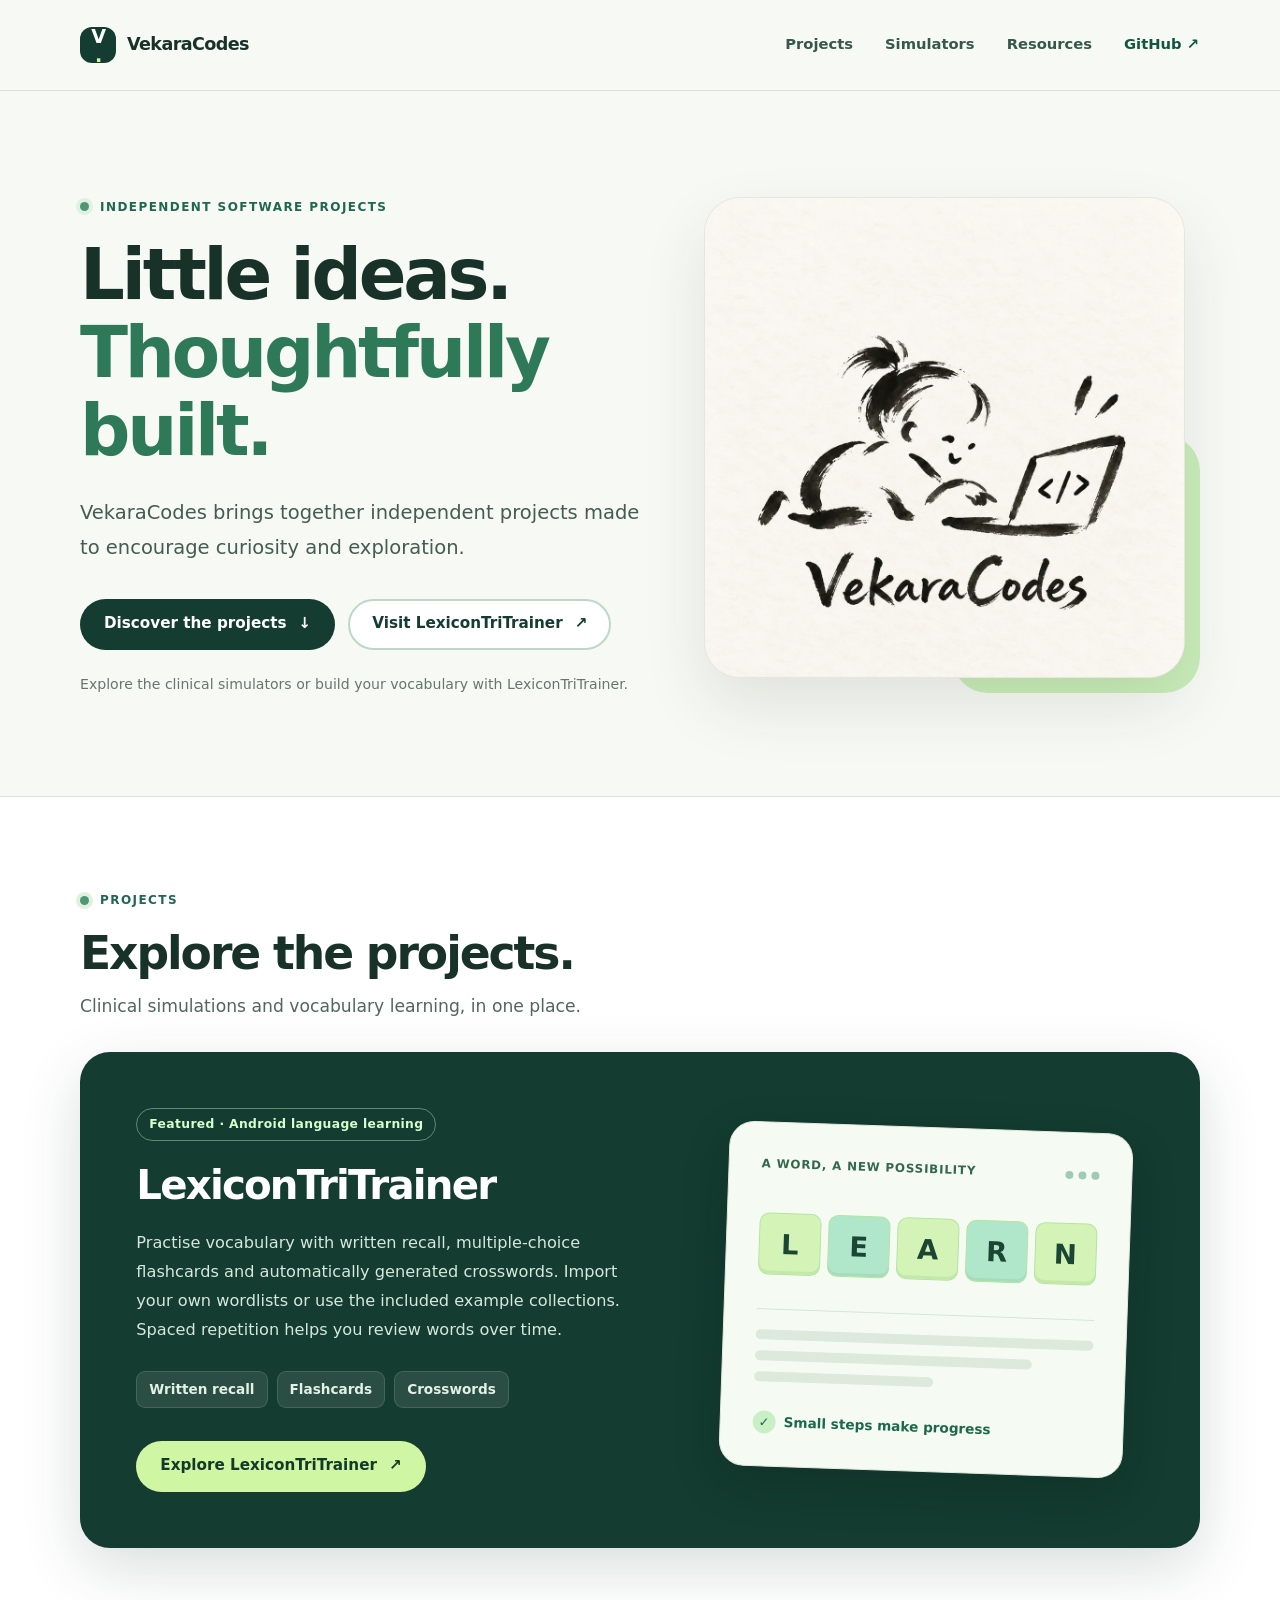
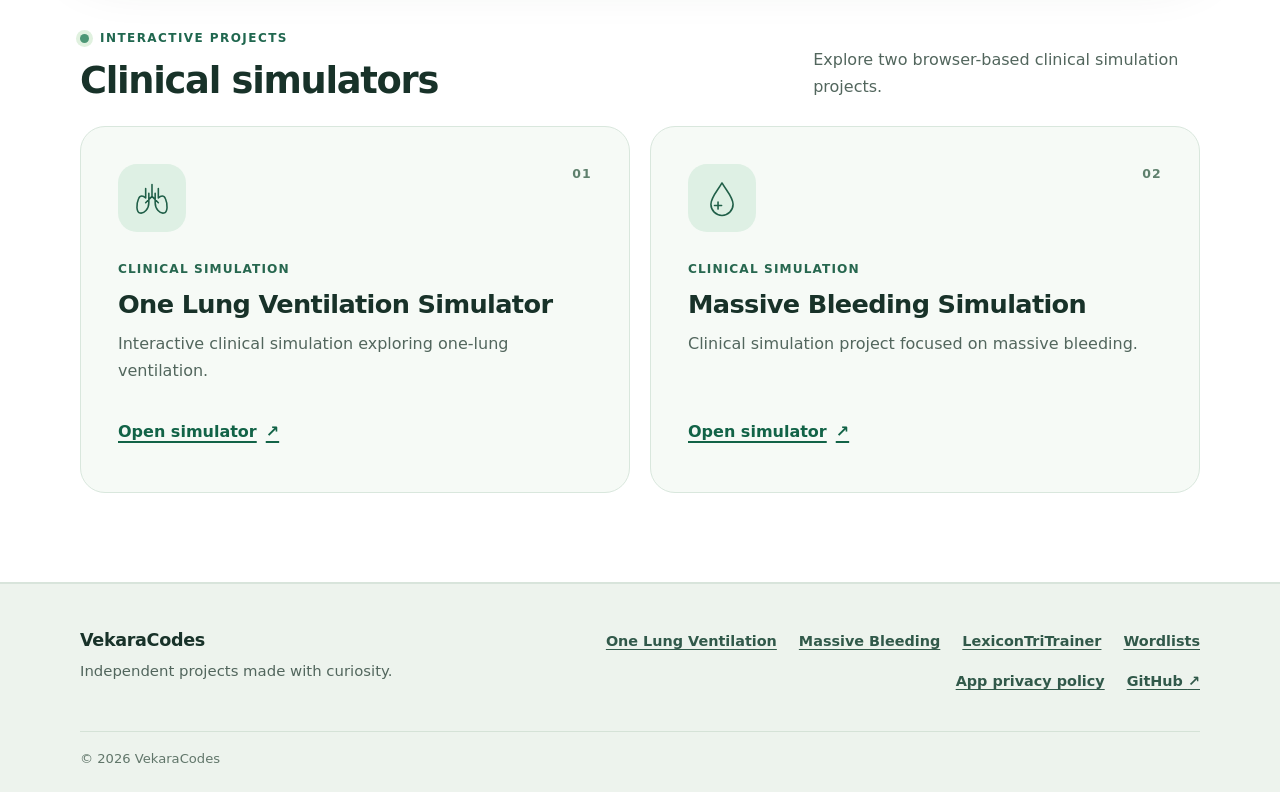
<file: index.html>
<!doctype html>
<html lang="en">
<head>
  <meta charset="utf-8">
  <meta name="viewport" content="width=device-width, initial-scale=1">
  <meta name="description" content="VekaraCodes, test lab for experimental projects.">
  <meta name="theme-color" content="#f7f9f5">
  <meta name="color-scheme" content="light">
  <title>VekaraCodes — Little ideas, thoughtfully built</title>
  <link rel="stylesheet" href="assets/vekaracodes-home.css">
</head>
<body>
  <a class="skip-link" href="#main-content">Skip to main content</a>

  <header class="site-header">
    <div class="container nav-wrap">
      <a class="site-brand" href="./" aria-label="VekaraCodes homepage">
        <span class="brand-symbol" aria-hidden="true">V<span class="brand-dot">.</span></span>
        <span>VekaraCodes</span>
      </a>
      <nav aria-label="Main navigation" class="site-nav">
        <a href="#projects">Projects</a>
        <a href="#simulators">Simulators</a>
        <a href="#resources">Resources</a>
        <a class="nav-external" href="https://github.com/VekaraCodes" target="_blank" rel="noopener noreferrer">GitHub <span aria-hidden="true">↗</span></a>
      </nav>
    </div>
  </header>

  <main id="main-content">
    <section class="hero" aria-labelledby="hero-title">
      <div class="container hero-grid">
        <div class="hero-copy">
          <p class="eyebrow"><span class="eyebrow-marker" aria-hidden="true"></span> Independent software projects</p>
          <h1 id="hero-title">Little ideas.<br><span>Thoughtfully built.</span></h1>
          <p class="hero-description">VekaraCodes brings together independent projects made to encourage curiosity and exploration.</p>
          <div class="hero-actions">
            <a class="button button-primary" href="#projects">Discover the projects <span aria-hidden="true">↓</span></a>
            <a class="button button-outline" href="lexicontritrainer/">Visit LexiconTriTrainer <span aria-hidden="true">↗</span></a>
          </div>
          <p class="hero-caption">Explore the clinical simulators or build your vocabulary with LexiconTriTrainer.</p>
        </div>
        <div class="logo-composition">
          <div class="logo-image-wrap">
            <img src="assets/vekaracodes-logo.webp" alt="VekaraCodes logo: a playful brushstroke drawing of a child coding at a laptop, with VekaraCodes written below" width="1024" height="1024" fetchpriority="high" decoding="async">
          </div>
          <div class="logo-accent" aria-hidden="true"></div>
        </div>
      </div>
    </section>

    <section class="featured section" id="projects" aria-labelledby="projects-title">
      <div class="container">
        <div class="section-intro">
          <p class="eyebrow"><span class="eyebrow-marker" aria-hidden="true"></span> Projects</p>
          <h2 id="projects-title">Explore the projects.</h2>
          <p>Clinical simulations and vocabulary learning, in one place.</p>
        </div>
        <article class="project-panel" aria-labelledby="lexicon-title">
          <div class="project-content">
            <span class="project-type">Featured · Android language learning</span>
            <h3 id="lexicon-title">LexiconTriTrainer</h3>
            <p>Practise vocabulary with written recall, multiple-choice flashcards and automatically generated crosswords. Import your own wordlists or use the included example collections. Spaced repetition helps you review words over time.</p>
            <div class="project-modes" aria-label="Training modes">
              <span>Written recall</span>
              <span>Flashcards</span>
              <span>Crosswords</span>
            </div>
            <a class="button button-light" href="lexicontritrainer/">Explore LexiconTriTrainer <span aria-hidden="true">↗</span></a>
          </div>
          <div class="project-illustration" aria-hidden="true">
            <div class="mini-window">
              <div class="mini-window-head"><span class="mini-caption">A word, a new possibility</span><span class="mini-dots"><i></i><i></i><i></i></span></div>
              <div class="letter-tiles">
                <span>L</span><span>E</span><span>A</span><span>R</span><span>N</span>
              </div>
              <div class="mini-divider"></div>
              <div class="mini-lines"><i></i><i></i><i></i></div>
              <div class="mini-check"><span aria-hidden="true">✓</span> Small steps make progress</div>
            </div>
          </div>
        </article>

        <div class="simulation-section" id="simulators" aria-labelledby="simulators-title">
          <div class="simulation-heading">
            <div>
              <p class="eyebrow"><span class="eyebrow-marker" aria-hidden="true"></span> Interactive projects</p>
              <h3 id="simulators-title">Clinical simulators</h3>
            </div>
            <p>Explore two browser-based clinical simulation projects.</p>
          </div>
          <div class="simulation-grid">
            <article class="simulation-card" aria-labelledby="lung-title">
              <div class="simulation-card-top">
                <div class="simulation-icon" aria-hidden="true">
                  <svg viewBox="0 0 48 48" fill="none" stroke="currentColor" stroke-width="2" stroke-linecap="round" stroke-linejoin="round">
                    <path d="M24 7v15m0 0-8 8m8-8 8 8M16 12v12c-3-3-7-4-9 1-3 7-3 17 2 18 5 1 11-5 11-13V18m12-6v12c3-3 7-4 9 1 3 7 3 17-2 18-5 1-11-5-11-13V18"/>
                  </svg>
                </div>
                <span class="simulation-number">01</span>
              </div>
              <p class="simulation-tag">Clinical simulation</p>
              <h4 id="lung-title">One Lung Ventilation Simulator</h4>
              <p>Interactive clinical simulation exploring one-lung ventilation.</p>
              <a class="card-link" href="OneLungVentilation.html">Open simulator <span aria-hidden="true">↗</span></a>
            </article>
            <article class="simulation-card" aria-labelledby="bleed-title">
              <div class="simulation-card-top">
                <div class="simulation-icon" aria-hidden="true">
                  <svg viewBox="0 0 48 48" fill="none" stroke="currentColor" stroke-width="2" stroke-linecap="round" stroke-linejoin="round">
                    <path d="M24 5C19 14 10 23 10 32a14 14 0 0 0 28 0C38 23 29 14 24 5Z"/>
                    <path d="M19 29v9m-4.5-4.5h9"/>
                  </svg>
                </div>
                <span class="simulation-number">02</span>
              </div>
              <p class="simulation-tag">Clinical simulation</p>
              <h4 id="bleed-title">Massive Bleeding Simulation</h4>
              <p>Clinical simulation project focused on massive bleeding.</p>
              <a class="card-link" href="MassiveBleed.html">Open simulator <span aria-hidden="true">↗</span></a>
            </article>
          </div>
        </div>
      </div>
    </section>

  <footer class="site-footer">
    <div class="container footer-content">
      <div>
        <strong>VekaraCodes</strong>
        <p>Independent projects made with curiosity.</p>
      </div>
      <nav aria-label="Footer navigation" class="footer-links">
        <a href="OneLungVentilation.html">One Lung Ventilation</a>
        <a href="MassiveBleed.html">Massive Bleeding</a>
        <a href="lexicontritrainer/">LexiconTriTrainer</a>
        <a href="lexicontritrainer/wordlists/">Wordlists</a>
        <a href="lexicontritrainer/privacy-policy.html">App privacy policy</a>
        <a href="https://github.com/VekaraCodes" target="_blank" rel="noopener noreferrer">GitHub <span aria-hidden="true">↗</span></a>
      </nav>
    </div>
    <div class="container footer-bottom">© 2026 VekaraCodes</div>
  </footer>
</body>
</html>
</file>
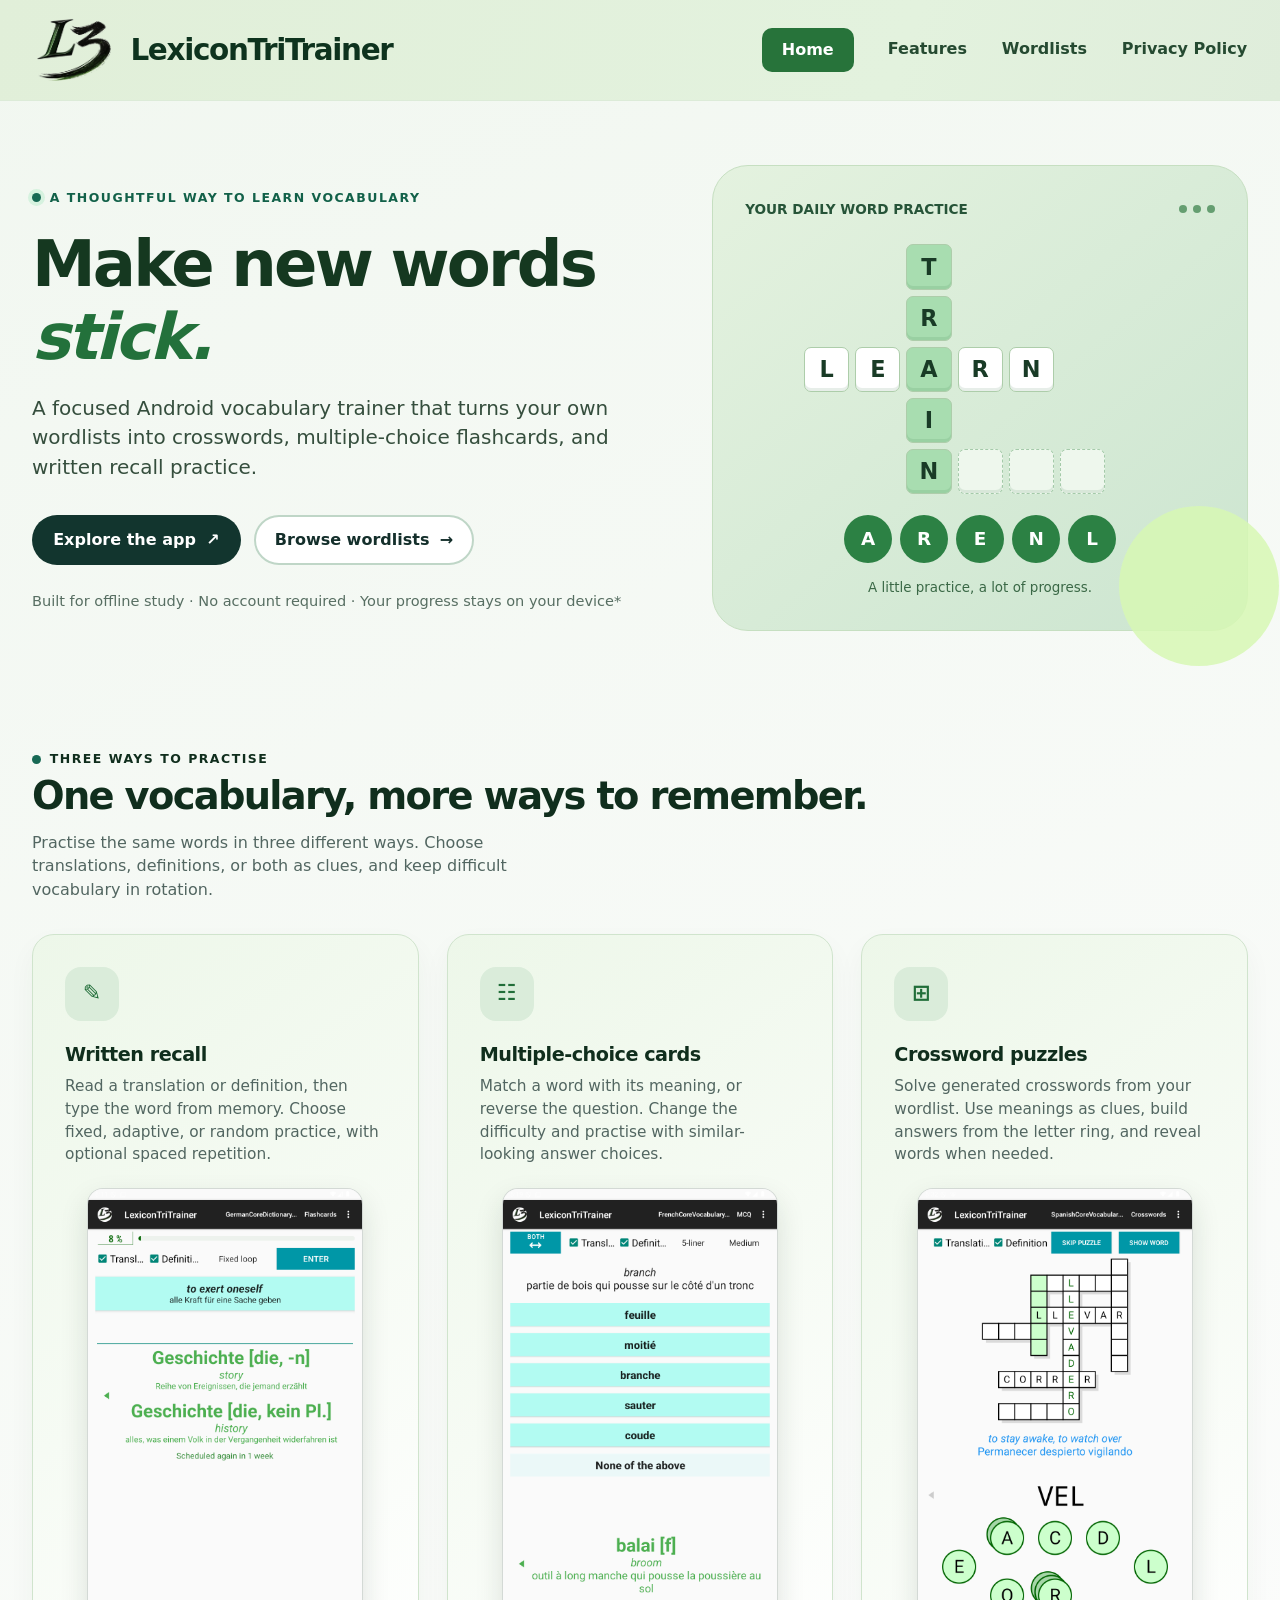
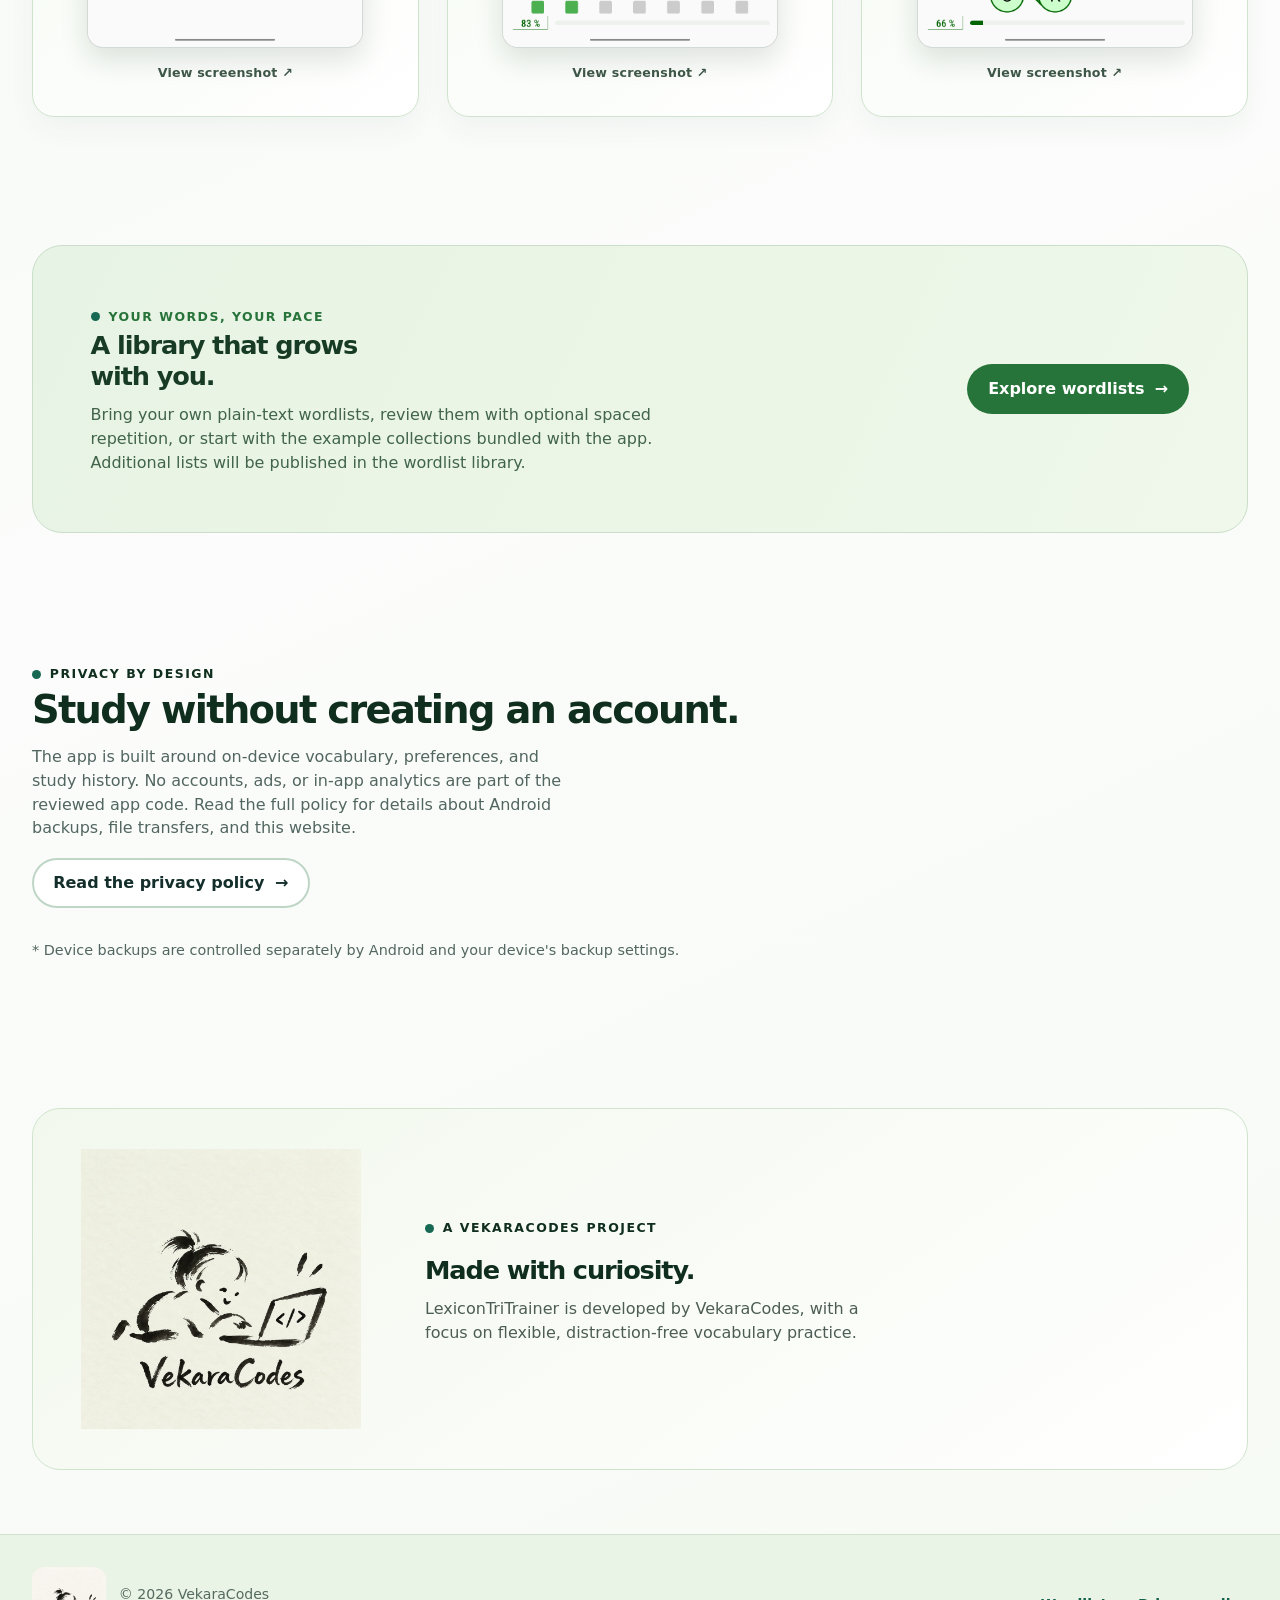
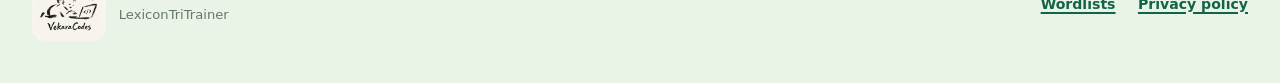
<file: lexicontritrainer/index.html>
<!DOCTYPE html>

<html lang="en">
<head>
<meta charset="utf-8"/>
<meta content="width=device-width, initial-scale=1" name="viewport"/>
<meta content="LexiconTriTrainer is a local-first Android vocabulary trainer with crosswords, flashcards, written recall, and spaced repetition." name="description"/>
<meta content="#e1efd9" name="theme-color"/>
<title>LexiconTriTrainer — Make new words stick</title>
<link href="./assets/site.css?v=7" rel="stylesheet"/>
<style>
/* Screenshot gallery: scoped to the features section so the existing theme,
   site header, hero, navigation, and other sections remain unchanged. */
#features .screenshot-features {
  display: grid;
  grid-template-columns: repeat(3, minmax(0, 1fr));
  align-items: stretch;
  gap: clamp(1rem, 2.2vw, 1.75rem);
}
#features .mode-card {
  box-sizing: border-box;
  display: flex;
  flex-direction: column;
  min-width: 0;
}
#features .mode-card .mode-copy { flex: 0 0 auto; }
#features .mode-card h3 { margin-bottom: 0.6rem; }
#features .mode-card .mode-copy p { margin-bottom: 1.1rem; }
#features .mode-preview {
  display: block;
  margin-top: auto;
  padding-top: 0.25rem;
  color: inherit;
  text-decoration: none;
  text-align: center;
}
#features .mode-screenshot {
  display: block;
  box-sizing: border-box;
  width: 100%;
  max-width: 276px;
  height: auto;
  margin-inline: auto;
  border: 1px solid rgba(23, 55, 34, 0.16);
  border-radius: 16px;
  background: #f8f8f8;
  box-shadow: 0 12px 28px rgba(22, 48, 30, 0.13);
  transition: transform 180ms ease, box-shadow 180ms ease;
}
#features .mode-preview:hover .mode-screenshot {
  transform: translateY(-3px);
  box-shadow: 0 17px 32px rgba(22, 48, 30, 0.2);
}
#features .mode-preview:focus-visible {
  outline: 3px solid #1b8f61;
  outline-offset: 5px;
  border-radius: 10px;
}
#features .preview-caption {
  display: block;
  margin-top: 0.9rem;
  font-size: 0.79rem;
  font-weight: 600;
  letter-spacing: 0.015em;
  opacity: 0.8;
}
@media (max-width: 850px) {
  #features .screenshot-features { grid-template-columns: 1fr; }
  #features .mode-card {
    display: grid;
    grid-template-columns: minmax(0, 1fr) minmax(160px, 0.8fr);
    align-items: center;
    column-gap: clamp(1rem, 5vw, 2.5rem);
  }
  #features .mode-preview { margin-top: 0; padding-top: 0; }
  #features .mode-screenshot { max-width: 245px; }
}
@media (max-width: 520px) {
  #features .mode-card { display: flex; }
  #features .mode-screenshot { max-width: 245px; }
}
@media (prefers-reduced-motion: reduce) {
  #features .mode-screenshot { transition: none; }
  #features .mode-preview:hover .mode-screenshot { transform: none; }
}
</style>
</head>
<body class="lt-home wl-v5">
<a class="skip-link" href="#main">Skip to main content</a>
<header class="site-header">
<div class="shell header-inner">
<a aria-label="LexiconTriTrainer home" class="brand" href="./">
<img alt="" class="brand-logo" decoding="async" height="70" src="./assets/lexicontritrainer-logo.webp?v=7" width="84"/>
<span>LexiconTriTrainer</span>
</a>
<nav aria-label="Main navigation" class="site-nav">
<a aria-current="page" href="./">Home</a>
<a href="./#features">Features</a>
<a href="./wordlists/">Wordlists</a>
<a href="./privacy-policy.html">Privacy Policy</a>

</nav>
</div>
</header>
<main id="main">
<section aria-labelledby="hero-title" class="hero">
<div class="shell hero-grid">
<div>
<span class="eyebrow">A thoughtful way to learn vocabulary</span>
<h1 id="hero-title">Make new words <em>stick.</em></h1>
<p class="lede">A focused Android vocabulary trainer that turns your own wordlists into crosswords, multiple-choice flashcards, and written recall practice.</p>
<div class="hero-actions">
<a class="button button-primary" href="#features">Explore the app <span aria-hidden="true">↗</span></a>
<a class="button button-secondary" href="wordlists/">Browse wordlists <span aria-hidden="true">→</span></a>
</div>
<p class="hero-note">Built for offline study · No account required · Your progress stays on your device*</p>
</div>
<div aria-label="Illustration of a crossword puzzle with green letter tiles spelling words and a row of letter choices. This is a stylized illustration, not an app screenshot." class="hero-art" role="img">
<div aria-hidden="true" class="art-head"><span>YOUR DAILY WORD PRACTICE</span><span class="art-dots"><i></i><i></i><i></i></span></div>
<div aria-hidden="true" class="art-grid">
<span class="cell transparent"></span><span class="cell transparent"></span><span class="cell soft">T</span><span class="cell transparent"></span><span class="cell transparent"></span><span class="cell transparent"></span><span class="cell transparent"></span>
<span class="cell transparent"></span><span class="cell transparent"></span><span class="cell soft">R</span><span class="cell transparent"></span><span class="cell transparent"></span><span class="cell transparent"></span><span class="cell transparent"></span>
<span class="cell">L</span><span class="cell">E</span><span class="cell soft">A</span><span class="cell">R</span><span class="cell">N</span><span class="cell transparent"></span><span class="cell transparent"></span>
<span class="cell transparent"></span><span class="cell transparent"></span><span class="cell soft">I</span><span class="cell transparent"></span><span class="cell transparent"></span><span class="cell transparent"></span><span class="cell transparent"></span>
<span class="cell transparent"></span><span class="cell transparent"></span><span class="cell soft">N</span><span class="cell outline"></span><span class="cell outline"></span><span class="cell outline"></span><span class="cell transparent"></span>
</div>
<div aria-hidden="true" class="art-answer"><span>A</span><span>R</span><span>E</span><span>N</span><span>L</span></div>
<p aria-hidden="true" class="art-caption">A little practice, a lot of progress.</p>
</div>
</div>
</section>
<section aria-labelledby="features-title" class="section" id="features">
<div class="shell">
<div class="section-heading">
<span class="eyebrow">Three ways to practise</span>
<h2 id="features-title">One vocabulary, more ways to remember.</h2>
<p>Practise the same words in three different ways. Choose translations, definitions, or both as clues, and keep difficult vocabulary in rotation.</p>
</div>
<div class="features screenshot-features">
<article class="feature-card mode-card">
<div class="mode-copy">
<div aria-hidden="true" class="feature-icon">✎</div>
<h3>Written recall</h3>
<p>Read a translation or definition, then type the word from memory. Choose fixed, adaptive, or random practice, with optional spaced repetition.</p>
</div>
<a class="mode-preview" href="./assets/screenshots/written-recall.png" target="_blank" rel="noopener noreferrer" aria-label="View the written recall screenshot at full size">
<img class="mode-screenshot" src="./assets/screenshots/written-recall.png" width="800" height="1340" loading="lazy" decoding="async" alt="Written recall screen showing a German vocabulary prompt, a correctly typed answer, and the next scheduled review."/>
<span class="preview-caption">View screenshot ↗</span>
</a>
</article>
<article class="feature-card mode-card">
<div class="mode-copy">
<div aria-hidden="true" class="feature-icon">☷</div>
<h3>Multiple-choice cards</h3>
<p>Match a word with its meaning, or reverse the question. Change the difficulty and practise with similar-looking answer choices.</p>
</div>
<a class="mode-preview" href="./assets/screenshots/multiple-choice.png" target="_blank" rel="noopener noreferrer" aria-label="View the multiple-choice screenshot at full size">
<img class="mode-screenshot" src="./assets/screenshots/multiple-choice.png" width="800" height="1340" loading="lazy" decoding="async" alt="Multiple-choice screen with a French definition, five word options, a none-of-the-above choice, and progress indicators."/>
<span class="preview-caption">View screenshot ↗</span>
</a>
</article>
<article class="feature-card mode-card">
<div class="mode-copy">
<div aria-hidden="true" class="feature-icon">⊞</div>
<h3>Crossword puzzles</h3>
<p>Solve generated crosswords from your wordlist. Use meanings as clues, build answers from the letter ring, and reveal words when needed.</p>
</div>
<a class="mode-preview" href="./assets/screenshots/crosswords.png" target="_blank" rel="noopener noreferrer" aria-label="View the crossword screenshot at full size">
<img class="mode-screenshot" src="./assets/screenshots/crosswords.png" width="800" height="1340" loading="lazy" decoding="async" alt="Spanish crossword game showing intersecting words, a highlighted clue, and a ring of letters used to form answers."/>
<span class="preview-caption">View screenshot ↗</span>
</a>
</article>
</div>
</div>
</section>
<section aria-labelledby="why-title" class="section">
<div class="shell">
<div class="banner">
<div><span class="eyebrow" style="color:#c5ff93">Your words, your pace</span><h2 id="why-title">A library that grows with you.</h2><p>Bring your own plain-text wordlists, review them with optional spaced repetition, or start with the example collections bundled with the app. Additional lists will be published in the wordlist library.</p></div>
<a class="button" href="wordlists/">Explore wordlists <span aria-hidden="true">→</span></a>
</div>
</div>
</section>
<section aria-labelledby="privacy-title" class="section">
<div class="shell">
<div class="section-heading"><span class="eyebrow">Privacy by design</span><h2 id="privacy-title">Study without creating an account.</h2><p>The app is built around on-device vocabulary, preferences, and study history. No accounts, ads, or in-app analytics are part of the reviewed app code. Read the full policy for details about Android backups, file transfers, and this website.</p><a class="button button-secondary" href="privacy-policy.html">Read the privacy policy <span aria-hidden="true">→</span></a></div>
<p class="small">* Device backups are controlled separately by Android and your device's backup settings.</p>
</div>
</section>
<section aria-labelledby="maker-title" class="section maker-section">
<div class="shell">
<div class="maker-panel">
<img alt="VekaraCodes — ink-brush illustration of a child coding on a laptop" class="maker-logo" decoding="async" height="1000" loading="lazy" src="assets/vekaracodes-logo.webp" width="1000"/>
<div class="maker-copy">
<span class="eyebrow">A VekaraCodes project</span>
<h2 id="maker-title">Made with curiosity.</h2>
<p>LexiconTriTrainer is developed by VekaraCodes, with a focus on flexible, distraction-free vocabulary practice.</p>

</div>
</div>
</div>
</section>
</main>
<footer class="site-footer"><div class="shell footer-inner"><div class="footer-attribution"><span class="footer-logo-link"><img alt="VekaraCodes brush-stroke logo" decoding="async" height="74" loading="lazy" src="assets/vekaracodes-logo.webp" width="74"/></span><span>© 2026 VekaraCodes<br/><small>LexiconTriTrainer</small></span></div><nav aria-label="Footer navigation" class="footer-links"><a href="wordlists/">Wordlists</a><a href="privacy-policy.html">Privacy policy</a></nav></div></footer>
</body>
</html>
</file>
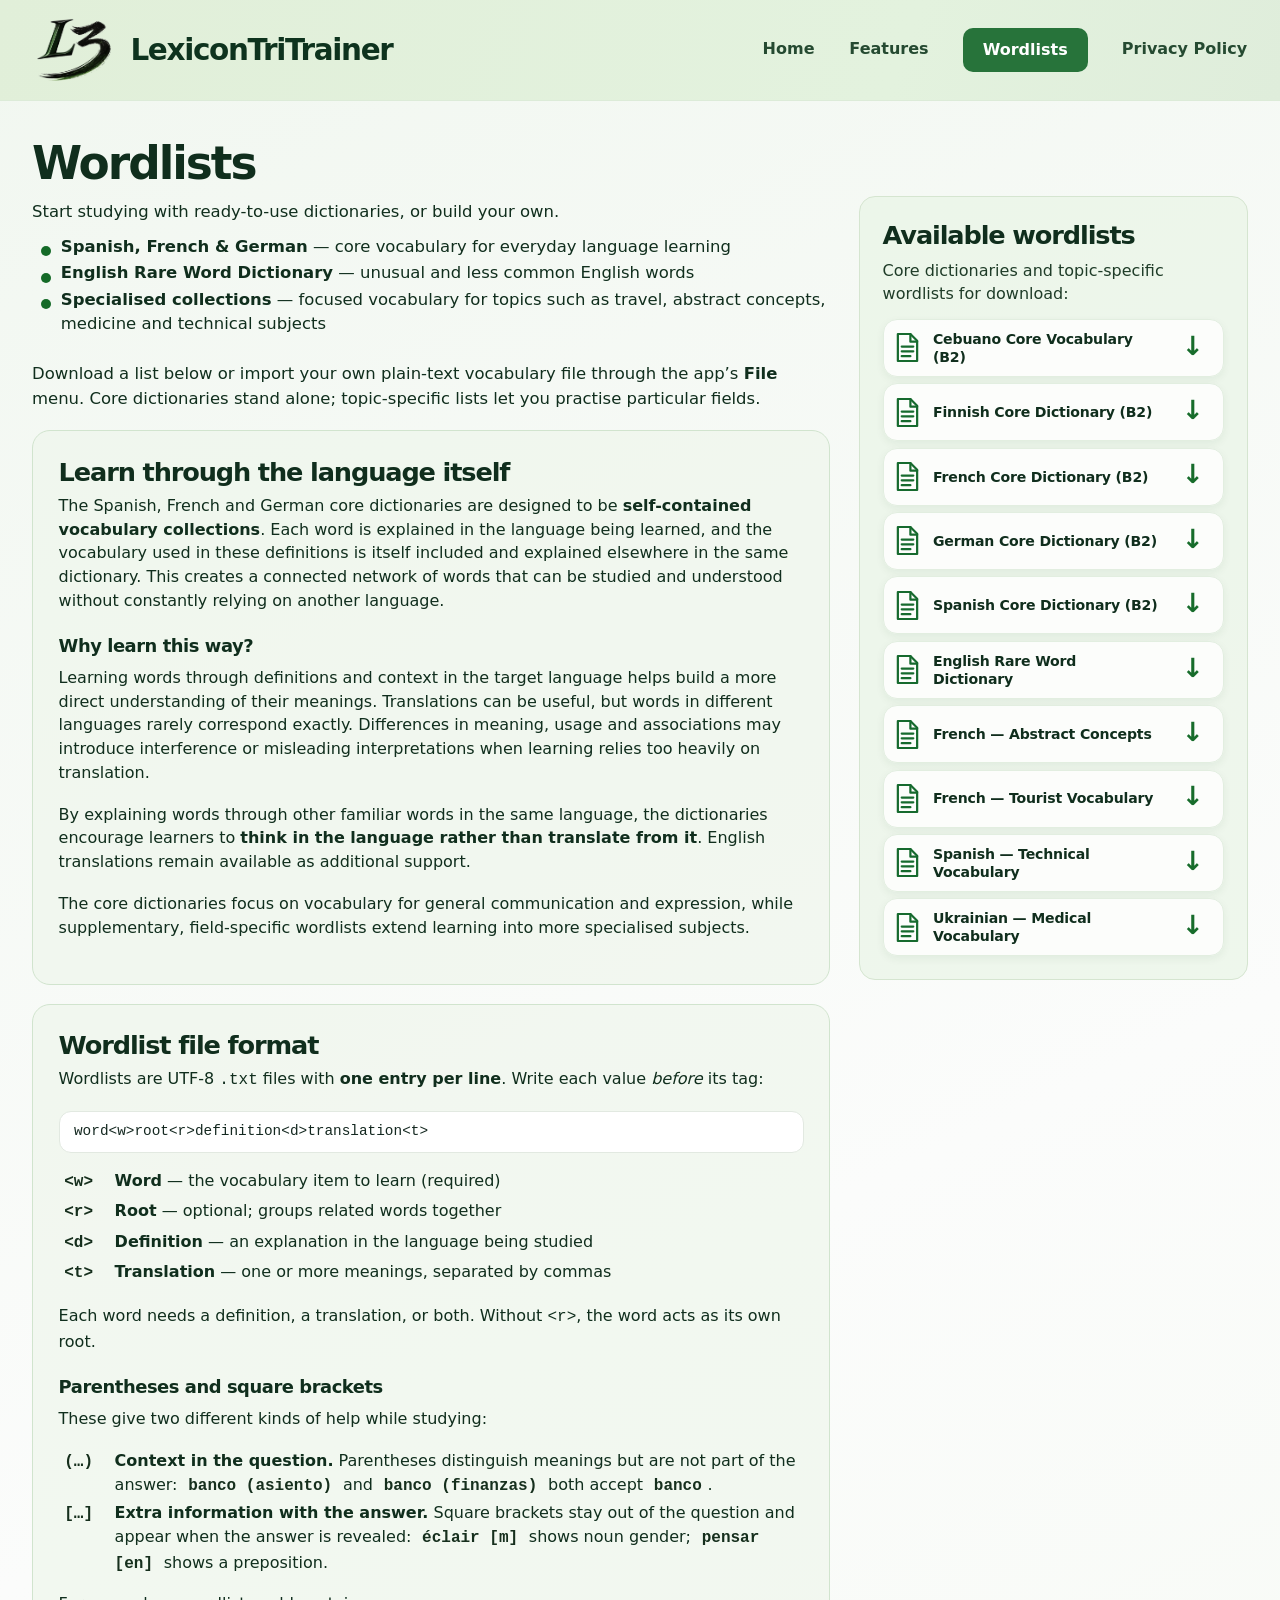
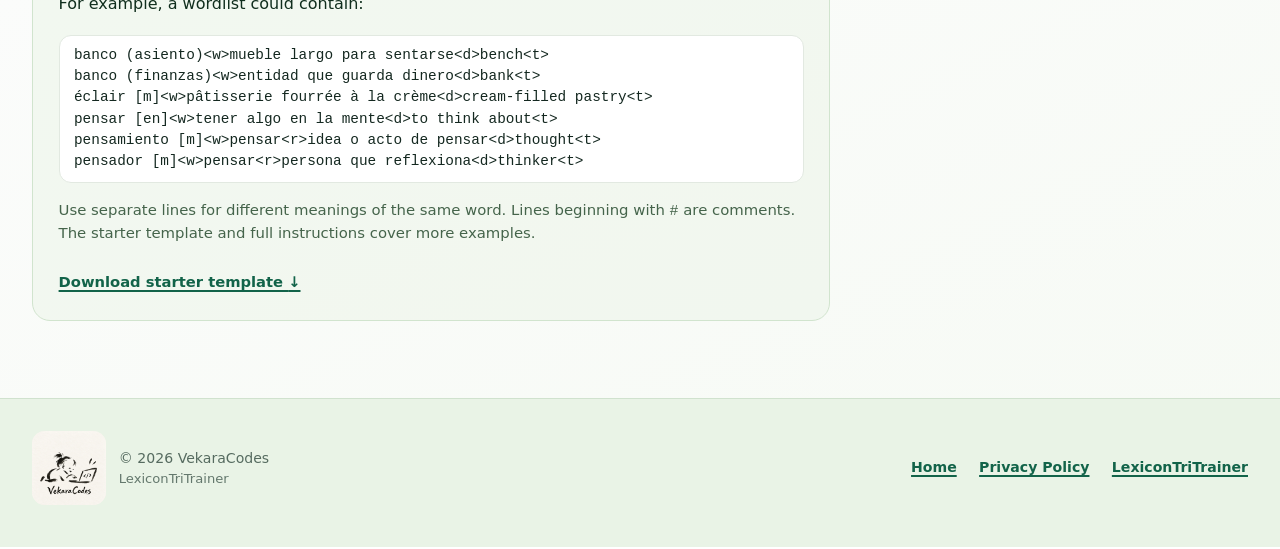
<file: lexicontritrainer/wordlists/index.html>
<!DOCTYPE html>

<html lang="en">
<head>
<meta charset="utf-8"/>
<meta content="width=device-width, initial-scale=1" name="viewport"/>
<meta content="Download vocabulary lists and learn the simple LexiconTriTrainer wordlist format." name="description"/>
<meta content="#e1efd9" name="theme-color"/>
<title>Wordlists — LexiconTriTrainer</title>
<link href="../assets/site.css?v=7" rel="stylesheet"/>
<script defer="" src="../assets/wordlists.js"></script>
<style>
/* Wordlist format clarification; inherits the original site theme. */
.wl-format-panel h3 { margin: 1.5rem 0 0.6rem; font-size: 1.12rem; }
.wl-format-panel .wl-code { overflow-x: auto; }
.wl-format-panel .wl-tag-list span { overflow-wrap: anywhere; }
</style>
</head>
<body class="lt-wordlists wl-v5">
<a class="skip-link" href="#main">Skip to main content</a>
<header class="site-header">
<div class="shell header-inner">
<a aria-label="LexiconTriTrainer home" class="brand" href="../">
<img alt="" class="brand-logo" decoding="async" height="70" src="../assets/lexicontritrainer-logo.webp?v=7" width="84"/>
<span>LexiconTriTrainer</span>
</a>
<nav aria-label="Main navigation" class="site-nav">
<a href="../">Home</a>
<a href="../#features">Features</a>
<a aria-current="page" href="./">Wordlists</a>
<a href="../privacy-policy.html">Privacy Policy</a>

</nav>
</div>
</header>
<main class="shell wl-main" id="main">
<div class="wl-layout">
<div class="wl-left">
<section aria-labelledby="wl-title" class="wl-intro">
<h1 id="wl-title">Wordlists</h1>
<p class="wl-lead">Start studying with ready-to-use dictionaries, or build your own.</p>
<ul class="wl-bullets">
<li><strong>Spanish, French &amp; German</strong> — core vocabulary for everyday language learning</li>
<li><strong>English Rare Word Dictionary</strong> — unusual and less common English words</li>
<li><strong>Specialised collections</strong> — focused vocabulary for topics such as travel, abstract concepts, medicine and technical subjects</li>
</ul>
<p>Download a list below or import your own plain-text vocabulary file through the app’s <strong>File</strong> menu. Core dictionaries stand alone; topic-specific lists let you practise particular fields.</p>
</section>
<section aria-labelledby="approach-title" class="wl-format-panel" id="approach">
<div class="wl-section-top">
<div><h2 id="approach-title">Learn through the language itself</h2></div>
</div>
<p>The Spanish, French and German core dictionaries are designed to be <strong>self-contained vocabulary collections</strong>. Each word is explained in the language being learned, and the vocabulary used in these definitions is itself included and explained elsewhere in the same dictionary. This creates a connected network of words that can be studied and understood without constantly relying on another language.</p>
<h3>Why learn this way?</h3>
<p>Learning words through definitions and context in the target language helps build a more direct understanding of their meanings. Translations can be useful, but words in different languages rarely correspond exactly. Differences in meaning, usage and associations may introduce interference or misleading interpretations when learning relies too heavily on translation.</p>
<p>By explaining words through other familiar words in the same language, the dictionaries encourage learners to <strong>think in the language rather than translate from it</strong>. English translations remain available as additional support.</p>
<p>The core dictionaries focus on vocabulary for general communication and expression, while supplementary, field-specific wordlists extend learning into more specialised subjects.</p>
</section>
<section aria-labelledby="format-title" class="wl-format-panel" id="format">
<div class="wl-section-top">
<div><h2 id="format-title">Wordlist file format</h2></div>
</div>
<p>Wordlists are UTF-8 <code>.txt</code> files with <strong>one entry per line</strong>. Write each value <em>before</em> its tag:</p>
<pre class="wl-code"><code>word&lt;w&gt;root&lt;r&gt;definition&lt;d&gt;translation&lt;t&gt;</code></pre>
<ul class="wl-tag-list">
<li><code>&lt;w&gt;</code><span><strong>Word</strong> — the vocabulary item to learn (required)</span></li>
<li><code>&lt;r&gt;</code><span><strong>Root</strong> — optional; groups related words together</span></li>
<li><code>&lt;d&gt;</code><span><strong>Definition</strong> — an explanation in the language being studied</span></li>
<li><code>&lt;t&gt;</code><span><strong>Translation</strong> — one or more meanings, separated by commas</span></li>
</ul>
<p>Each word needs a definition, a translation, or both. Without <code>&lt;r&gt;</code>, the word acts as its own root.</p>
<h3>Parentheses and square brackets</h3>
<p>These give two different kinds of help while studying:</p>
<ul class="wl-tag-list">
<li><code>(…)</code><span><strong>Context in the question.</strong> Parentheses distinguish meanings but are not part of the answer: <code>banco (asiento)</code> and <code>banco (finanzas)</code> both accept <code>banco</code>.</span></li>
<li><code>[…]</code><span><strong>Extra information with the answer.</strong> Square brackets stay out of the question and appear when the answer is revealed: <code>éclair [m]</code> shows noun gender; <code>pensar [en]</code> shows a preposition.</span></li>
</ul>
<p>For example, a wordlist could contain:</p>
<pre class="wl-code"><code>banco (asiento)&lt;w&gt;mueble largo para sentarse&lt;d&gt;bench&lt;t&gt;
banco (finanzas)&lt;w&gt;entidad que guarda dinero&lt;d&gt;bank&lt;t&gt;
éclair [m]&lt;w&gt;pâtisserie fourrée à la crème&lt;d&gt;cream-filled pastry&lt;t&gt;
pensar [en]&lt;w&gt;tener algo en la mente&lt;d&gt;to think about&lt;t&gt;
pensamiento [m]&lt;w&gt;pensar&lt;r&gt;idea o acto de pensar&lt;d&gt;thought&lt;t&gt;
pensador [m]&lt;w&gt;pensar&lt;r&gt;persona que reflexiona&lt;d&gt;thinker&lt;t&gt;</code></pre>
<p class="wl-small">Use separate lines for different meanings of the same word. Lines beginning with <code>#</code> are comments. The starter template and full instructions cover more examples.</p>
<div class="wl-resource-links">
<a download="" href="wordlist-template.txt">Download starter template <span aria-hidden="true">↓</span></a>
</div>
</section>
</div>
<aside aria-labelledby="wl-library-title" class="wl-library">
<div class="wl-library-header">
<h2 id="wl-library-title">Available wordlists</h2>
<p>Core dictionaries and topic-specific wordlists for download:</p>
</div>
<div aria-live="polite" id="wordlist-catalog">
<div class="file-list">
<article class="file-row">
<div class="wl-file-details"><h3>Cebuano Core Vocabulary (B2)</h3><p>Self-contained B2 core vocabulary for Cebuano.</p></div>
<a aria-label="Download Cebuano Core Vocabulary (B2) as a text file" class="wl-file-download" download="CebuanoCoreVocabularyB2.txt" href="CebuanoCoreVocabularyB2.txt">Download .txt</a>
</article>
<article class="file-row">
<div class="wl-file-details"><h3>Finnish Core Dictionary (B2)</h3><p>Self-contained B2 core vocabulary for Finnish.</p></div>
<a aria-label="Download Finnish Core Dictionary (B2) as a text file" class="wl-file-download" download="FinnishCoreDictionaryB2.txt" href="FinnishCoreDictionaryB2.txt">Download .txt</a>
</article>
<article class="file-row">
<div class="wl-file-details"><h3>French Core Dictionary (B2)</h3><p>Self-contained B2 core vocabulary for French.</p></div>
<a aria-label="Download French Core Dictionary (B2) as a text file" class="wl-file-download" download="FrenchCoreDictionaryB2.txt" href="FrenchCoreDictionaryB2.txt">Download .txt</a>
</article>
<article class="file-row">
<div class="wl-file-details"><h3>German Core Dictionary (B2)</h3><p>Self-contained B2 core vocabulary for German.</p></div>
<a aria-label="Download German Core Dictionary (B2) as a text file" class="wl-file-download" download="GermanCoreDictionaryB2.txt" href="GermanCoreDictionaryB2.txt">Download .txt</a>
</article>
<article class="file-row">
<div class="wl-file-details"><h3>Spanish Core Dictionary (B2)</h3><p>Self-contained B2 core vocabulary for Spanish.</p></div>
<a aria-label="Download Spanish Core Dictionary (B2) as a text file" class="wl-file-download" download="SpanishCoreDictionaryB2.txt" href="SpanishCoreDictionaryB2.txt">Download .txt</a>
</article>
<article class="file-row">
<div class="wl-file-details"><h3>English Rare Word Dictionary</h3><p>Supplementary collection of rare and less common English words.</p></div>
<a aria-label="Download English Rare Word Dictionary as a text file" class="wl-file-download" download="EnglishRareWordDictionary.txt" href="EnglishRareWordDictionary.txt">Download .txt</a>
</article>
<article class="file-row">
<div class="wl-file-details"><h3>French — Abstract Concepts</h3><p>Supplementary French vocabulary focusing on abstract concepts.</p></div>
<a aria-label="Download French — Abstract Concepts as a text file" class="wl-file-download" download="French_AbstractConcepts.txt" href="French_AbstractConcepts.txt">Download .txt</a>
</article>
<article class="file-row">
<div class="wl-file-details"><h3>French — Tourist Vocabulary</h3><p>Supplementary French vocabulary for travel and tourism.</p></div>
<a aria-label="Download French — Tourist Vocabulary as a text file" class="wl-file-download" download="French_TouristVocabulary.txt" href="French_TouristVocabulary.txt">Download .txt</a>
</article>
<article class="file-row">
<div class="wl-file-details"><h3>Russian — Medical Vocabulary</h3><p>Supplementary Russian vocabulary for medical contexts.</p></div>
<a aria-label="Download Russian — Medical Vocabulary as a text file" class="wl-file-download" download="Russian_MedicalVocabulary.txt" href="Russian_MedicalVocabulary.txt">Download .txt</a>
</article>
<article class="file-row">
<div class="wl-file-details"><h3>Spanish — Technical Vocabulary</h3><p>Supplementary Spanish vocabulary covering technical terminology.</p></div>
<a aria-label="Download Spanish — Technical Vocabulary as a text file" class="wl-file-download" download="Spanish_TechnicalVocabulary.txt" href="Spanish_TechnicalVocabulary.txt">Download .txt</a>
</article>
<article class="file-row">
<div class="wl-file-details"><h3>Ukrainian — Medical Vocabulary</h3><p>Supplementary Ukrainian vocabulary for medical contexts.</p></div>
<a aria-label="Download Ukrainian — Medical Vocabulary as a text file" class="wl-file-download" download="Ukrainian_MedicalVocabulary.txt" href="Ukrainian_MedicalVocabulary.txt">Download .txt</a>
</article>
</div>
</div>
</aside>
</div>
</main>
<footer class="site-footer"><div class="shell footer-inner">
<div class="footer-attribution"><span class="footer-logo-link"><img alt="VekaraCodes brushstroke logo" height="74" loading="lazy" src="../assets/vekaracodes-logo.webp" width="74"/></span><span>© 2026 VekaraCodes<br/><small>LexiconTriTrainer</small></span></div>
<nav aria-label="Footer navigation" class="footer-links"><a href="../">Home</a><a href="../privacy-policy.html">Privacy Policy</a><a href="../">LexiconTriTrainer</a></nav>
</div></footer>
</body>
</html>
</file>
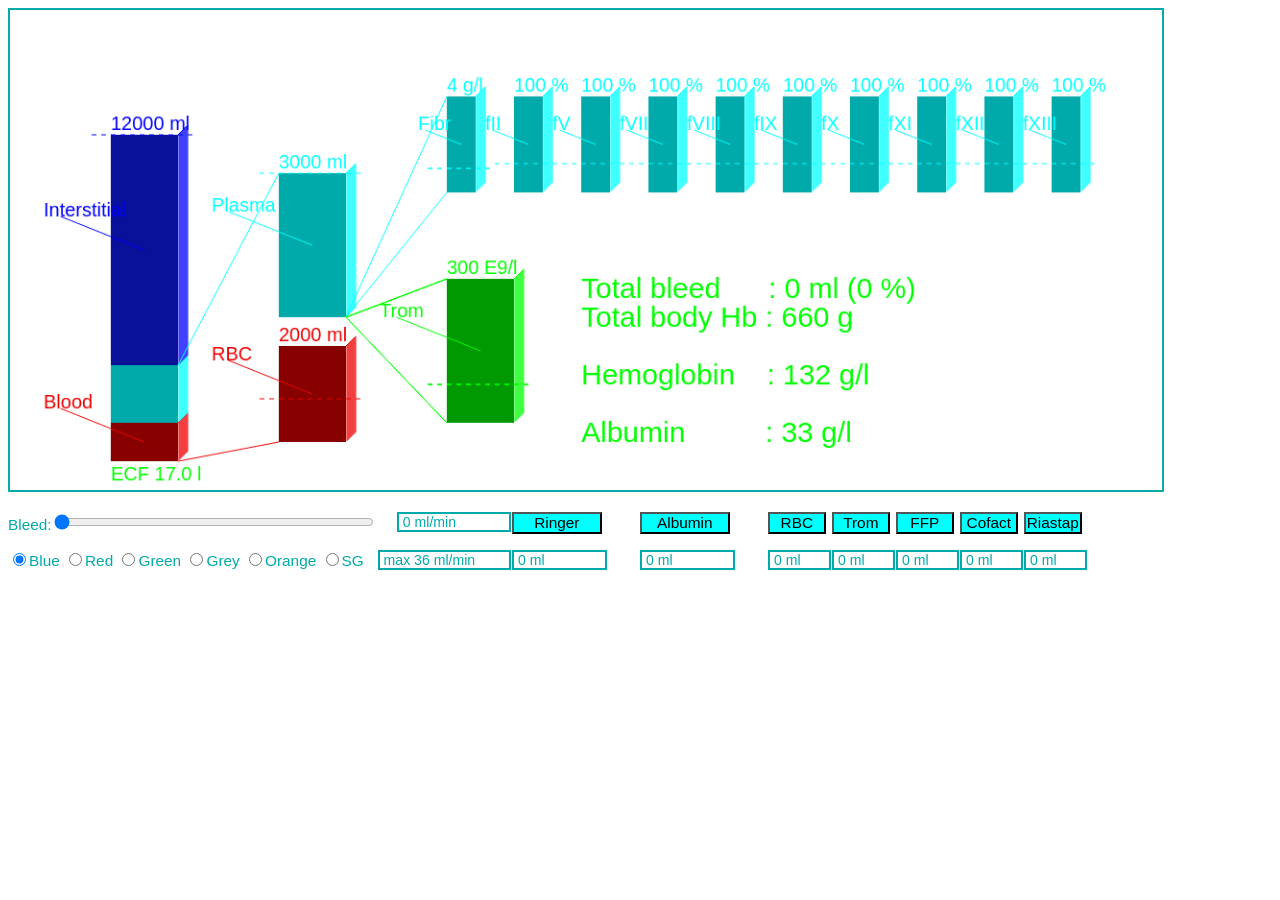
<file: MassiveBleed.html>
<!DOCTYPE html>
<html>
<style>
.bar {
	font:1.2vw sans-serif;
	color:#01AAAA;
	padding: 0px 0px;
}

.box {
	border:2px solid #01AAAA;
	font:1.1vw sans-serif;
	color:#01AAAA;
	padding: 0px 4px;
}

.button {
	font:1.2vw sans-serif;
	color:#010101;
	padding: 0px 0px;
	position:absolute;
	background:cyan;
}

.ivLine {
	font:1.2vw sans-serif;
	color:#01AAAA;
	padding: 0px 0px;
}

</style>
<canvas id="monitor_screen" width="1200" height="500" style="border:2px solid #09AAAA; width:90vw; background:#FFFFFF;"></canvas>

<p>
<section class="bar">
Bleed:<input type="range" id="bleed_slider" min="0" max="10000" step="10" value="0" style="width:25vw;" 
onchange="updateBleedingBox();" oninput="updateBleedingBox();">
<span id="bleed_box" class="box" style="position:absolute; left:31vw; width:8vw;">100 ml/min</span>
<input class="button" type="button" id="ringer_button" value="Ringer" onClick="addRinger()" style="left:40vw; width:7vw;">
<input class="button" type="button" id="albumin_button" value="Albumin" onClick="addAlbumin()" style="left:50vw; width:7vw;">

<input class="button" type="button" id="rbc_button" value="RBC" onClick="addRBC()" style="left:60vw; width:4.5vw;">
<input class="button" type="button" id="trom_button" value="Trom" onClick="addTrom()" style="left:65vw; width:4.5vw;">
<input class="button" type="button" id="ffp_button" value="FFP" onClick="addFFP()" style="left:70vw; width:4.5vw;">
<input class="button" type="button" id="cofact_button" value="Cofact" onClick="addCofact()" style="left:75vw; width:4.5vw;">
<input class="button" type="button" id="riastap_button" value="Riastap" onClick="addRiastap()" style="left:80vw; width:4.5vw;">
</section>
</p>

<section>
<form id="iv_line" class="ivLine" style="position: absolute; width:30vw;">
<input type="radio" name="cannula" id="blue" checked="true" onclick="changeIV(0)">Blue 
<input type="radio" name="cannula" id="red" onclick="changeIV(1)">Red
<input type="radio" name="cannula" id="green" onclick="changeIV(2)">Green
<input type="radio" name="cannula" id="green" onclick="changeIV(3)">Grey
<input type="radio" name="cannula" id="green" onclick="changeIV(4)">Orange
<input type="radio" name="cannula" id="SG" onclick="changeIV(5)">SG
</form>
<span id="max_speed" class="box" style="position:absolute; left:29.5vw; width:9.5vw;">17 ml/min</span>
<span id="ringer_box" class="box" style="position:absolute; left:40vw; width:6.5vw;">500 ml</span>
<span id="albumin_box" class="box" style="position:absolute; left:50vw; width:6.5vw;">100 ml</span>
<span id="rbc_box" class="box" style="position:absolute; left:60vw; width:4vw;">200 ml</span>
<span id="trom_box" class="box" style="position:absolute; left:65vw; width:4vw;">200 ml</span>
<span id="ffp_box" class="box" style="position:absolute; left:70vw; width:4vw;">200 ml</span>
<span id="cofact_box" class="box" style="position:absolute; left:75vw; width:4vw;">20 ml</span>
<span id="riastap_box" class="box" style="position:absolute; left:80vw; width:4vw;">100 ml</span>
</section>
</p>
<script>

// GLOBAL VARIABLES
//=====================

mlISF=12000;

mlPlasma=3000;
mlRBC=2000;
countTrom=900;
gAlb=99;
bloodV=mlPlasma+mlRBC;
interstitialV=mlISF;

cFactor=[0,12,300,300,300,300,300,
	300,300,300,300,300,300,300];

timer=0;
totalBleed=0;
ivLineSpeed=36;

permeability=1;

// OTHER PARAMETERS
//===================
ivRinger=0;
ivAlbumin=0;
ivRBC=0;
ivTrom=0;
ivFFP=0;
ivCofact=0;
ivRiastap=0;
bleedingSpeed=0;

setInterval( function() {
	interval=0.04;
	if (!freeze) {
		updateInfusionIV(interval);
		updateBleeding(interval);
		updateFluidBalance(interval);
		drawDiagrams();
	}
}, 10);

freeze=false;
window.addEventListener('keypress', function(e) {
	if (e.keyCode==13)
		{
		freeze=!freeze;
		if (freeze) {
			monitor.font="80px sans-serif";
			monitor.fillStyle="#CC1010";
			monitor.save();
			monitor.rotate(-20*Math.PI/180);
			monitor.fillText("Paused!",monitorScreen.width/4,400);
			monitor.restore();
			}
		}
	else console.log("pressed "+e.keyCode);
}, false);

monitorScreen=document.getElementById("monitor_screen");
monitor=monitorScreen.getContext("2d");

function drawDiagrams() {
	monitor.clearRect(0,0,monitorScreen.width,monitorScreen.height);
	gap=70;
	cyan1="#01AAAA";
	cyan2="#01FFFF";
	red1="#880101";
	red2="#EE0101";
	blue1="#091099";
	blue2="#0000FF";
	green1="#019901";
	green2="#01FF01";
	yellow1="#999900";
	yellow2="#FFFF00";
	
	currentX=1.5;
	bottom=monitorScreen.height-30;
	nextY=drawPilar("Blood","",gap*currentX,gap,mlRBC,0.02,bottom,red1,red2);
	nextY=drawPilar("","",gap*currentX,gap,mlPlasma,0.02,nextY,cyan1,cyan2);
	up1=nextY;
	x0=gap*currentX+gap;down0=bottom;up0=nextY;
	ymax=drawPilar("Interstitial","ml",gap*currentX,gap,Math.round(mlISF/10)*10,0.02,nextY,blue1,blue2
		,interstitialV);
	currentX+=2.5;
	monitor.fillStyle=green2;
	monitor.fillText( "ECF "+((mlISF+mlPlasma+mlRBC)/1000).toFixed(1)+" l",x0-gap,bottom+20);

	down1=bottom-20; x1=gap*currentX;x2=x1+gap;
	nextY=drawPilar("RBC","ml",gap*currentX,gap,Math.round(mlRBC/10)*10,0.05,down1,red1,red2,0.18*totalBloodVolume())-30;
	up1=drawPilar("Plasma","ml",gap*currentX,gap,Math.round(mlPlasma/10)*10,0.05,nextY,cyan1,cyan2,bloodV-mlRBC);
	currentX+=2.5;
	monitor.strokeStyle=red2;
	monitor.beginPath();
	monitor.moveTo(x0,down0);
	monitor.lineTo(x1,down1);
	monitor.stroke();

	monitor.strokeStyle=cyan2;
	monitor.beginPath();
	monitor.moveTo(x0,up0);
	monitor.lineTo(x1,up1);
	monitor.stroke();

	x3=gap*currentX;down3=bottom-40;
	x4=x3+gap*2;

	down4=bottom-280;
	up4=drawPilar("Fibr","g/l",gap*currentX,30,concentrationFactor(1),25,down4,cyan1,cyan2,1);currentX+=1;
	monitor.moveTo(x2,nextY);
	monitor.lineTo(x3,down4);
	monitor.moveTo(x2,nextY);
	monitor.lineTo(x3,up4);
	monitor.stroke();
	drawPilar("fII","%",gap*currentX,30,concentrationFactor(2),1,down4,cyan1,cyan2,30);currentX+=1;
	drawPilar("fV","%",gap*currentX,30,concentrationFactor(5),1,down4,cyan1,cyan2,30);currentX+=1;
	drawPilar("fVII","%",gap*currentX,30,concentrationFactor(7),1,down4,cyan1,cyan2,30);currentX+=1;
	drawPilar("fVIII","%",gap*currentX,30,concentrationFactor(8),1,down4,cyan1,cyan2,30);currentX+=1;
	drawPilar("fIX","%",gap*currentX,30,concentrationFactor(9),1,down4,cyan1,cyan2,30);currentX+=1;
	drawPilar("fX","%",gap*currentX,30,concentrationFactor(10),1,down4,cyan1,cyan2,30);currentX+=1;
	drawPilar("fXI","%",gap*currentX,30,concentrationFactor(11),1,down4,cyan1,cyan2,30);currentX+=1;
	drawPilar("fXII","%",gap*currentX,30,concentrationFactor(12),1,down4,cyan1,cyan2,30);currentX+=1;
	drawPilar("fXIII","%",gap*currentX,30,concentrationFactor(13),1,down4,cyan1,cyan2,30);currentX+=1;

	up3=drawPilar("Trom","E9/l",x3,gap,trom(),0.5,down3,green1,green2,80);
	monitor.moveTo(x2,nextY);
	monitor.lineTo(x3,down3);
	monitor.moveTo(x2,nextY);
	monitor.lineTo(x3,up3);
	monitor.stroke();
	monitor.moveTo(x2,nextY);
	monitor.lineTo(x3,up3);
	monitor.stroke();

	monitor.fillStyle=green2;
	monitor.font="30px sans-serif";
	monitor.fillText("Total bleed      : "+Math.round(totalBleed/10)*10+" ml ("+(totalBleed/bloodV*100).toFixed(0)+" %)",x4,monitorScreen.height-200);
	monitor.fillText("Total body Hb : "+totalHb().toFixed(0)+" g",x4,monitorScreen.height-170);
	monitor.fillText("Hemoglobin    : "+Hb().toFixed(0)+" g/l",x4,monitorScreen.height-110);
	monitor.fillText("Albumin          : "+albumin().toFixed(0)+" g/l",x4,monitorScreen.height-50);
}
drawDiagrams();

function drawPilar(title,unit,x,w,value,scale,bottom,color1,color2,dash) {
	monitor.fillStyle=color1;
	monitor.strokeStyle=color2;
	monitor.font="20px sans-serif";
	peak=bottom-value*scale;
	if (peak<40) {
		peak=40;
		monitor.fillRect(x,peak,w,bottom-peak);
	} else monitor.fillRect(x,peak,w,value*scale);

	monitor.beginPath();
	for (d=1;d<10;d++) {
		monitor.moveTo(x+w+d,peak-d);
		monitor.lineTo(x+w+d,bottom-d);
	}

	monitor.moveTo(x+w,peak);
	monitor.lineTo(x+w+10,peak-10);
	monitor.lineTo(x+w+10,bottom-10);
	
	monitor.fillStyle=color2;
	if (title!="") {
		monitor.moveTo(x+0.5*w,bottom-(bottom-peak)/2);
		monitor.lineTo(x-0.75*w,bottom-(bottom-peak)/2-w/2);
		monitor.fillText(title,x-w,bottom-(bottom-peak)/2-w/2);
	}
	monitor.stroke();

	if (dash>0) dashedLine(x-20,x+w+20,bottom-dash*scale);

	if (unit!="") monitor.fillText(value.toFixed(0)+" "+unit,x,peak-5);

	return peak;
}

function dashedLine(x0,x1,y0) {
	monitor.beginPath();
	for (x=x0;x < x1;x+=10) {
		monitor.moveTo(x,y0);
		monitor.lineTo(x+5,y0);
	}
	monitor.stroke();
}

function updateBoxes() {
	document.getElementById("ringer_box").innerHTML=ivRinger.toFixed(0)+" ml";
	document.getElementById("albumin_box").innerHTML=ivAlbumin.toFixed(0)+" ml";
	document.getElementById("rbc_box").innerHTML=ivRBC.toFixed(0)+" ml";
	document.getElementById("trom_box").innerHTML=ivTrom.toFixed(0)+" ml";
	document.getElementById("ffp_box").innerHTML=ivFFP.toFixed(0)+" ml";
	document.getElementById("cofact_box").innerHTML=ivCofact.toFixed(0)+" ml";
	document.getElementById("riastap_box").innerHTML=ivRiastap.toFixed(0)+" ml";

	document.getElementById("max_speed").innerHTML="max "+ivLineSpeed.toFixed(0)+" ml/min";
}

updateBoxes();

// button functions
//==================

function addRBC() {
ivRBC+=254;
updateBoxes();
}

function addTrom() {
ivTrom+=244;
updateBoxes();
}

function addFFP() {
ivFFP+=200;
updateBoxes();
}

function addCofact() {
ivCofact+=20;
updateBoxes();
}

function addRiastap() {
ivRiastap+=50;
updateBoxes();
}

function addRinger() {
ivRinger+=500;
updateBoxes();
}

function addAlbumin() {
ivAlbumin+=100;
updateBoxes();
}

function infusionCount() {
	count=0;
	if (ivRinger>0) count++;
	if (ivRBC>0) count++;
	if (ivTrom>0) count++;
	if (ivFFP>0) count++;
	if (ivCofact>0) count++;
	if (ivRiastap>0) count++;
	if (ivAlbumin>0) count++;
	return count;
}

function changeIV(iv) {
	switch(iv) {
	case 0:
		ivLineSpeed=36;
		updateBoxes();
	break;
	case 1:
		ivLineSpeed=60;
		updateBoxes();
	break;
	case 2:
		ivLineSpeed=90;
		updateBoxes();
	break;
	case 3:
		ivLineSpeed=180;
		updateBoxes();
	break;
	case 4:
		ivLineSpeed=240;
		updateBoxes();
	break;
	case 5:
		ivLineSpeed=1000;
		updateBoxes();
	break;
	default:
		ivLineSpeed=60;
		updateBoxes();
	break;
	}
}

function updateInfusionIV(t) {
	n=infusionCount();
	if (n<1) return;
	dV=ivLineSpeed/60/n*t;
	if (ivRinger>0) {
		ml=dV;
		if (ivRinger < ml) ml=ivRinger;
		ivRinger-=ml;
		if (ivRinger<0) ivRinger=0;
		mlPlasma+=ml;
	}
	if (ivRBC>0) {
		ml=dV;
		if (ivRBC < ml) ml=ivRBC;
		ivRBC-=ml;
		mlRBC+=ml*0.57;
		mlPlasma+=ml*0.40;
	}
	if (ivTrom>0) {
		ml=dV;
		if (ivTrom < ml) ml=ivTrom;
		ivTrom-=ml;
		countTrom+=ml*(232/244);
		mlPlasma+=ml;
	}
	if (ivAlbumin>0) {
		ml=dV;
		if (ivAlbumin < ml) ml=ivAlbumin;
		ivAlbumin-=ml;
		mlPlasma+=ml;
		gAlb+=ml*0.2;
	}

	if (ivFFP>0) {
		ml=dV;
		if (ivFFP < ml) ml=ivFFP;
		ivFFP-=ml;
		infuseFFP(ml);
	}
	if (ivCofact>0) {
		ml=dV;
		if (ivCofact < ml) ml=ivCofact;
		ivCofact-=ml;
		mlPlasma+=ml;
		cFactor[2]+=ml*25;
		cFactor[7]+=ml*13;
		cFactor[9]+=ml*25;
		cFactor[10]+=ml*20;
	}
	if (ivRiastap>0) {
		ml=dV;
		if (ivRiastap < ml) ml=ivRiastap;
		ivRiastap-=ml;
		mlPlasma+=ml;
		cFactor[1]+=ml*0.02;
	}
	updateBoxes();
}

function infuseFFP(d) {
		mlPlasma+=d;
		cFactor[1]+=d*0.026;
		cFactor[2]+=d;
		cFactor[5]+=d*0.76;
		cFactor[7]+=d*1.1;
		cFactor[8]+=d*0.8;
		cFactor[9]+=d*0.88;
		cFactor[10]+=d;
		cFactor[11]+=d*0.88;
		cFactor[12]+=d;
		cFactor[13]+=d;
}

function updateBleeding(t) {
	if (totalBloodVolume()<=0 ) return;
	bleed=bleedingSpeed/60*t;
	bleedRBC=bleed*(mlRBC/totalBloodVolume());
	bleedPlasma=bleed-bleedRBC;
	if (mlRBC < bleedRBC) mlRBC=0;
	mlRBC-=bleedRBC;
	if (mlPlasma > bleedPlasma){
		fractionPlasma=1-bleedPlasma/mlPlasma;
		mlPlasma-=bleedPlasma;
		for (i=0;i< cFactor.length;i++) cFactor[i]=cFactor[i]*fractionPlasma;	
		countTrom=countTrom*fractionPlasma;
		gAlb=gAlb*fractionPlasma;
	} else bleedPlasma=0;
	totalBleed+=bleedPlasma+bleedRBC;
}

function updateFluidBalance(t) {
	dP=interstitialPressure()-capillaryPressure()+oncoticPressure();
	dV=dP*t*permeability;
	if (dV > 0 && mlISF < dV) dV=mlISF;
	if (dV < 0 && mlPlasma < -dV) dV=-mlPlasma;
	mlISF-=dV;
	mlPlasma+=dV;
} 

function updateBleedingBox() {
	bleedingSpeed=document.getElementById("bleed_slider").valueAsNumber;
	document.getElementById("bleed_box").innerHTML=bleedingSpeed+" ml/min";
}
updateBleedingBox();


function totalHb() {
	return mlRBC*0.33;
}

function albumin() {
	if (mlPlasma<=0) return 0;
	return gAlb/mlPlasma*1000;
}

function ECF()  {
	return mlRBC+mlPlasma+mlISF;
	}

function Hb() {
	if (totalBloodVolume()>0)
		return totalHb()/totalBloodVolume()*1000;
	else return 0;
}

function trom() {
	if (mlPlasma<=0) return 0;
	return countTrom/mlPlasma*1000;
}

function interstitialPressure() {
	dV=mlISF/interstitialV;
	return -3.139*Math.exp( (1-dV)/0.12)+3.61*dV-5.5964;
}

function oncoticPressure() {
	return albumin()*0.69;
}

function capillaryPressure() {
	relativeV=totalBloodVolume()/bloodV;
	return 25*Math.pow(relativeV,2)-7.5;
}

function concentrationFactor(f) {
	if (mlPlasma<=0 || f>=cFactor.length || f < 1) return 0;
	return cFactor[f]/mlPlasma*1000;
}

function totalBloodVolume() {
	return mlPlasma+mlRBC;
}

</script>

</html>
</file>
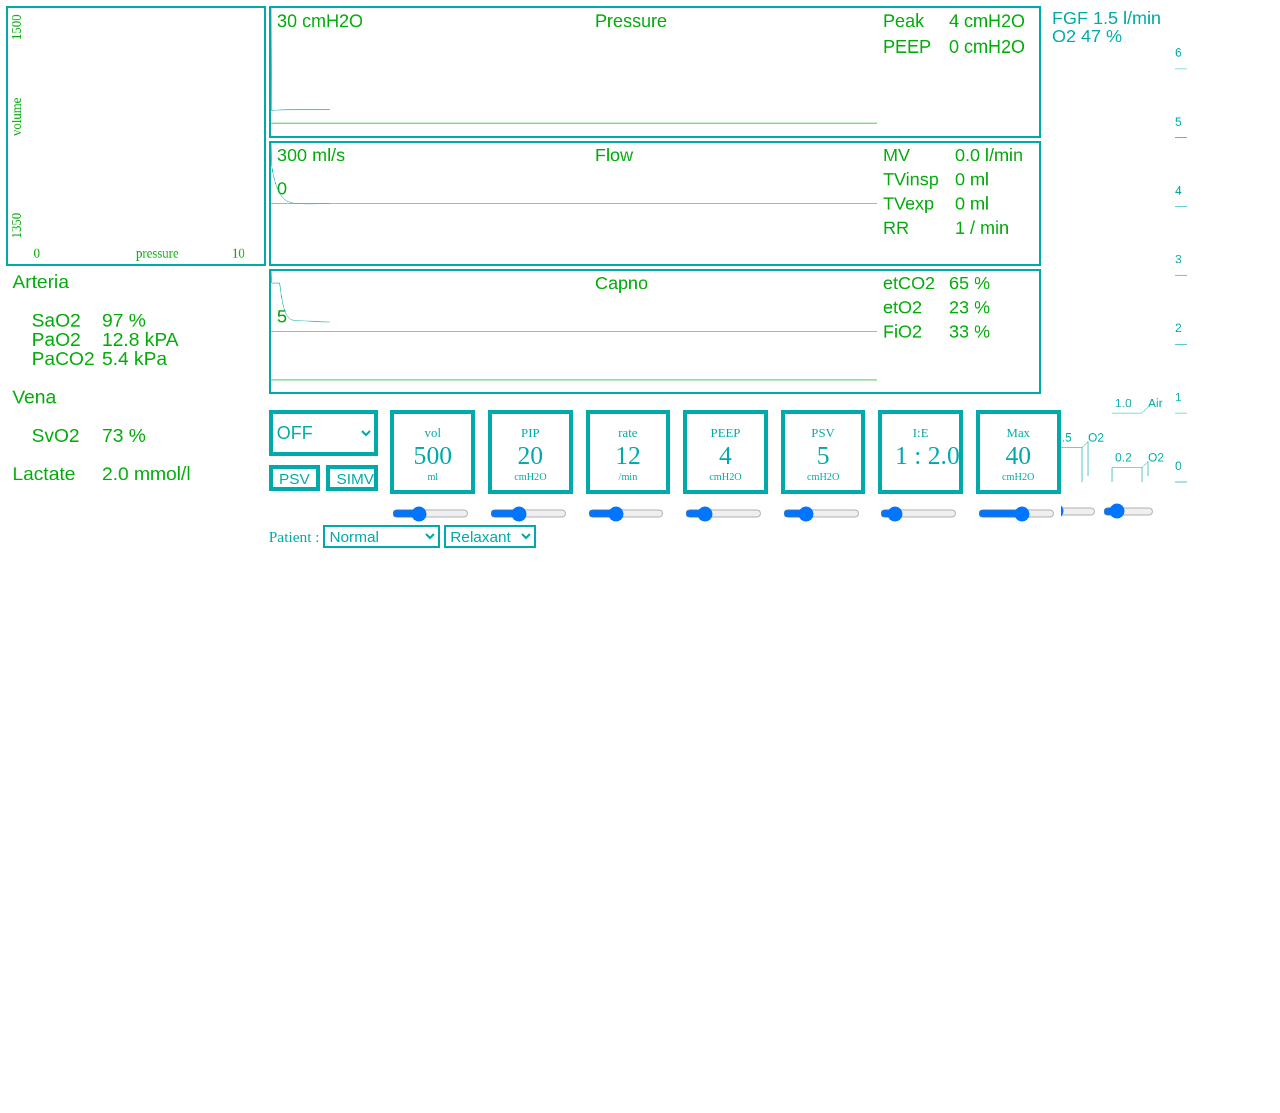
<file: OneLungVentilation.html>
<!DOCTYPE html>
<html>
<body>
<meta name="viewport" content="width=device-width, initial-scale=1">
<style>
.monitor {
	position:absolute;
	border:2px solid #00AAAA;
	padding: 0px 0px;
	}

.control {
	font-size:1.2vw;
	color:#00AAAA;
	background-color:white;
	position:absolute;
	padding: 0px 0px;
	left:1vw;
	}


.valueBox{
	font-size:2vw;
	color:#00AAAA;
	background-color:white;
	border:4px solid #00AAAA;
	padding:1vw 1vw;
	width:4vw;
	height:4vw;
	text-align:center;
	justify-content:center;
	white-space:nowrap;
	overflow:hidden;
	}

.buttonBox{
	font-size:1.2vw;
	color:#00AAAA;
	background-color:white;
	border:4px solid #00AAAA;
	width:4vw;
	height:2vw;
	text-align:center;
	justify-content:center;
	}

.switcher {
	font-size:1.2vw; 
	color:#00AAAA; 
	padding: 0px 0px;
	background-color:white;
	border:2px solid #00AAAA;
	padding: 0px 0px;
	}

.slider {
	width:10vw;
	height:1vw;
	padding: 0px 0px;
	color:#00AAAA; 
	}

.buttonSlider {
	width:6vw;
	height:1vw;
	padding: 0px 0px;
	margin-top: 1vw;
	color:#00AAAA; 
	}

.parametres {
	color:#00AAAA;
	position:absolute;
	padding:10px 10px;
	width:30vw;
	font-size:1vw;
	}

.row {
	display: flex;
	gap: 1vw; 
    }

.column {
	display: flex;
	flex-direction: column;
	background-color: white;
    }

</style>
<section>
	 <canvas id="spirometry_screen" width="400" height="400"
		class="monitor" style="top:0.5vw; left:0.5vw; width:20vw; height:20vw;"></canvas>
	 <canvas id="pressure_screen" class="monitor" width="1280" height="200" 
		style="top:0.5vw; left:21vw; width:60vw; height:10vw;"></canvas>
	 <canvas id="flow_screen" width="1280" height="200"
		class="monitor" style="top:11vw; left:21vw; width:60vw; height:9.5vw;"></canvas>
	 <canvas id="capno_screen" width="1280" height="200"
		class="monitor" style="top:21vw; left:21vw; width:60vw; height:9.5vw;"></canvas>
	<canvas id="FGF_screen" width="250px" height="800px"
		style="top:0.5vw; left:81vw; width:11.75vw; position:absolute;"></canvas>
 	<input type="range" class="slider" style="width:4vw; left:81.5vw; top:39.3vw; position:absolute;"
		min="0" max="6" step="0.1" value="1" id="rotaO2"
		onchange="adjustRotameters()" oninput="adjustRotameters()">
 	<input type="range" class="slider" style="width:4vw; left:86vw; top:39.3vw; position:absolute;"
		min="0" max="6" step="0.1" value="1" id="rotaAir"
		onchange="adjustRotameters()" oninput="adjustRotameters()">
	<canvas id="astrupScreen" height="400" width="400"
		style="top:21vw; left:0.5vw; width:20vw; height:20vw; position:absolute;">
	</canvas>
</section>

<section class="control" width="800px" height="600px" style="top:32vw; left:21vw; height:30vw;">
	<div class="row">

	<div class="column">
	<select id="ventilationMode" onchange="switchVentilationMode()" style="font-size:1.4vw; color:#00AAAA; background-color:white; border:4px solid #00AAAA; padding: 0vw 0vw; width:8.5vw; height:3.6vw; margin-bottom:0.75vw;">
 	  <option>OFF</option>
	  <option>VCV</option>
	  <option>PCV</option>
	  <option>PCV-VG</option>
	</select>
	<div style="gap:2vw;">
	<button class="buttonBox" id="PSVCheckBox" onclick="togglePSV()""> PSV</button>
	<button class="buttonBox" id="SIMVCheckBox" onclick="toggleSIMV()" style="float:right;"> SIMV</button>
	</div>
	</div>
	<div class="column">
	<span id="tidalVBox" class="valueBox"> 500 ml </span>
	<span><input type="range"class="buttonSlider" min="50" max="1500" step="25" value="500" id="tidalV"
		onchange="adjustMachine()" oninput="updateBoxValues()" style="float:centre;"></span>
	</div>
	<div class="column">
	<span id="PIPBox" class="valueBox"> 20 cmH2O </span>
	<span><input type="range"class="buttonSlider" min="4" max="50" step="1" id="PIP"
		onchange="adjustMachine()" oninput="updateBoxValues()">	</span>
	</div>
	<div class="column">
	<span id="RRBox" class="valueBox"> 12/min </span>
	<span><input type="range"class="buttonSlider" min="3" max="30" step="1" value="12" id="RR" 
		onchange="adjustMachine()" oninput="updateBoxValues()"></span>
	</div>
	<div class="column">
	<span id="PEEPBox" class="valueBox"> 4 cmH2O </span>
	<span><input type="range"class="buttonSlider" min="0" max="20" step="1" value="4" id="PEEP"
		onchange="adjustMachine()" oninput="updateBoxValues()">	</span>
	</div>
	<div class="column">
	<span id="pPSVBox" class="valueBox"> 6 cmH2O </span>
	<span><input type="range"class="buttonSlider" min="0" max="20" step="1" value="5" id="pPSV"
		onchange="adjustMachine()" oninput="updateBoxValues()">	</span>
	</div>
	<div class="column">
	<span id="ieRatioBox" class="valueBox"> 0.3 </span>
	<span><input type="range"class="buttonSlider" min="0.2" max="3" step="0.1" value="0.5" id="ieRatio"
		onchange="adjustMachine()" oninput="updateBoxValues()">	</span>
	</div>
	<div class="column">
	<span id="pMaxMachineBox" class="valueBox">40 cmH20</span>
	<span><input type="range"class="buttonSlider" min="10" max="60" step="1" value="40" id="pMaxMachine"
		onchange="adjustMachine()" oninput="updateBoxValues()">	</span>
	</div>
	</div>
</section>

	<section class="control" width="1200" height="200" style="width:60vw; height:10vw; top:41vw; left:21vw;">
	<div>
	 <span>Patient : <select id="patientSelect" onchange="selectPatient()" class="switcher">
 	  <option>Normal</option>
	  <option>Astma</option>
	  <option>COPD</option>
	  <option>Fibrosis</option>
	  <option>ARDS</option>
	  <option>Lung embolia</option>
	  <option>MH</option>
	</select>
	<select id="extraCase" onchange="toggleExtraCase()"class="switcher">
	  <option>Relaxant</option>
	  <option>Breathing</option>
	  <option>One Lung</option>
	</select></span>
	<span style="margin-top:1vw; margin-left:2vw; visibility:hidden;" id="showTriggersText">show triggers 
	<input type="checkbox" id="showTriggers" onchange="toggleMessages()" style="visibility:hidden;">
	</span>
	</div>

	</section>

</section>

<section class="parametres" id="parameterSliders" style="visibility:hidden; top:44vw;">
	<p>diffCapacity<input type="range" min="0" max="0.02" step="0.0001" value="0.01" id="diffC" onchange="adjustParameters()"></p>
	<p>airwayR<input type="range" min="1" max="100" step="1" value="20" id="airwayR" onchange="adjustParameters()"></p>
	<p>lungBloodV<input type="range" min="1" max="200" step="1" value="100" id="lungBloodV" onchange="adjustParameters()"></p>
	<p>lungK<input type="range" min="5" max="200" step="5" value="100" id="lungK" onchange="adjustParameters()"></p>
	<p>lungX<input type="range" min="0.5" max="3" step="0.1" value="1.3" id="lungX" onchange="adjustParameters()"></p>
	<p>VO2<input type="range" min="1" max="100" step="1" value="3" id="VO2" onchange="adjustParameters()"></p>
	<p>deadSpace<input type="range" min="0" max="100" step="1" value="0" id="deadSpace" onchange="adjustParameters()"></p>
	<p>shunt<input type="range" min="0" max="100" step="1" value="0" id="shunt" onchange="adjustParameters()"></p>
	<p>trigger<input type="range"class="slider" min="0" max="5" step="0.2" value="3" id="trigger"
		onchange="adjustParameters()"></p>
</section>

<canvas id="monitor_screen" width="1400" height="550" 
		style="position:absolute; top:44vw; left:25vw; visibility:hidden;" ></canvas>

<script>

//	GLOBAL VARIABLES
//=================================================

	// lung parameters
RV=500;FRC=1500;defaultFRC=FRC;
			
lungNO2ml=1000;lungO2ml=FRC-lungNO2ml;lungCO2ml=0;
deadSpaceO2ml=0;deadSpaceCO2ml=0;deadSpaceNO2ml=0;
setDeadSpaceProcent(0);
lungK=100;lungX=1.3;airwayR=50;lungPressure=0;
diffusionCoefficient=0.1;
lungBloodV=100;lungBloodO2=0.130;lungBloodCO2=0.6;

	// Intubation tube
tubeCO2ml=40;tubeO2ml=10;tubeV=50;

	// circulation parameters
totalLactate=10;lactateHalfLife=1800;
arteriaV=2000;arteriaO2=0.130;arteriaCO2=0.5;
venaV=3000;venaO2=0.100;venaCO2=0.6;
shuntProcent=0;
cardiacOutput=5;
VO2=4;
Hb=100;
isCOPD=false;

	// machine parameters
machineO2ml=1000;machineNO2ml=2000;
machineMin=500;machineMax=3000;
PIP=20;PEEP=4;fMachine=12;ieRatio=0.5;
pMachine=PEEP;
phaseMachine="init";timerMachine=0;pRaiseSpeed=60;pMaxMachine=40;

timeScale=20;

pPSV=5;triggerFlow=2;
tidalV=500;flowSpeed=0;
tInsp=0;tExp=0;pPeak=0;autoPEEP=0;overP=false;
TVinsp=0;TVexp=0;

spontZeroV=FRC;spontTidal=500;fSpont=10;ieSpont=0.8;phaseSpont=0;timerSpont=0;changeSpeedSpont=5;
PCV=false;VCV=false;spontaneous=false;PSV=false;SIMV=false;oneLung=false;phasePSV=0;triggerFlow=2;VG=false;

oxygenFGF=0.5;airFGF=1;

setMachineValues();

	// other parameters
realTimer=0;
dFlow=0;
dInflow=[];tInflow=[];sinceInflow=0;
dOutflow=[];tOutflow=[];sinceOutflow=0;
tCycle=[];
message="";
showMessages=false;

colorRed="#FF1A1A";
colorCyan="#00AAAA";
colorGreen="#01AA09";

selectPatient();


//		DEBUG FUNCTIONS 
//============================================================

monitorScreen=document.getElementById("monitor_screen");
monitor=monitorScreen.getContext("2d");
updateMonitor();

function updateMonitor() {
	monitor.clearRect(0,0,monitorScreen.width,monitorScreen.height);
	monitor.font="30px sans-serif";
	monitor.fillStyle="#001111";
	monitor.fillText("Lung volume : "+totalLungVolume().toFixed(0),10,30);
	monitor.fillText("Lung pressure : "+lungPressure.toFixed(0),10,60);
	monitor.fillText("FRC : "+FRC.toFixed(0),10,90);
	monitor.fillText("Machine Volume : "+machineVolume().toFixed(0),10,120);
	monitor.fillText("Machine pressure : "+pMachine.toFixed(0),10,150);
	monitor.fillText("f Spont : "+fSpont.toFixed(0),10,180);
	monitor.fillText("TV spont : "+spontTidal.toFixed(0),10,210);
	monitor.fillText("trigger : "+triggerFlow.toFixed(0)+" l/min",10,240);

	monitor.fillText("diffCapacity : "+diffusionCoefficient+" ml/s/kPa",10,270);
	monitor.fillText("airwayR : "+airwayR+" ml/s/kPa",10,300);
	monitor.fillText("VO2 : "+VO2+" ml/min",10,330);
	monitor.fillText("lungX : "+lungX,10,360);
	monitor.fillText("lungK  : "+lungK,10,390);
	monitor.fillText("shunt : "+(shuntProcent*100).toFixed(0)+" %",10,420);

	monitor.fillText("deadSpaceProcent : "+(deadSpaceProcent*100).toFixed(2),10,450);
	monitor.fillText("real DeadSpace : "+(currentDeadSpaceProcent()*100).toFixed(2)+" %",10,480);
	monitor.fillText("time : "+realTimer.toFixed(1)+" s",10,510);

	monitor.fillText("pulm.art. O2 : "+oxygenPressureFromConcentration(lungBloodO2).toFixed(2)+" kPa",410,30);
	monitor.fillText("[O2] pulmonary  : "+(lungBloodO2*1000).toFixed(0)+" ml/l",410,60);
	monitor.fillText("[O2] art : "+(arteriaO2*1000).toFixed(0)+" ml/l",410,90);
	monitor.fillText("[O2] vena  : "+(venaO2*1000).toFixed(0)+" ml/l",410,120);
	monitor.fillText("Oxygen pulm : "+oxygenContent("pulmonary").toFixed(0)+" ml",410,150);
	monitor.fillText("Oxygen vena : "+oxygenContent("vena").toFixed(0)+" ml",410,180);
	monitor.fillText("Oxygen art  : "+oxygenContent("arteria").toFixed(0)+" ml",410,210);

	monitor.fillText("pulm.art. CO2 : "+carbonDioxidePressureFromConcentration(lungBloodCO2).toFixed(2)+" kPa",410,270);
	monitor.fillText("[CO2] pulm  : "+(lungBloodCO2*1000).toFixed(0)+" ml/l",410,300);
	monitor.fillText("[CO2] art  : "+(arteriaCO2*1000).toFixed(0)+" ml/l",410,330);
	monitor.fillText("[CO2] vena  : "+(venaCO2*1000).toFixed(0)+" ml/l",410,360);
	monitor.fillText("CO2 vena : "+(venaCO2*venaV).toFixed(0)+" ml",410,390);
	monitor.fillText("CO2 art  : "+(arteriaCO2*arteriaV).toFixed(0)+" ml",410,420);

	monitor.fillText("deadSpaceV  : "+deadSpaceVolume().toFixed(2),810,30);
	monitor.fillText("deadSpaceO2 : "+(deadSpaceO2()*100).toFixed(0)+" %",810,60);
	monitor.fillText("deadSpaceNO2 : "+(deadSpaceNO2()*100).toFixed(0)+" %",810,90);
	monitor.fillText("deadSpaceCO2 : "+(deadSpaceCO2()*100).toFixed(0)+" %",810,120);
	monitor.fillText("deadSpaceO2  : "+deadSpaceO2ml.toFixed(0)+" ml",810,150);
	monitor.fillText("deadSpaceCO2  : "+deadSpaceCO2ml.toFixed(0)+" ml",810,180);
	monitor.fillText("deadSpaceNO2  : "+deadSpaceNO2ml.toFixed(0)+" ml",810,210);

	monitor.fillText("active lung V : "+activeLungVolume().toFixed(0)+" ml",810,270);
	monitor.fillText("lung O2 : "+lungO2ml.toFixed(0)+" ml",810,300);
	monitor.fillText("lung CO2 : "+lungCO2ml.toFixed(0)+" ml",810,330);
	monitor.fillText("lung NO2 : "+lungNO2ml.toFixed(0)+" ml",810,360);

	monitor.fillText("TubeV : "+tubeV.toFixed(0)+" ml",1060,270);
	monitor.fillText("Tube O2 : "+tubeO2ml.toFixed(0)+" ml",1060,300);
	monitor.fillText("Tube CO2 : "+tubeCO2ml.toFixed(0)+" ml",1060,330);
}

function adjustParameters() {
	diffusionCoefficient=document.getElementById("diffC").valueAsNumber;
	airwayR=document.getElementById("airwayR").valueAsNumber;
	lungBloodV=document.getElementById("lungBloodV").valueAsNumber;
	lungK=document.getElementById("lungK").valueAsNumber;
	lungX=document.getElementById("lungX").valueAsNumber;
	VO2=document.getElementById("VO2").valueAsNumber;
	triggerFlow=document.getElementById("trigger").valueAsNumber;
	shuntProcent=document.getElementById("shunt").valueAsNumber/100;
	setDeadSpaceProcent((document.getElementById("deadSpace").valueAsNumber/100));	
}

function setParameters() {
	document.getElementById("diffC").value=diffusionCoefficient;
	document.getElementById("airwayR").value=airwayR;
	document.getElementById("lungBloodV").value=lungBloodV;
	document.getElementById("lungK").value=lungK;
	document.getElementById("lungX").value=lungX;
	document.getElementById("VO2").value=VO2;
	document.getElementById("shunt").value=shuntProcent*100;
	document.getElementById("deadSpace").value=deadSpaceProcent*100;
	document.getElementById("trigger").value=triggerFlow;
}
setParameters();


//	MAIN INTERVAL LOOP
//============================

setInterval(function() {
	if (!freezed) {
		interval=0.04;
//		interval=0.2;
		if (ventilationMode!="manual") machineVentilation(interval);
		else if (!PSV) pMachine=PEEP; 
		if (PSV) pressureSupportVentilation(interval);
		if (spontaneous) spontaneousVentilation(interval);
		updatePhysiologicalModels(interval);

		updatePressureScreen(interval);
		updateFlowScreen(interval);
		updateCapnoScreen(interval);
		updateSpirometryScreen();
		updateFGFScreen();
		updateAstrupScreen();
		message="";

		updateMonitor();

		realTimer+=interval;
		if (sinceOutflow+70 < realTimer || sinceInflow+70 < realTimer) 
			updateExpiredFlows(60);
	}
}, 10)

//	VENTILATION MODES in REAL-TIME INTERVALS
//=================================================

function machineVentilation(t) {
	switch (phaseMachine) {
		case "init":
			tResp=60/fMachine;
			if (SIMV) {
				dResp=waitTimeSIMV/fMachine;
				if (dResp > tResp/2) dResp=tResp/2;
				if (tResp-dResp < 2 ) dResp=tResp-2;
				if (dResp > waitTimeSIMV ) dResp=waitTimeSIMV;
				waitTimeSIMV-=dResp;
				tResp-=dResp;
			}
			tExp=tResp/(1+ieRatio);
			tInsp=tResp-tExp;
			flowSpeed=tidalV/(tInsp*0.7);
			timerMachine=0;
			if (SIMV) phaseMachine="SIMV";
			else chooseInspirationMode();
		break;
		case "SIMV":
			if( phaseSpont == 0 || phaseSpont == 4 || waitTimeSIMV > 60/fMachine*2 )
				chooseInspirationMode();
			else waitTimeSIMV+=t;
		break;
		case "inspirationVCV":
			if (getInflowPerTime(timerMachine) < tidalV) {
				dP=flowSpeed/airwayR;
//				if (dP > pRaiseSpeed*t) dP=pRaiseSpeed*t;
				pMachine=lungPressure+dP;
				if (pMachine>pMaxMachine) {
					console.log("pressure limit! "+pMachine+" kPa");
					pMachine=pMaxMachine;
					overP=true;
					}
			} else pMachine=lungPressure;
			if( timerMachine > tInsp) {
				phaseMachine="expiration";
				if (getInflowPerTime(timerMachine) < tidalV) {
					console.log("Volume not reached! "+TVinsp);
					}
				pMachine=PEEP;
				timerMachine=0;
			} else timerMachine+=t;			
		break;
		case "inspirationPCV":
			if (pMachine < PEEP+PIP) {
				pMachine+=pRaiseSpeed*t;
				if (pMachine > PEEP+PIP) pMachine=PEEP+PIP;
				if (pMachine > pMaxMachine) { pMachine=pMaxMachine; overP=true;}
				}
			if (timerMachine > tInsp) {
				phaseMachine="expiration";
				if (VG) {
					if (TVinsp > tidalV*1.1 && PIP>3) PIP--;
					if (TVinsp < tidalV*0.9 && PIP+1 < pMaxMachine) PIP++;
					document.getElementById("PIP").value=PIP;
					document.getElementById("PIPBox").innerHTML=
						'<div style="font-size:1vw;">PIP</div>'+PIP+
						'<div style="font-size:0.8vw;">cmH2O</div>';
				}
				pMachine=PEEP;
				timerMachine=0;
			} else timerMachine+=t;
		break;
		case "expiration":
			if (pMachine > PEEP) pMachine-=pRaiseSpeed*t;
			if (pMachine <  PEEP) pMachine=PEEP;
			if ( timerMachine > tExp) {
				phaseMachine="init";
				timerMachine=0;
				}
			else timerMachine+=t;
		break;
		case "wait":
			if (timerMachine>60/fMachine)
				phaseMachine="init";
			else timerMachine+=t;
		break;
		default: phaseMachine="init";
		break;
	}

	function chooseInspirationMode() {
		VG=false;
		switch (ventilationMode) {
			case "VCV":
				phaseMachine="inspirationVCV";message+="VCV";
			break;
			case "PCV":
				phaseMachine="inspirationPCV";message+="PCV";
			break;
			case "PCV-VG":
				phaseMachine="inspirationPCV";message+="PCV";VG=true;
			break;
			default:phaseMachine="init";break;
		}
	}
}

tInspSpont=1;tExpSpont=2;
spontInspSpeed=5;
cspontExpSpeed=5;
function spontaneousVentilation(t) {
	switch (phaseSpont) {
		case 0:
			adaptSpontaneousVentilation();
			tExpSpont=60/fSpont/(1+ieSpont);
			tInspSpont=60/fSpont-tExpSpont;
			spontInspSpeed=spontTidal/(tInspSpont*0.5);
			spontExpSpeed=spontTidal/(tExpSpont*0.5);
			phaseSpont=1;
			timerSpont=0;
			message=message+"Spont";
		break;
		case 1:
			timerSpont+=t;
			if (FRC < spontZeroV+spontTidal
				&& timerSpont < tInspSpont)
					FRC+=spontInspSpeed*t;
			else phaseSpont=2;
		break;
		case 2:
			timerSpont+=t;
			if (timerSpont>tInspSpont) {
				phaseSpont=3;
				timerSpont=0;
				}
		break;
		case 3:
			timerSpont+=t;
			if (FRC > spontZeroV && timerSpont < tExpSpont)
				FRC-=spontExpSpeed*t;
			else phaseSpont=4;
		break;
		case 4:
			timerSpont+=t;
			if (timerSpont>tExpSpont) {
				phaseSpont=0;
				timerSpont=0;
				}
		break;
		default:break;
	}


	function adaptSpontaneousVentilation() {
		if ( ( !isCOPD && carbonDioxidePressureFromConcentration(arteriaCO2) ) > 6 
			|| oxygenPressureFromConcentration(arteriaO2)<6 )
				{
				if (fSpont < 30)
					fSpont+=0.5;
				if (spontTidal<1000)
					spontTidal=spontTidal*1.1;
				}
		else if ( carbonDioxidePressureFromConcentration(arteriaCO2) < 5 
			|| (isCOPD && oxygenPressureFromConcentration(arteriaO2)>7 ) )
				{
				if (fSpont > 3)
					fSpont--;
				if (spontTidal>100)
					spontTidal=spontTidal*0.9;
				}
	}
}

function pressureSupportVentilation(t) {
	switch(phasePSV) {
		case 0:
			if (pMachine<=PEEP && dFlow > (triggerFlow*1000/60) && dFlow > lastFlow)
				{
				phasePSV=1;
				message=message+"PSV";
				pMachine=PEEP+pPSV;
				phaseMachine="wait";
				timerMachine=0;
				}
		break;
		case 1:
			if (dFlow < (triggerFlow*1000/60) && dFlow < lastFlow)
				{
				phasePSV=2;
				pMachine=PEEP;
				}
		break;
		case 2:
			if ( dFlow <= 0 ) {
				phasePSV=0;
				phaseMachine="init";
				}
		break;
		default:break;
	}

}


//	CONTROL BUTTON FUNCTIONS
//======================================
function selectPatient() {
	lungK=100;
	lungX=1.2;
	airwayR=60;
	diffusionCoefficient=0.01;
	lungBloodV=100;
	RV=500;FRC=1500;
	VO2=4;
	isCOPD=false;
	setDeadSpaceProcent(0.3);
	shuntProcent=0.02;
	cardiacOutput=5;

	patient=document.getElementById("patientSelect");
	switch( patient.options[patient.selectedIndex].text) {
		case "Astma":
			airwayR=10;
		break;
		case "COPD":
			lungK=100;
			diffusionCoefficient=0.005;
			shuntProcent=0.1;
			setDeadSpaceProcent(0.7);
			lungBloodV=35;
			airwayR=30;
			isCOPD=true;
		break;
		case "Fibrosis":
			lungBloodV=50;
			lungK=15;
			setDeadSpaceProcent(0.45);
			shuntProcent=0.1;
			diffusionCoefficient=0.002;
			isCOPD=true;
		break;
		case "Lung embolia":
			lungBloodV=10;
			setDeadSpaceProcent(0.9);
		break;
		case "ARDS":
			lungBloodV=45;
			lungK=20;
			airwayR=45;
			shuntProcent=0.5;
			setDeadSpaceProcent(0.7);
			diffusionCoefficient=0.003;
		break;
		case "Hypermetabolism":
			VO2=20;
			cardiacOutput=25;
		break;
		default:	//"Normal"
		break;
	}

	if (oneLung) {
		lungBloodV=lungBloodV*0.5;
		lungK=lungK*2;
		shuntProcent=(1-shuntProcent)*0.2+shuntProcent;
		RV=RV*0.5;
		FRC=FRC*0.5;
		}

	setParameters();
	patient.blur();
}

ventilationMode="manual";
function switchVentilationMode() {
	mode=document.getElementById("ventilationMode");		
	ventilationMode=mode.options[mode.selectedIndex].text;
	if (ventilationMode=="Manual") {
		pMachine=PEEP;
		timerMachine=0;
		phaseMachine="init";
	}
	mode.blur();
}

function toggleExtraCase() {	
	switch (document.getElementById("extraCase").selectedIndex) {
	
	case 1:
		spontaneous=true;
		oneLung=false;
		phaseSpont=0;
		FRC=defaultFRC;
	break;

	case 2:
		spontaneous=false;
		oneLung=true;
		selectPatient();
	break;

	default:
		spontaneous=false;
		oneLung=false;
	break;
	}
}

function togglePSV() {	
	PSV=!(PSV);
	if (PSV) { 
		document.getElementById("PSVCheckBox").style.backgroundColor="green";
		document.getElementById("PSVCheckBox").style.color="white"; }
	else 	{
		document.getElementById("PSVCheckBox").style.backgroundColor="white";
		document.getElementById("PSVCheckBox").style.color="#00AAAA"; }
	phasePSV=0;
	}

function toggleSIMV() {
		SIMV=!(SIMV);
		if (SIMV) { 
			document.getElementById("SIMVCheckBox").style.backgroundColor="green";
			document.getElementById("SIMVCheckBox").style.color="white"; }
		else 	{
			document.getElementById("SIMVCheckBox").style.backgroundColor="white";
			document.getElementById("SIMVCheckBox").style.color="#00AAAA"; }
		if (SIMV) waitTimeSIMV=0;		
	}

freezed=false;
window.addEventListener('keypress', function (e) {
	switch (e.keyCode) {
	case 13:
		if (freezed) {
			initializeCapnoScreen();
		} else {
			capno.font="120px sans-serif";
			capno.fillStyle="#AA0108";
			capno.save();
			capno.rotate(-15*Math.PI/180);
			capno.fillText("Paused!",capnoScreen.width*0.2,capnoScreen.height*1.4);
			capno.restore();
		}
		freezed=!freezed;
	break;
	case 46: // . cheat sheet
		if (document.getElementById("monitor_screen").style.visibility=="hidden") { 
			document.getElementById("monitor_screen").style.visibility="visible";
			document.getElementById("parameterSliders").style.visibility="visible";
			document.getElementById("showTriggers").style.visibility="visible";
			document.getElementById("showTriggersText").style.visibility="visible";
		} else {
			document.getElementById("monitor_screen").style.visibility="hidden";
			document.getElementById("parameterSliders").style.visibility="hidden";
			document.getElementById("showTriggers").style.visibility="hidden";
			document.getElementById("showTriggersText").style.visibility="hidden";
		}
	break;	
	case 49: // 1  - 1-Lung
		document.getElementById("extraCase").selectedIndex=2;
		toggleExtraCase();
	break;
	case 116:
		document.getElementById("showTriggers").checked=!showMessages;
		toggleMessages();
	break;
	case 109: // m - Manual
		document.getElementById("ventilationMode").selectedIndex="0";
		switchVentilationMode();
	break;
	case 118: // v - VCV
		document.getElementById("ventilationMode").selectedIndex="1";
		switchVentilationMode();
	break;
	case 112: // p - PCV
		document.getElementById("ventilationMode").selectedIndex="2";
		switchVentilationMode();
	break;
	case 103: // g - PCV-VG
		document.getElementById("ventilationMode").selectedIndex="3";
		switchVentilationMode();
	break;
	case 115: // s - SIMV
		document.getElementById("SIMVCheckBox").checked=!SIMV;
		toggleSIMV();
	break;
	case 97: // a  - PSV
		document.getElementById("PSVCheckBox").checked=!PSV;
		togglePSV();
	break;
	case 98: // b- breathing
		document.getElementById("extraCase").selectedIndex=1;
		toggleExtraCase();
	break;
	case 114: // r- relaxated
		document.getElementById("extraCase").selectedIndex=0;
		toggleExtraCase();
	break;
	default:console.log("pressed "+e.keyCode);break;
	}
}, false);

function toggleMessages() {
	showMessages=document.getElementById("showTriggers").checked;
}

function adjustRotameters() {
	oxygenFGF=document.getElementById("rotaO2").valueAsNumber;
	airFGF=document.getElementById("rotaAir").valueAsNumber;
	FGF=oxygenFGF+airFGF;
	if (FGF==0) fgO2=0; 
	else fgO2=(oxygenFGF+airFGF*0.21)/FGF;
}
adjustRotameters();

function adjustMachine() {
	PIP=document.getElementById("PIP").valueAsNumber;
	fMachine=document.getElementById("RR").valueAsNumber;
	PEEP=document.getElementById("PEEP").valueAsNumber;
	tidalV=document.getElementById("tidalV").valueAsNumber;
	ieRatio=document.getElementById("ieRatio").valueAsNumber;
	pMaxMachine=document.getElementById("pMaxMachine").valueAsNumber;
	pPSV=document.getElementById("pPSV").valueAsNumber;
	updateBoxValues();

	if (ventilationMode=="manual" && !PSV) pMachine=PEEP;
}

function setMachineValues() {
	document.getElementById("rotaO2").value=oxygenFGF;
	document.getElementById("rotaAir").value=airFGF;
	document.getElementById("PIP").value=PIP;;
	document.getElementById("RR").value=fMachine;
	document.getElementById("PEEP").value=PEEP;
	document.getElementById("tidalV").value=tidalV;
	document.getElementById("ieRatio").value=ieRatio;
	document.getElementById("pMaxMachine").value=pMaxMachine;
	document.getElementById("pPSV").value=pPSV;
	updateBoxValues();
}

function updateBoxValues() {
	PIPSlider=document.getElementById("PIP");
	PIPBox=document.getElementById("PIPBox");
	RRSlider=document.getElementById("RR");
	RRBox=document.getElementById("RRBox");
	PEEPSlider=document.getElementById("PEEP");
	PEEPBox=document.getElementById("PEEPBox");
	tidalVSlider=document.getElementById("tidalV");
	tidalVBox=document.getElementById("tidalVBox");
	ieRatioSlider=document.getElementById("ieRatio");
	ieRatioBox=document.getElementById("ieRatioBox");
	pMaxMachineSlider=document.getElementById("pMaxMachine");
	pMaxMachineBox=document.getElementById("pMaxMachineBox");
	pPSVSlider=document.getElementById("pPSV");
	pPSVBox=document.getElementById("pPSVBox");

	RRBox.innerHTML=
		'<div style="font-size:1vw;">rate</div>'+RRSlider.valueAsNumber.toFixed(0)+
		'<div style="font-size:0.8vw;">/min</div>';
	PIPBox.innerHTML=
		'<div style="font-size:1vw;">PIP</div>'+PIPSlider.valueAsNumber.toFixed(0)+
		'<div style="font-size:0.8vw;">cmH2O</div>';
	PEEPBox.innerHTML=
		'<div style="font-size:1vw;">PEEP</div>'+PEEPSlider.valueAsNumber.toFixed(0)+
		'<div style="font-size:0.8vw;">cmH2O</div>';
	pMaxMachineBox.innerHTML=
		'<div style="font-size:1vw;">Max</div>'+pMaxMachineSlider.valueAsNumber.toFixed(0)+
		'<div style="font-size:0.8vw;">cmH2O</div>';
	tidalVBox.innerHTML=
		'<div style="font-size:1vw;">vol</div>'+tidalVSlider.valueAsNumber.toFixed(0)+
		'<div style="font-size:0.8vw;">ml</div>';
	pPSVBox.innerHTML=
		'<div style="font-size:1vw;">PSV</div>'+pPSVSlider.valueAsNumber.toFixed(0)+
		'<div style="font-size:0.8vw;">cmH2O</div>';

	ratio=ieRatioSlider.valueAsNumber;
	if (ratio>1)
		ieRatioBox.innerHTML='<div style="font-size:1vw;">I:E</div>'+ratio.toFixed(1)+" : 1";
	else 
		ieRatioBox.innerHTML='<div style="font-size:1vw;">I:E</div>'+"1 : "+(1/ratio).toFixed(1);

	if (ventilationMode=="manual" && phasePSV!=1) pMachine=PEEP;
}
updateBoxValues();
adjustMachine();

function setDeadSpaceProcent(procent){
	if (procent<0) procent=0;
	if (procent>1) procent=1;
	deadSpaceProcent=procent;
	O2=(lungO2ml+deadSpaceO2ml);
	CO2=(lungCO2ml+deadSpaceCO2ml);
	NO2=(lungNO2ml+deadSpaceNO2ml);
	lungO2ml=O2*(1-procent);
	lungCO2ml=CO2*(1-procent);
	lungNO2ml=NO2*(1-procent);
	deadSpaceO2ml=O2*procent;
	deadSpaceCO2ml=CO2*procent;
	deadSpaceNO2ml=NO2*procent;
}

//	INITIALIZE and UPDATE MONITORS
//======================================================

pressureScreen=document.getElementById("pressure_screen");
pressure=pressureScreen.getContext("2d");

pTime=0;pMax=30;pMin=0;pScale=1;pCurrent=0;pScale=1;pZero=0;

function initializePressureScreen() {
	if (pMax<1) pMax=1;
	pressure.clearRect(0,0,pressureScreen.width,pressureScreen.height);
	pressure.font="30px sans-serif";
	pressure.strokeStyle="#01AA09";
	pressure.fillStyle="#01AA09";
	max=pMax; if (max>9) max=Math.ceil(max/10)*10;

	pressure.fillText(max.toFixed(0)+" cmH2O",10,30);
	pressure.fillText("Pressure",pressureScreen.width/2-100,30);
	
	pScale=pressureScreen.height/(pMax-pMin)*0.8;
	if (pScale<1) pScale=1;
	pZero=pressureScreen.height+pMin*pScale-20;
	xPS=0,yPS=0;

	pressure.beginPath();
	pressure.moveTo(0,pZero);
	pressure.lineTo(pressureScreen.width-270,pZero);
	pressure.stroke();
//	pressure.fillText("0",10,pZero-10);
	pMax=0;pMin=0;pTime=0;pCurrent=0;
	updatePeak();
}
initializePressureScreen();	

xPS=0,yPS=0;
function updatePressureScreen(t) {
	pTime+=t;
	if (pTime*timeScale>pressureScreen.width-250) 
		initializePressureScreen();
	else
		{
		pressure.strokeStyle="#00AAAA";
		pressure.beginPath();
		pressure.moveTo(xPS,yPS);
		if (showMessages && message!="") {
			pressure.lineTo(xPS-30,yPS-10);
			pressure.fillStyle="#00AAAA";
			pressure.font="12px sans-serif";
			pressure.fillText(message,xPS-20-message.length*8,yPS-10);
			pressure.moveTo(xPS,yPS);
		}
		pCurrent=getAirwayPressure();
		if (pCurrent > pPeak) pPeak=pCurrent;
		if (pCurrent < autoPEEP) autoPEEP=pCurrent;
		xPS=pTime*timeScale;
		yPS=pZero-pCurrent*pScale;
		pressure.lineTo(xPS,yPS);
		pressure.stroke();
		if (pCurrent > pMax) pMax=pCurrent;
		if (pCurrent < pMin) pMin=pCurrent;
		}
}

flowScreen=document.getElementById("flow_screen");
flow=flowScreen.getContext("2d");
flowTime=0;flowMin=-10;flowMax=300;flowScale=1;
currentFlow=0;
initializeFlowScreen();

function initializeFlowScreen() {
	flow.clearRect(0,0,flowScreen.width,flowScreen.height);
	flow.font="30px sans-serif";
	flow.fillStyle="#01AA09";
	flow.strokeStyle="#01AA09";
	flow.beginPath();
	flow.moveTo(0,flowScreen.height/2);
	flow.lineTo(flowScreen.width-270,flowScreen.height/2);
	flow.stroke();

	flow.fillText("0",10,flowScreen.height/2-15);
	flow.fillText("Flow",flowScreen.width/2-100,30);

	if (flowMax>Math.abs(flowMin)) 
		{
		flowScale=flowScreen.height/flowMax/2*0.8;
		flow.fillText(flowMax.toFixed(0)+" ml/s",10,30);
		}
	else 
		{
		flowScale=pressureScreen.height/Math.abs(flowMin)/2*0.8;
		flow.fillText((Math.abs(flowMin)/1000*60).toFixed(1)+" l/min",10,30);
		}

	flowTime=0;flowMin=0;flowMax=0;flowCurrent=0;
	xFS=0;yFS=0;
	updateMV();
}

xFS=0;yFS=0;tLastInsp=0;
function updateFlowScreen(t) {
	flowTime+=t;
	if (flowTime*timeScale>flowScreen.width-250)
		initializeFlowScreen();
	else {
		flow.strokeStyle="#00AAAA";
		flow.beginPath();
		flow.moveTo(xFS,yFS);
		if (showMessages && message!="") {
			flow.lineTo(xFS-30,yFS-10);
			flow.fillStyle="#00AAAA";
			flow.font="12px sans-serif";
			flow.fillText(message,xFS-20-message.length*8,yFS-10);
			flow.moveTo(xFS,yFS);
		}
		lastFlow=currentFlow;
		currentFlow=dFlow;
		if (lastFlow <= 0 && currentFlow > 0) {
			TVinsp=getInflowPerTime(realTimer-tLastInsp);
			TVexp=getOutflowPerTime(realTimer-tLastInsp);
			tLastInsp=realTimer;
			tCycle.push(realTimer);
			updateMV();
			updatePeak();
			updateEt();
			initiateSpirometryScreen();
			}

		xFS=flowTime*timeScale;
		yFS=flowScreen.height/2-currentFlow*flowScale;
		flow.lineTo(xFS,yFS);
		flow.stroke();
		if (currentFlow > flowMax) flowMax=currentFlow;
		if (currentFlow < flowMin) flowMin=currentFlow;		
	}
}

capnoScreen=document.getElementById("capno_screen");
capno=capnoScreen.getContext("2d");
cTime=0;cMax=10;cScale=1;cCurrent=0;cScale=1;cZero=0;

initializeCapnoScreen();

xCS=0;yCS=0;
function initializeCapnoScreen() {
	capno.clearRect(0,0,capnoScreen.width,capnoScreen.height);
	capno.font="30px sans-serif";
	capno.fillStyle="#01AA09";
	capno.strokeStyle="#01AA09";
	capno.beginPath();
	capno.moveTo(0,capnoScreen.height/2);
	capno.lineTo(capnoScreen.width-270,capnoScreen.height/2);
	capno.stroke();

	capno.fillText("Capno",capnoScreen.width/2-100,30);
	capno.fillText((cMax/2).toFixed(0),10,capnoScreen.height/2-15);

	cScale=capnoScreen.height/cMax*0.8;
	if (cScale<1) cScale=1;
	cZero=capnoScreen.height-20;
	yCS=0,xCS=0;
	cTime=0;cCurrent=0;

	capno.beginPath();
	capno.moveTo(0,cZero);
	capno.lineTo(capnoScreen.width-270,cZero);
	capno.stroke();

	updateEt();
}

xFS=0;yFS=0;tLastInsp=0;
function updateCapnoScreen(t) {
	cTime+=t;
	if (cTime*timeScale>capnoScreen.width-250) 
		initializeCapnoScreen();
	else
		{
		capno.strokeStyle="#00AAAA";
		capno.beginPath();
		capno.moveTo(xCS,yCS);
		if (showMessages && message!="") {
			capno.lineTo(xCS-30,yCS-10);
			capno.fillStyle="#00AAAA";
			capno.font="12px sans-serif";
			capno.fillText(message,xCS-20-message.length*8,yCS-10);
			capno.moveTo(xCS,yCS);
			}
		cCurrent=tubeCO2ml/tubeV*100;
		if (cCurrent > cMax) cCurrent=cMax;
		xCS=cTime*timeScale;
		yCS=cZero-cCurrent*cScale;
		capno.lineTo(xCS,yCS);
		capno.stroke();
		}
}

function updateMV() {
	dy=40;
	flow.clearRect(flowScreen.width-260,0,260,dy*5);
	flow.font="30px sans-serif";
	flow.fillStyle="#01AA09";
	x0=flowScreen.width-260;y0=30;
	flow.fillText("MV",x0,y0);y0+=dy;
	flow.fillText("TVinsp",x0,y0);y0+=dy;
	flow.fillText("TVexp",x0,y0);y0+=dy;
	flow.fillText("RR",x0,y0);y0+=dy;
	x0+=120;y0=30;
	flow.fillText((getInflowPerTime(60)/1000).toFixed(1)+" l/min ",x0,y0);y0+=dy;
	flow.fillText(TVinsp.toFixed(0)+" ml",x0,y0);y0+=dy;
	flow.fillText(TVexp.toFixed(0)+" ml",x0,y0);y0+=dy;
	flow.fillText(getFrequencyPerTime(60).toFixed(0)+" / min",x0,y0);y0+=dy;
}

function updatePeak() {
	pressure.font="30px sans-serif";
	pressure.fillStyle=colorGreen;
	pressure.clearRect(pressureScreen.width-260,0,260,110);
	if (overP) pressure.fillStyle=colorRed;
	pressure.fillText("Peak ",pressureScreen.width-260,30);	
	pressure.fillText(pPeak.toFixed(0)+" cmH2O",pressureScreen.width-150,30);	
	pressure.fillStyle=colorGreen;
	pressure.fillText("PEEP ",pressureScreen.width-260,70);	
	pressure.fillText(autoPEEP.toFixed(0)+" cmH2O",pressureScreen.width-150,70);	
	autoPEEP=pPeak;
	pPeak=0;
	overP=false;
}

function updateEt() {
	capno.font="30px sans-serif";
	capno.fillStyle="#01AA09";
	capno.clearRect(capnoScreen.width-260,0,260,110);
	capno.fillText("etCO2 ",capnoScreen.width-260,30);	
	capno.fillText((tubeCO2ml/tubeV*100).toFixed(0)+" %",capnoScreen.width-150,30);	
	capno.fillText("etO2 ",capnoScreen.width-260,70);	
	capno.fillText((tubeO2ml/tubeV*100).toFixed(0)+" %",capnoScreen.width-150,70);	
	capno.fillText("FiO2 ",capnoScreen.width-260,110);	
	capno.fillText((FiO2()*100).toFixed(0)+" %",capnoScreen.width-150,110);	
}

fgfScreen=document.getElementById("FGF_screen");
freshGas=fgfScreen.getContext("2d");
fgfScale=fgfScreen.height/32;
rotameterScale=fgfScreen.height/7;
fgfLine=100;

function initializeFGFScreen() {
	freshGas.clearRect(0,0,fgfScreen.width,fgfScreen.height);
	freshGas.strokeStyle="#00AAAA";
	freshGas.fillStyle="#00AAAA";
	freshGas.font="20px sans-serif";
	freshGas.beginPath();
	x0=fgfLine*7;
	for (i=0;i<=6;i++) {
		y=fgfScreen.height-10-i*rotameterScale;
		freshGas.moveTo(230,y);
		freshGas.lineTo(250,y);
		freshGas.fillText(i,230,y-20);
	}
	freshGas.stroke();
} 
initializeFGFScreen();

function updateFGFScreen() {
	initializeFGFScreen();
	x0=fgfLine*0.25;
	x1=x0+fgfLine;
//	freshGas.fillStyle="#0088A9";
//	freshGas.strokeStyle="#0088A9";
	freshGas.fillStyle="#00AAAA";
	freshGas.strokeStyle="#00AAAA";
	freshGas.font="30px sans-serif";
	freshGas.fillText("FGF "+totalFGF().toFixed(1)+" l/min",x0,30);
	freshGas.fillText("O2 "+(fgO2*100).toFixed(0)+" %",x0,60);

	drawDiagramLine(x0,(oxygenFGF)*rotameterScale,"O2",oxygenFGF.toFixed(1),true,true);
	drawDiagramLine(x1,(0.21*airFGF)*rotameterScale,"O2",(0.21*airFGF).toFixed(1),true,true);
	drawDiagramLine(x1,airFGF*rotameterScale,"Air",airFGF.toFixed(1),true,false);
}

astrupScreen=document.getElementById("astrupScreen");
astrup=astrupScreen.getContext("2d");

function updateAstrupScreen() {
	astrup.clearRect(0,0,astrupScreen.width,astrupScreen.height);

	aO2=oxygenPressureFromConcentration(arteriaO2);
	SaO2=oxygenSaturationFromConcentration(arteriaO2)*100;
	aCO2=carbonDioxidePressureFromConcentration(arteriaCO2);

	vO2=oxygenPressureFromConcentration(venaO2);
	SvO2=oxygenSaturationFromConcentration(venaO2)*100;
	vCO2=carbonDioxidePressureFromConcentration(venaCO2);

	astrup.font="30px sans-serif";

	astrup.fillStyle=colorGreen;
	astrup.fillText("Arteria",10,30);
	if (SaO2<90) astrup.fillStyle=colorRed;
		else astrup.fillStyle=colorGreen;
	astrup.fillText("SaO2 ",40,90);
	astrup.fillText(SaO2.toFixed(0)+" %",150,90);

	if (aO2<6) astrup.fillStyle=colorRed;
		else astrup.fillStyle=colorGreen;
	astrup.fillText("PaO2 ",40,120);
	astrup.fillText(aO2.toFixed(1)+" kPA",150,120);

	if (aCO2>8) astrup.fillStyle=colorRed;
		else astrup.fillStyle=colorGreen;
	astrup.fillText("PaCO2 ",40,150);
	astrup.fillText(aCO2.toFixed(1)+" kPa",150,150);

	astrup.fillStyle=colorGreen;

	astrup.fillText("Vena",10,210);
	if (SvO2<50) astrup.fillStyle=colorRed;
		else astrup.fillStyle=colorGreen;
	astrup.fillText("SvO2 ",40,270);
	astrup.fillText(SvO2.toFixed(0)+" %",150,270);

	astrup.fillStyle=colorGreen;
	astrup.fillText("Lactate",10,330);
	if (bloodLactate()>5) astrup.fillStyle=colorRed;
		else astrup.fillStyle=colorGreen;
	astrup.fillText(bloodLactate().toFixed(1)+" mmol/l",150,330);
}


function drawDiagramLine(x0,y,name,value,isHalf,isPilar) {
	if (isHalf) l=fgfLine/2;
	else l=fgfLine;
	freshGas.beginPath();
	freshGas.font="20px sans-serif";
	y0=fgfScreen.height-10-y;
	if (y0<120) y0=120;
	freshGas.clearRect(x0,y0-30,l*2,30);
	freshGas.moveTo(x0,y0);
	freshGas.lineTo(x0+l,y0);
	freshGas.lineTo(x0+l+10,y0-10);
	if (isPilar) {
		freshGas.moveTo(x0,y0);
		freshGas.lineTo(x0,fgfScreen.height-10);
		freshGas.moveTo(x0+l,y0);
		freshGas.lineTo(x0+l,fgfScreen.height-10);
		freshGas.moveTo(x0+l+10,y0-10);
		freshGas.lineTo(x0+l+10,fgfScreen.height-20);
	}
	freshGas.fillText(name,x0+l+10,y0-10);
	if (isHalf) freshGas.fillText(value,x0+5,y0-10);
	else freshGas.fillText(value,x0+10,y0-10);
	freshGas.stroke();
}

spirometryScreen=document.getElementById("spirometry_screen");
spirometry=spirometryScreen.getContext("2d");
spiroVMin=1500;spiroVMax=2000;spiroPMin=0;spiroPMax=30;
spiroVZero=1500;spiroPZero=0;
spiroVScale=spirometryScreen.width/(spiroVMax-spiroVMin);
spiroPScale=spirometryScreen.height/(spiroPMax-spiroPMin);
spiroOldV=0;spiroOldP=0;
initiateSpirometryScreen()

function initiateSpirometryScreen() {
	spirometry.clearRect(0,0,spirometryScreen.width,spirometryScreen.height);

	if (spiroPMin>0 )spiroPMin=spiroPMin*0.9;
	else spiroPMin=spiroPMin*1.1;
	if (spiroVMin>0 )spiroVMin=spiroVMin*0.9;
	else spiroVMin=spiroVMin*1.1;

	dSpiroV=spiroVMax-spiroVMin;
	dSpiroP=spiroPMax-spiroPMin;
	if (dSpiroV>0)
		spiroVScale=spirometryScreen.height/(spiroVMax-spiroVMin)*0.8;
	else spiroVScale=1;
	if (dSpiroP>0)
		spiroPScale=spirometryScreen.width/(spiroPMax-spiroPMin)*0.8;
	else spiroPScale=1;
	spiroVZero=spiroVMin;spiroPZero=spiroPMin;
	spirometry.font="20px sans-sarif";
	spirometry.fillStyle="#01AA09";
	spirometry.strokeStyle="#00AAAA";
	spirometry.fillText(Math.floor(spiroPZero/10)*10,40,spirometryScreen.height-10);
	spirometry.fillText(Math.ceil(spiroPMax/10)*10,spirometryScreen.width-50,spirometryScreen.height-10);
	spirometry.fillText("pressure",spirometryScreen.width/2,spirometryScreen.height-10);

	spirometry.save();
	spirometry.translate(0,spirometryScreen.height);
	spirometry.rotate(-Math.PI/2);
	spirometry.fillText(Math.floor(spiroVZero/10)*10,40,20);
	spirometry.fillText(Math.ceil(spiroVMax/10)*10,spirometryScreen.width-50,20);
	spirometry.fillText("volume",spirometryScreen.width/2,20);
	spirometry.restore();

	spiroVMax=totalLungVolume();spiroVMin=spiroVMax;
	spiroPMax=getAirwayPressure();spiroPMin=spiroPMax;
}

function updateSpirometryScreen() {
	spirometry.beginPath();
	spirometry.moveTo(spiroOldP,spiroOldV);
	spiroOldP=lungPressure+pMachine/2;
	spiroOldV=totalLungVolume();
	if (spiroOldP > spiroPMax) spiroPMax=spiroOldP;
	if (spiroOldV > spiroVMax) spiroVMax=spiroOldV;
	if (spiroOldP < spiroPMin) spiroPMin=spiroOldP;
	if (spiroOldV < spiroVMin) spiroVMin=spiroOldV;

	spiroOldP=(spiroOldP-spiroPZero)*spiroPScale;
	spiroOldV=spirometryScreen.height-(spiroOldV-spiroVZero)*spiroVScale;

	spirometry.lineTo(spiroOldP,spiroOldV);
	spirometry.stroke();
}


// 	PHYSIOLOGICAL MODELS
//===================================================

function updatePhysiologicalModels(t) {

// fresh gas flow

	machineO2ml+=oxygenFGF*1000/60*t+0.21*airFGF*1000/60*t;
	machineNO2ml+=0.79*1000/60*airFGF*t;

	if (machineVolume() > machineMax) {
		scavenger=machineVolume()-machineMax;
		machineO2ml-=scavenger*FiO2();
		machineNO2ml-=scavenger*(1-FiO2());
		}

// gas exchange

	dPO2=etO2()*100-oxygenPressureFromConcentration(lungBloodO2);
	dO2=lungBloodV*dPO2*diffusionCoefficient*t;

	if (dPO2>0) {
		dO2max=(dPO2/100)*activeLungVolume();
		if (dO2max>lungO2ml) dO2max=lungO2ml;
		dO2max2=(oxygenConcentrationFromSaturation(0.999)-lungBloodO2)*lungBloodV;
		if (dO2max2 > 0 && dO2max > dO2max2) dO2max=dO2max2;
		if (dO2>dO2max) dO2=dO2max;
	} else {		
		dO2max=-(lungBloodO2-oxygenConcentrationFromPressure(etO2()*100))*lungBloodV;
		if (dO2max>lungBloodO2*lungBloodV) dO2max=lungBloodO2*lungBloodV;
		if (dO2 < dO2max) dO2=dO2max;
	}

	lungBloodO2=(lungBloodO2*lungBloodV+dO2)/lungBloodV;
	lungO2ml-=dO2;

	dPCO2=carbonDioxidePressureFromConcentration(lungBloodCO2)-etCO2()*100;
	dCO2=lungBloodV*dPCO2*diffusionCoefficient*20*t;

	if (dPCO2>0) {
		dCO2max=(lungBloodCO2-carbonDioxideConcentrationFromPressure(etCO2()*100))*lungBloodV;
		if (dCO2max>lungBloodCO2*lungBloodV) dCO2max=lungBloodCO2*lungBloodV;
		if (dCO2>dCO2max) dCO2=dCO2max;
	} else {
		dCO2max=(dPCO2/100)*activeLungVolume();
		if (dCO2max>lungCO2ml) dCO2max=lungCO2ml;
		if (dCO2 < dCO2max) dCO2=dCO2max;
	}

	lungBloodCO2=(lungBloodCO2*lungBloodV-dCO2)/lungBloodV;
	lungCO2ml+=dCO2;

// Oxygen consumption VO2

	SvO2=oxygenSaturationFromConcentration(venaO2);
	if (venaO2*venaV>VO2*t && SvO2>0.3) {
		venaO2=(venaO2*venaV-VO2*t)/venaV;
		venaCO2=(venaCO2*venaV+VO2*t)/venaV;
	} else {
		totalLactate+=((VO2*t/22.4)/6)*((0.3-SvO2)/0.3)*16;
		aerobicVO2=VO2*t*(SvO2/0.3);
		if (aerobicVO2>venaO2*venaV) {
			venaCO2=venaO2;
			venaO2=0;
			}
		else {
			venaO2=(venaO2*venaV-aerobicVO2)/venaV;
			venaCO2=(venaCO2*venaV+aerobicVO2)/venaV;
		}
	}

// Lactate metabolism

	totalLactate=totalLactate*Math.pow(0.5,(t/lactateHalfLife));

// Circulation

	flowTotal=cardiacOutput*1000/60*t;
	if (flowTotal>arteriaV) flowTotal=arteriaV;
	if (flowTotal>venaV) flowTotal=venaV;
	flowPulmonary=flowTotal*(1-shuntProcent);
	if (flowPulmonary > lungBloodV) flowPulmonary=lungBloodV;
	flowShunt=flowTotal-flowPulmonary;

	arteriaO2=(arteriaO2*arteriaV+lungBloodO2*flowPulmonary+venaO2*flowShunt-arteriaO2*flowTotal)/arteriaV;
	arteriaCO2=(arteriaCO2*arteriaV+lungBloodCO2*flowPulmonary+venaCO2*flowShunt-arteriaCO2*flowTotal)/arteriaV;

	venaO2=(venaO2*venaV-venaO2*flowPulmonary-venaO2*flowShunt+arteriaO2*flowTotal)/venaV;
	venaCO2=(venaCO2*venaV-venaCO2*flowPulmonary-venaCO2*flowShunt+arteriaCO2*flowTotal)/venaV;

	lungBloodO2=(lungBloodO2*lungBloodV+venaO2*flowPulmonary-lungBloodO2*flowPulmonary)/lungBloodV;
	lungBloodCO2=(lungBloodCO2*lungBloodV+venaCO2*flowPulmonary-lungBloodCO2*flowPulmonary)/lungBloodV;

// updateLungVolume
	monitor.fillText("start updateLungVolume : ",1010,400);

	if (pMachine>pMaxMachine) {
		console.log("Max pressure reached! "+pMachine);
		pMachine=pMaxMachine;
	}

	dFlow=(pMachine-lungPressure)*airwayR;
	dV=dFlow*t;

	if (dV>0) {	
		if (dV> (machineVolume()-machineMin))
			{
			console.log("machine negative pressure! :"+dV+" > "+machineVolume());
			
			dV=(machineVolume()-machineMin);
			}
		inspiration(dV);
	} else {
		dV=-dV;
		if (dV > (totalLungVolume()-RV)) 
			{
			console.log("lungs empty! :"+dV+" > "+totalLungVolume());
			dV=totalLungVolume()-RV;
			}
		expiration(dV);
	}

// updateLungPressure

	if (totalLungVolume() < FRC ) lungPressure=(totalLungVolume()/FRC)*100-100;
	else lungPressure=Math.pow( (totalLungVolume()-FRC) ,lungX) / lungK;
}

function inspiration(ml) {
	if (ml>tubeV*0.5) ml=tubeV*0.5;

	// intubation tube - lungs connection

	dO2=(tubeO2ml/tubeV)*ml;
	dCO2=(tubeCO2ml/tubeV)*ml;
	dNO2=ml-dO2-dCO2;

	tubeO2ml-=dO2;
	tubeCO2ml-=dCO2;

	lungO2ml+=dO2*(1-deadSpaceProcent);
	lungNO2ml+=dNO2*(1-deadSpaceProcent);
	lungCO2ml+=dCO2*(1-deadSpaceProcent);

	deadSpaceO2ml+=dO2*deadSpaceProcent;
	deadSpaceNO2ml+=dNO2*deadSpaceProcent;
	deadSpaceCO2ml+=dCO2*deadSpaceProcent;

	// machine - intubation tube connection

	dO2=ml*FiO2();
	dNO2=ml-dO2;
	
	machineO2ml-=dO2;
	machineNO2ml-=dNO2;
	tubeO2ml+=dO2;

	tInflow.push(realTimer);
	dInflow.push(ml);
}

function expiration(ml) {
	if (ml>tubeV*0.5) ml=tubeV*0.5;

	// intubation tube - machine connection

	dO2=(tubeO2ml/tubeV)*ml;
	dCO2=(tubeCO2ml/tubeV)*ml;
	dNO2=ml-dO2-dCO2;

	tubeO2ml-=dO2;
	tubeCO2ml-=dCO2;

	machineO2ml+=dO2;
	machineNO2ml+=dNO2;

	// lungs - intubation tube connection

	endTidal=ml*(1-currentDeadSpaceProcent());
	deadSpace=ml-endTidal;

	dO2et=endTidal*etO2();
	dNO2et=endTidal*etNO2();
	dCO2et=endTidal*etCO2();
	lungO2ml-=dO2et;
	lungNO2ml-=dNO2et;
	lungCO2ml-=dCO2et;

	dO2ds=deadSpace*deadSpaceO2();
	dCO2ds=deadSpace*deadSpaceCO2();
	dNO2ds=deadSpace*deadSpaceNO2();
	deadSpaceO2ml-=dO2ds;
	deadSpaceCO2ml-=dCO2ds;
	deadSpaceNO2ml-=dNO2ds;

	tubeO2ml+=dO2et+dO2ds;
	tubeCO2ml+=dCO2et+dCO2ds;

	tOutflow.push(realTimer);
	dOutflow.push(ml);
}

//	TRANSFORMATION GET VALUE() -FUNCTIONS
//===============================================
	
function activeLungVolume() {
	return lungNO2ml+lungCO2ml+lungO2ml;
}

function deadSpaceVolume() {
	return deadSpaceNO2ml+deadSpaceCO2ml+deadSpaceO2ml;
}

function totalLungVolume() {
	return activeLungVolume()+deadSpaceVolume();
}

function bloodTotalVolume() {
	return arteriaV+venaV+lungBloodV;
}

function bloodLactate() {
	return totalLactate/bloodTotalVolume()*1000;
}

function etO2() {
	if (activeLungVolume()>0) return lungO2ml/activeLungVolume();
	else return 0;
	}

function etCO2() {
	if (activeLungVolume()>0)
		return lungCO2ml/activeLungVolume();
	else return 0;
	}

function totalLungCO2ml() {
	return (lungCO2ml+deadSpaceCO2ml);
}

function totalLungO2ml() {
	return (lungO2ml+deadSpaceO2ml);
}

function totalLungCO2() {
	if (activeLungVolume()>0)
		return (totalLungCO2ml()/totalLungVolume());
	else return 0;
}

function totalLungO2() {
	if (activeLungVolume()>0)
		return (totalLungO2ml()/totalLungVolume());
	else return 0;
}

function etNO2() {
	if (activeLungVolume()>0)
		return lungNO2ml/activeLungVolume();
	else return 0;
	}

function totalFGF() {
	return oxygenFGF+airFGF;
	}

function freshGasO2() {
	return (oxygenFGF+0.21*airFGF)/totalFGF();
	}

function deadSpaceO2() {
	if (deadSpaceVolume() > 0)
		return deadSpaceO2ml/deadSpaceVolume();
	else return 0;
	}

function deadSpaceNO2() {
	if (deadSpaceVolume() > 0)
		return deadSpaceNO2ml/deadSpaceVolume();
	else return 0;
	}

function deadSpaceCO2() {
	if (deadSpaceVolume() > 0)
		return deadSpaceCO2ml/deadSpaceVolume();
	else return 0;
	}

function currentDeadSpaceProcent() {
	if (totalLungVolume() > 0)
		return deadSpaceVolume()/totalLungVolume();
	else return 0;
}

function machineVolume() {
	return machineO2ml+machineNO2ml;
}

function FiO2() {
	if (machineVolume() > 0)
		return machineO2ml/machineVolume();
	else return 0;
}

function oxygenContent(where) {
	switch (where) {
		case "vena":
			return venaO2*venaV;
		break;
		case "arteria":
			return arteriaO2*arteriaV;
		break;
		case "pulmonary":
			return lungBloodO2*lungBloodV;
		break;
		default: return 0;
		break;
		}
}

function co2Content(where) {
	switch (where) {
		case "vena":
			return venaCO2*venaV;
		break;
		case "arteria":
			return arteriaCO2*arteriaV;
		break;
		case "pulmonary":
			return lungBloodCO2*lungBloodV;
		break;
		default: return 0;
		break;
		}
}

function getAirwayPressure() {
//	return pMachine;
	return pMachine*0.9+lungPressure*0.1;
}

function updateExpiredFlows(s) {
	sinceInflow=realTimer;
	for (i=tInflow.length-1;i>=0;i--)
		if (tInflow[i] < realTimer-s)
			{
			tInflow[i]=tInflow.pop();
			dInflow[i]=dInflow.pop();
			}
		else if (tInflow[i] < sinceInflow)
			sinceInflow=tInflow[i];

	sinceOutflow=realTimer;
	for (i=tOutflow.length-1;i>=0;i--)
		if (tOutflow[i] < realTimer-s)
			{
			tOutflow[i]=tOutflow.pop();
			dOutflow[i]=dOutflow.pop();
			}
		else if (tOutflow[i] < sinceOutflow)
			sinceOutflow=tOutflow[i];

	for (i=tCycle.length-1;i>=0;i--)
		if (tCycle[i] < realTimer-s)
			tCycle[i]=tCycle.pop();
}

function getInflowPerTime(s) {
	totalIn=0;
	for (i=0;i < dInflow.length;i++)
		if (tInflow[i] > realTimer-s)
			totalIn+=dInflow[i];
	return totalIn;
}

function getOutflowPerTime(s) {
	totalOut=0;
	for (i=0;i < dOutflow.length;i++)
		if (tOutflow[i] > realTimer-s)
			totalOut+=dOutflow[i];
	return totalOut;
}

function getFrequencyPerTime(s) {
	RR=0;
	for (i=0;i< tCycle.length;i++)
		if (tCycle[i]>realTimer-s)
			RR++;
	return RR;
	}

// 	EQUATIONS
//===========================================

//by Severinghaus equation
function oxygenSaturationFromPressure(pO2) { 
	pO2=pO2*7.5;
	SpO2= 1/( 1/(Math.pow(pO2,3)+150*pO2)*23400+1 );
	if (SpO2<0) return 0;
	if (SpO2>1) return 1;
	return SpO2;
}

function oxygenSaturationFromConcentration(O2) {
	pO2=oxygenPressureFromConcentration(O2);
	return oxygenSaturationFromPressure(pO2);
}

//by Ellis equation (reverse Severinghaus)
function oxygenPressureFromSaturation(SpO2) { 
	if (SpO2>0.9999)  SpO2=0.9999;
	if (SpO2<0) SpO2=0;
	A=11700*1/(1/SpO2-1);
	B=Math.sqrt(50*50*50+A*A);
	pO2= (Math.pow((B+A),1/3)-Math.pow((B-A),1/3))/7.5;
	return pO2;
}

function oxygenPressureFromConcentration(cO2) {
	SpO2=cO2/(1.34*(Hb/1000));
	return oxygenPressureFromSaturation(SpO2);
	}

function oxygenConcentrationFromPressure(pO2) {
	return 1.34*Hb/1000*oxygenSaturationFromPressure(pO2);
}

function oxygenConcentrationFromSaturation(SpO2) {
	pO=oxygenPressureFromSaturation(SpO2);
	return oxygenConcentrationFromPressure(pO2);
}

function carbonDioxidePressureFromConcentration(CO2) {
	CO2=CO2*100;
	return 0.005*Math.pow(CO2,2.3)/7.5;
}

function carbonDioxideConcentrationFromPressure(pCO2) {
	if (pCO2<0) return 0;
	pCO2=pCO2*7.5;
	return Math.pow(pCO2/0.005,1/2.3)/100;
}

</script>
</body>

</html>
</file>
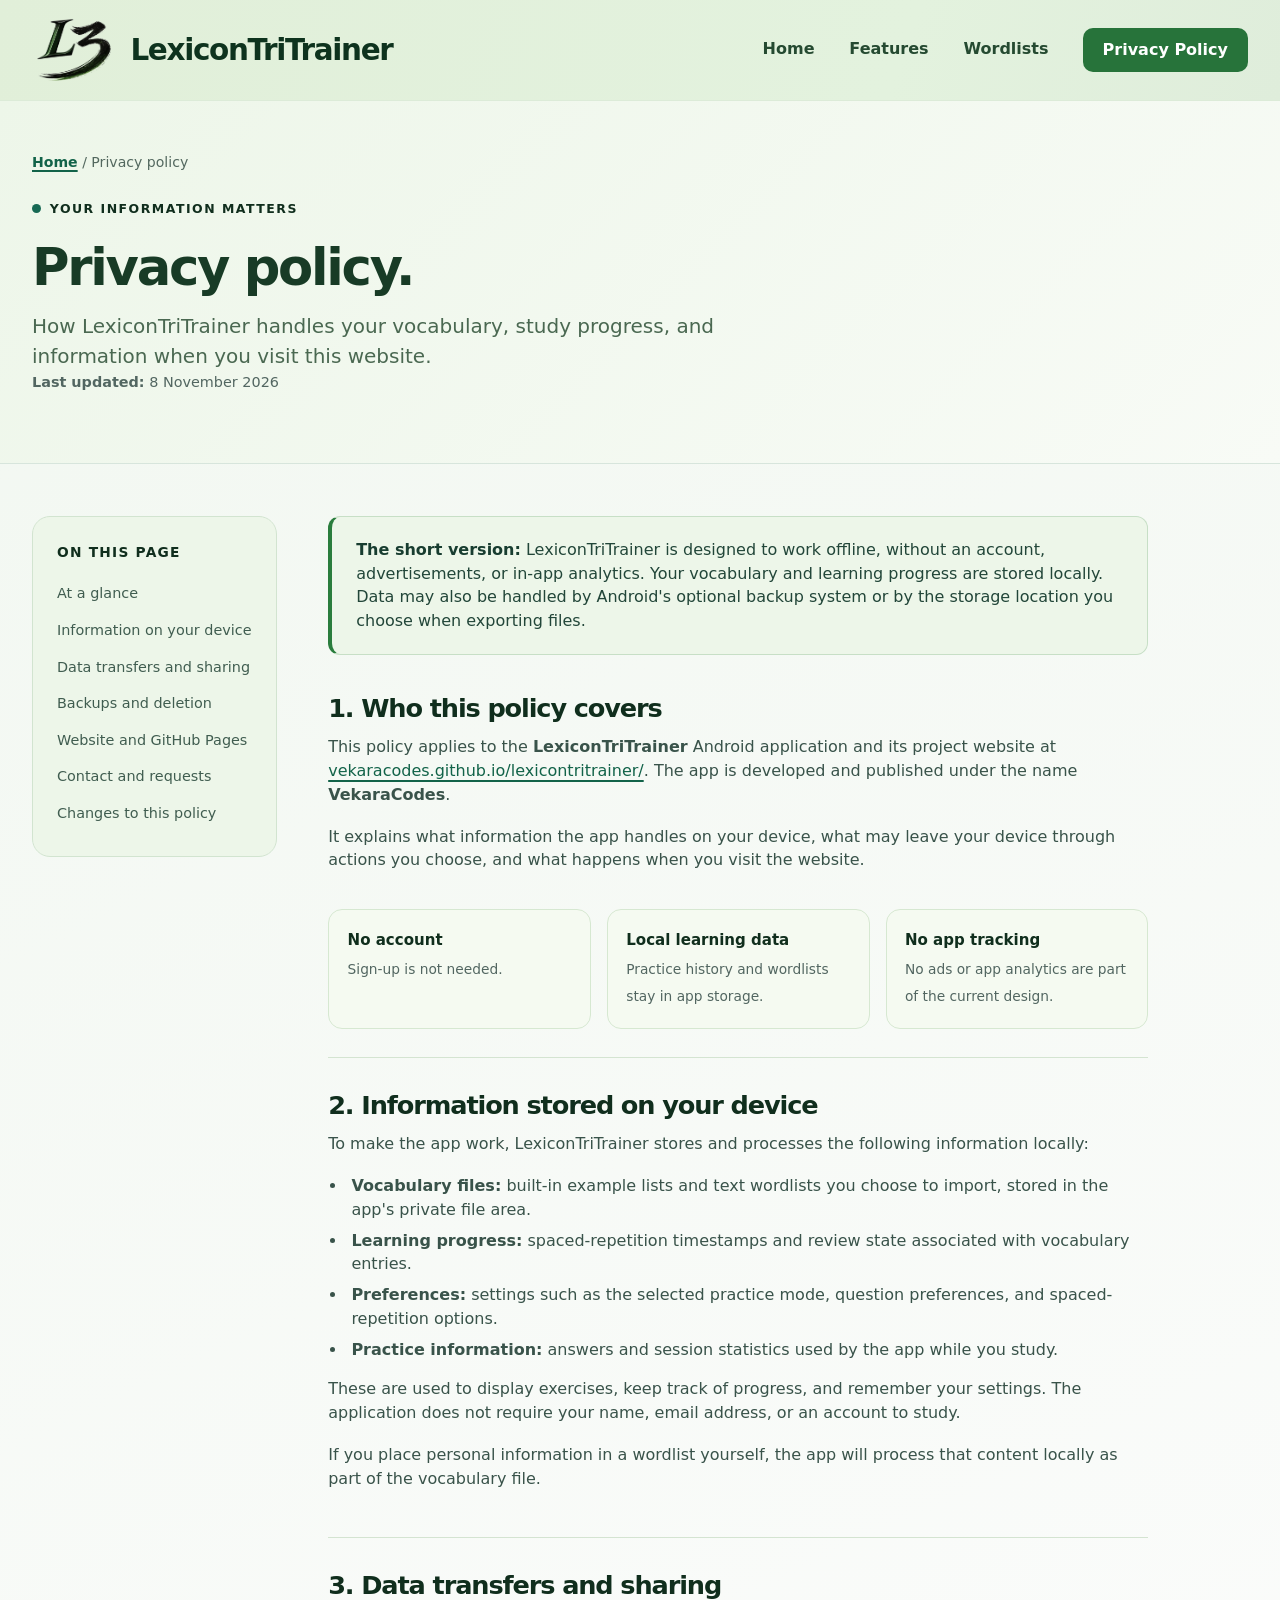
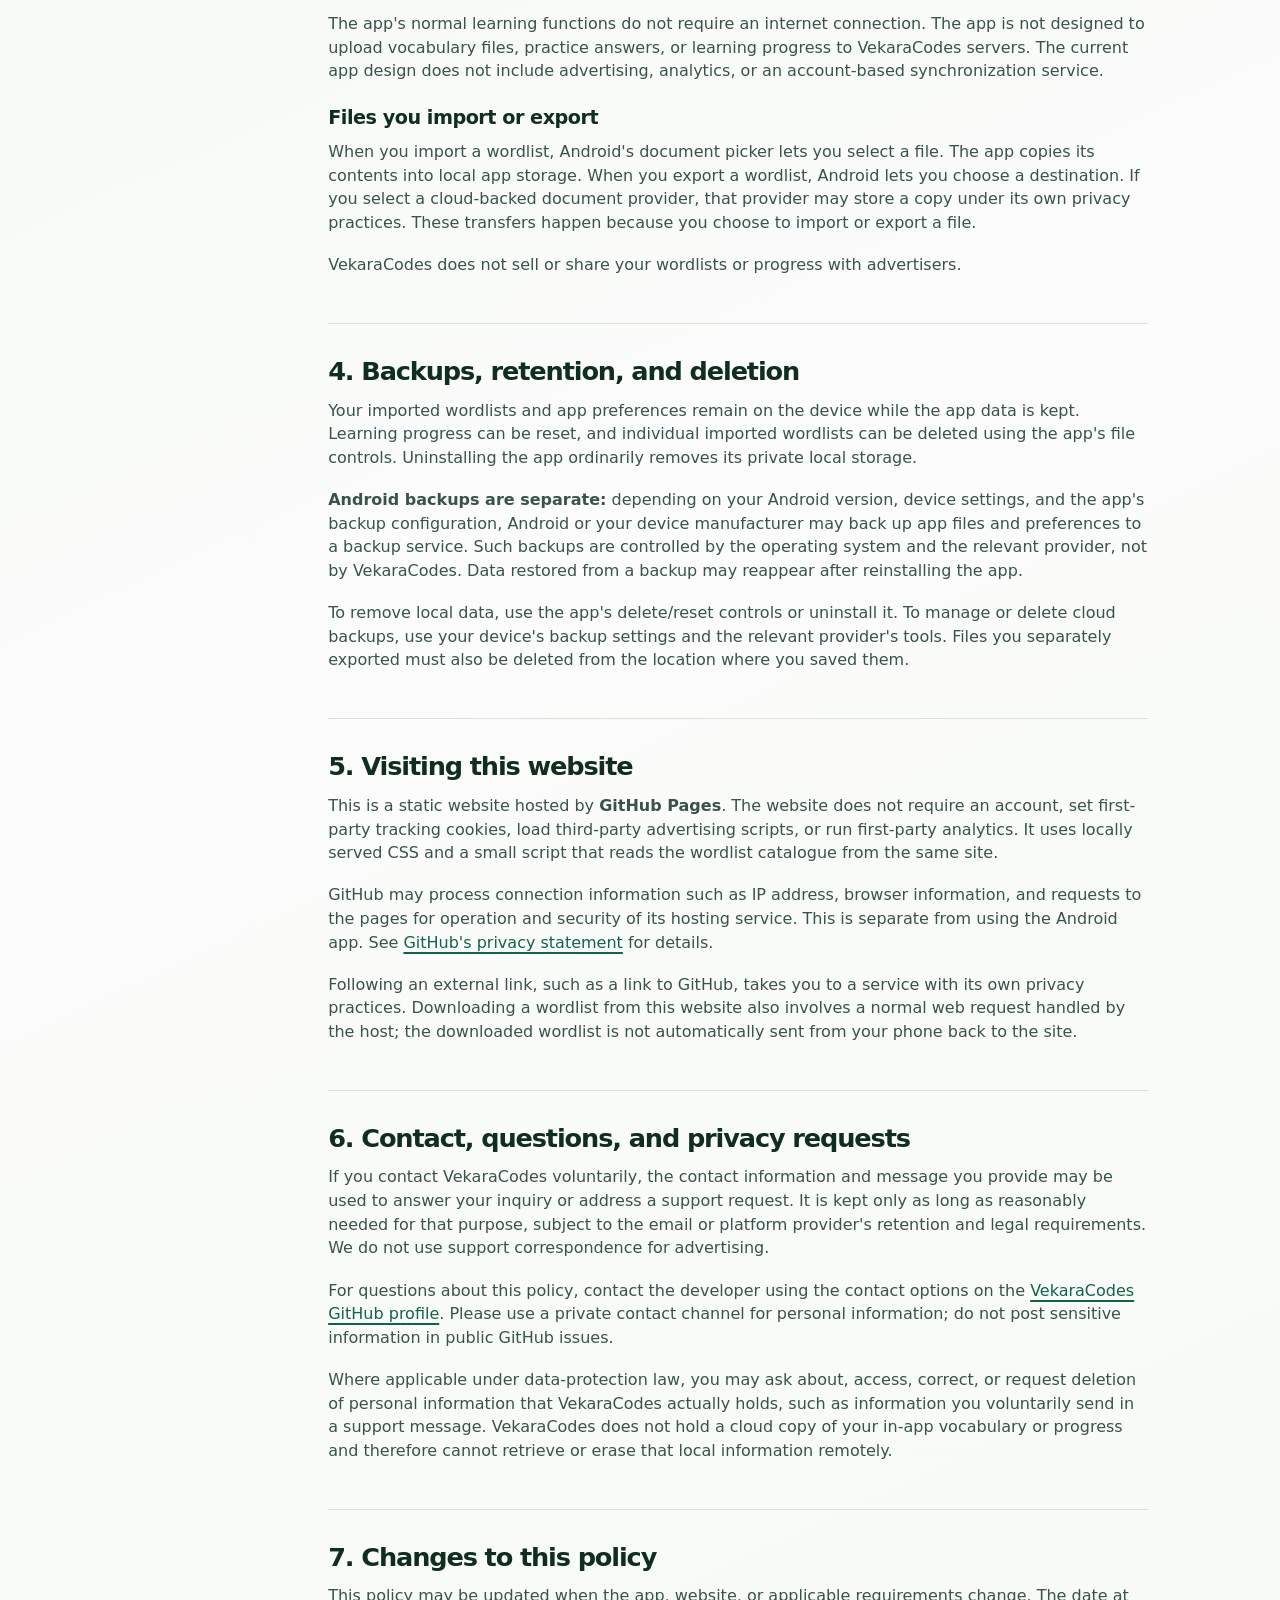
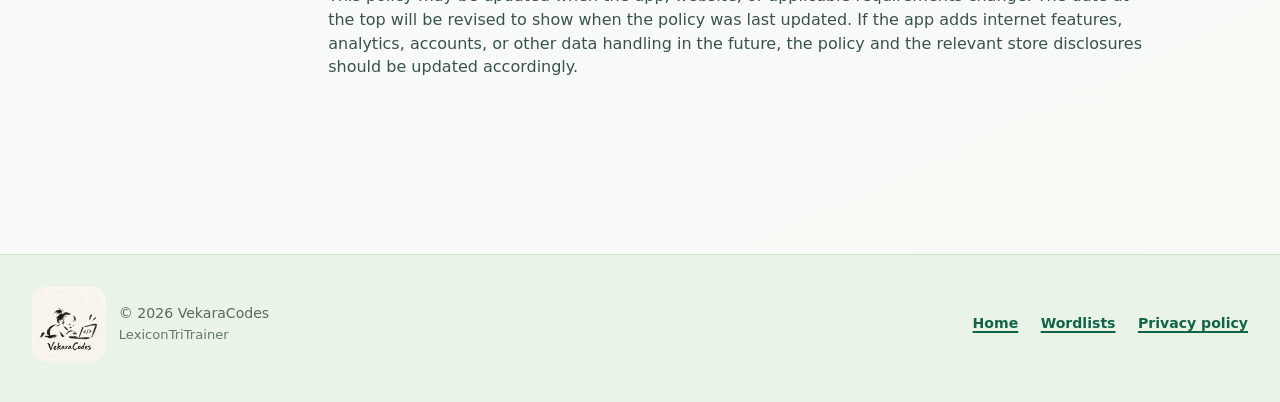
<file: lexicontritrainer/privacy-policy.html>
<!DOCTYPE html>

<html lang="en">
<head>
<meta charset="utf-8"/>
<meta content="width=device-width, initial-scale=1" name="viewport"/>
<meta content="Privacy policy for the LexiconTriTrainer Android app and VekaraCodes project website, including local data, backups, wordlists, and website hosting." name="description"/>
<meta content="#e1efd9" name="theme-color"/>
<title>Privacy policy — LexiconTriTrainer</title>
<link href="https://vekaracodes.github.io/lexicontritrainer/privacy-policy.html" rel="canonical"/>
<link href="./assets/site.css?v=7" rel="stylesheet"/>
</head>
<body class="lt-policy wl-v5">
<a class="skip-link" href="#main">Skip to main content</a>
<header class="site-header">
<div class="shell header-inner">
<a aria-label="LexiconTriTrainer home" class="brand" href="./">
<img alt="" class="brand-logo" decoding="async" height="70" src="./assets/lexicontritrainer-logo.webp?v=7" width="84"/>
<span>LexiconTriTrainer</span>
</a>
<nav aria-label="Main navigation" class="site-nav">
<a href="./">Home</a>
<a href="./#features">Features</a>
<a href="./wordlists/">Wordlists</a>
<a aria-current="page" href="./privacy-policy.html">Privacy Policy</a>

</nav>
</div>
</header>
<main id="main">
<div class="page-head"><div class="shell"><p class="breadcrumb"><a href="./">Home</a> / Privacy policy</p><span class="eyebrow">Your information matters</span><h1>Privacy policy.</h1><p class="lede">How LexiconTriTrainer handles your vocabulary, study progress, and information when you visit this website.</p><p class="small"><strong>Last updated:</strong> 8 November 2026</p></div></div>
<div class="shell policy-layout">
<aside aria-label="On this page" class="policy-nav"><strong>On this page</strong><a href="#overview">At a glance</a><a href="#on-device">Information on your device</a><a href="#transfers">Data transfers and sharing</a><a href="#backup-deletion">Backups and deletion</a><a href="#website">Website and GitHub Pages</a><a href="#contact">Contact and requests</a><a href="#changes">Changes to this policy</a></aside>
<article class="policy-article">
<div class="notice"><p><strong>The short version:</strong> LexiconTriTrainer is designed to work offline, without an account, advertisements, or in-app analytics. Your vocabulary and learning progress are stored locally. Data may also be handled by Android's optional backup system or by the storage location you choose when exporting files.</p></div>
<section id="overview"><h2>1. Who this policy covers</h2><p>This policy applies to the <strong>LexiconTriTrainer</strong> Android application and its project website at <a href="https://vekaracodes.github.io/lexicontritrainer/">vekaracodes.github.io/lexicontritrainer/</a>. The app is developed and published under the name <strong>VekaraCodes</strong>.</p><p>It explains what information the app handles on your device, what may leave your device through actions you choose, and what happens when you visit the website.</p><div class="facts"><div class="fact"><strong>No account</strong><span>Sign-up is not needed.</span></div><div class="fact"><strong>Local learning data</strong><span>Practice history and wordlists stay in app storage.</span></div><div class="fact"><strong>No app tracking</strong><span>No ads or app analytics are part of the current design.</span></div></div></section>
<section id="on-device"><h2>2. Information stored on your device</h2><p>To make the app work, LexiconTriTrainer stores and processes the following information locally:</p><ul><li><strong>Vocabulary files:</strong> built-in example lists and text wordlists you choose to import, stored in the app's private file area.</li><li><strong>Learning progress:</strong> spaced-repetition timestamps and review state associated with vocabulary entries.</li><li><strong>Preferences:</strong> settings such as the selected practice mode, question preferences, and spaced-repetition options.</li><li><strong>Practice information:</strong> answers and session statistics used by the app while you study.</li></ul><p>These are used to display exercises, keep track of progress, and remember your settings. The application does not require your name, email address, or an account to study.</p><p>If you place personal information in a wordlist yourself, the app will process that content locally as part of the vocabulary file.</p></section>
<section id="transfers"><h2>3. Data transfers and sharing</h2><p>The app's normal learning functions do not require an internet connection. The app is not designed to upload vocabulary files, practice answers, or learning progress to VekaraCodes servers. The current app design does not include advertising, analytics, or an account-based synchronization service.</p><h3>Files you import or export</h3><p>When you import a wordlist, Android's document picker lets you select a file. The app copies its contents into local app storage. When you export a wordlist, Android lets you choose a destination. If you select a cloud-backed document provider, that provider may store a copy under its own privacy practices. These transfers happen because you choose to import or export a file.</p><p>VekaraCodes does not sell or share your wordlists or progress with advertisers.</p></section>
<section id="backup-deletion"><h2>4. Backups, retention, and deletion</h2><p>Your imported wordlists and app preferences remain on the device while the app data is kept. Learning progress can be reset, and individual imported wordlists can be deleted using the app's file controls. Uninstalling the app ordinarily removes its private local storage.</p><p><strong>Android backups are separate:</strong> depending on your Android version, device settings, and the app's backup configuration, Android or your device manufacturer may back up app files and preferences to a backup service. Such backups are controlled by the operating system and the relevant provider, not by VekaraCodes. Data restored from a backup may reappear after reinstalling the app.</p><p>To remove local data, use the app's delete/reset controls or uninstall it. To manage or delete cloud backups, use your device's backup settings and the relevant provider's tools. Files you separately exported must also be deleted from the location where you saved them.</p></section>
<section id="website"><h2>5. Visiting this website</h2><p>This is a static website hosted by <strong>GitHub Pages</strong>. The website does not require an account, set first-party tracking cookies, load third-party advertising scripts, or run first-party analytics. It uses locally served CSS and a small script that reads the wordlist catalogue from the same site.</p><p>GitHub may process connection information such as IP address, browser information, and requests to the pages for operation and security of its hosting service. This is separate from using the Android app. See <a href="https://docs.github.com/en/site-policy/privacy-policies/github-general-privacy-statement" rel="noopener noreferrer">GitHub's privacy statement</a> for details.</p><p>Following an external link, such as a link to GitHub, takes you to a service with its own privacy practices. Downloading a wordlist from this website also involves a normal web request handled by the host; the downloaded wordlist is not automatically sent from your phone back to the site.</p></section>
<section id="contact"><h2>6. Contact, questions, and privacy requests</h2><p>If you contact VekaraCodes voluntarily, the contact information and message you provide may be used to answer your inquiry or address a support request. It is kept only as long as reasonably needed for that purpose, subject to the email or platform provider's retention and legal requirements. We do not use support correspondence for advertising.</p><p>For questions about this policy, contact the developer using the contact options on the <a href="https://github.com/VekaraCodes" rel="noopener noreferrer">VekaraCodes GitHub profile</a>. Please use a private contact channel for personal information; do not post sensitive information in public GitHub issues.</p><p>Where applicable under data-protection law, you may ask about, access, correct, or request deletion of personal information that VekaraCodes actually holds, such as information you voluntarily send in a support message. VekaraCodes does not hold a cloud copy of your in-app vocabulary or progress and therefore cannot retrieve or erase that local information remotely.</p></section>
<section id="changes"><h2>7. Changes to this policy</h2><p>This policy may be updated when the app, website, or applicable requirements change. The date at the top will be revised to show when the policy was last updated. If the app adds internet features, analytics, accounts, or other data handling in the future, the policy and the relevant store disclosures should be updated accordingly.</p></section>
</article>
</div>
</main>
<footer class="site-footer"><div class="shell footer-inner"><div class="footer-attribution"><span class="footer-logo-link"><img alt="VekaraCodes brush-stroke logo" decoding="async" height="74" loading="lazy" src="assets/vekaracodes-logo.webp" width="74"/></span><span>© 2026 VekaraCodes<br/><small>LexiconTriTrainer</small></span></div><nav aria-label="Footer navigation" class="footer-links"><a href="./">Home</a><a href="wordlists/">Wordlists</a><a href="privacy-policy.html">Privacy policy</a></nav></div></footer>
</body>
</html>
</file>
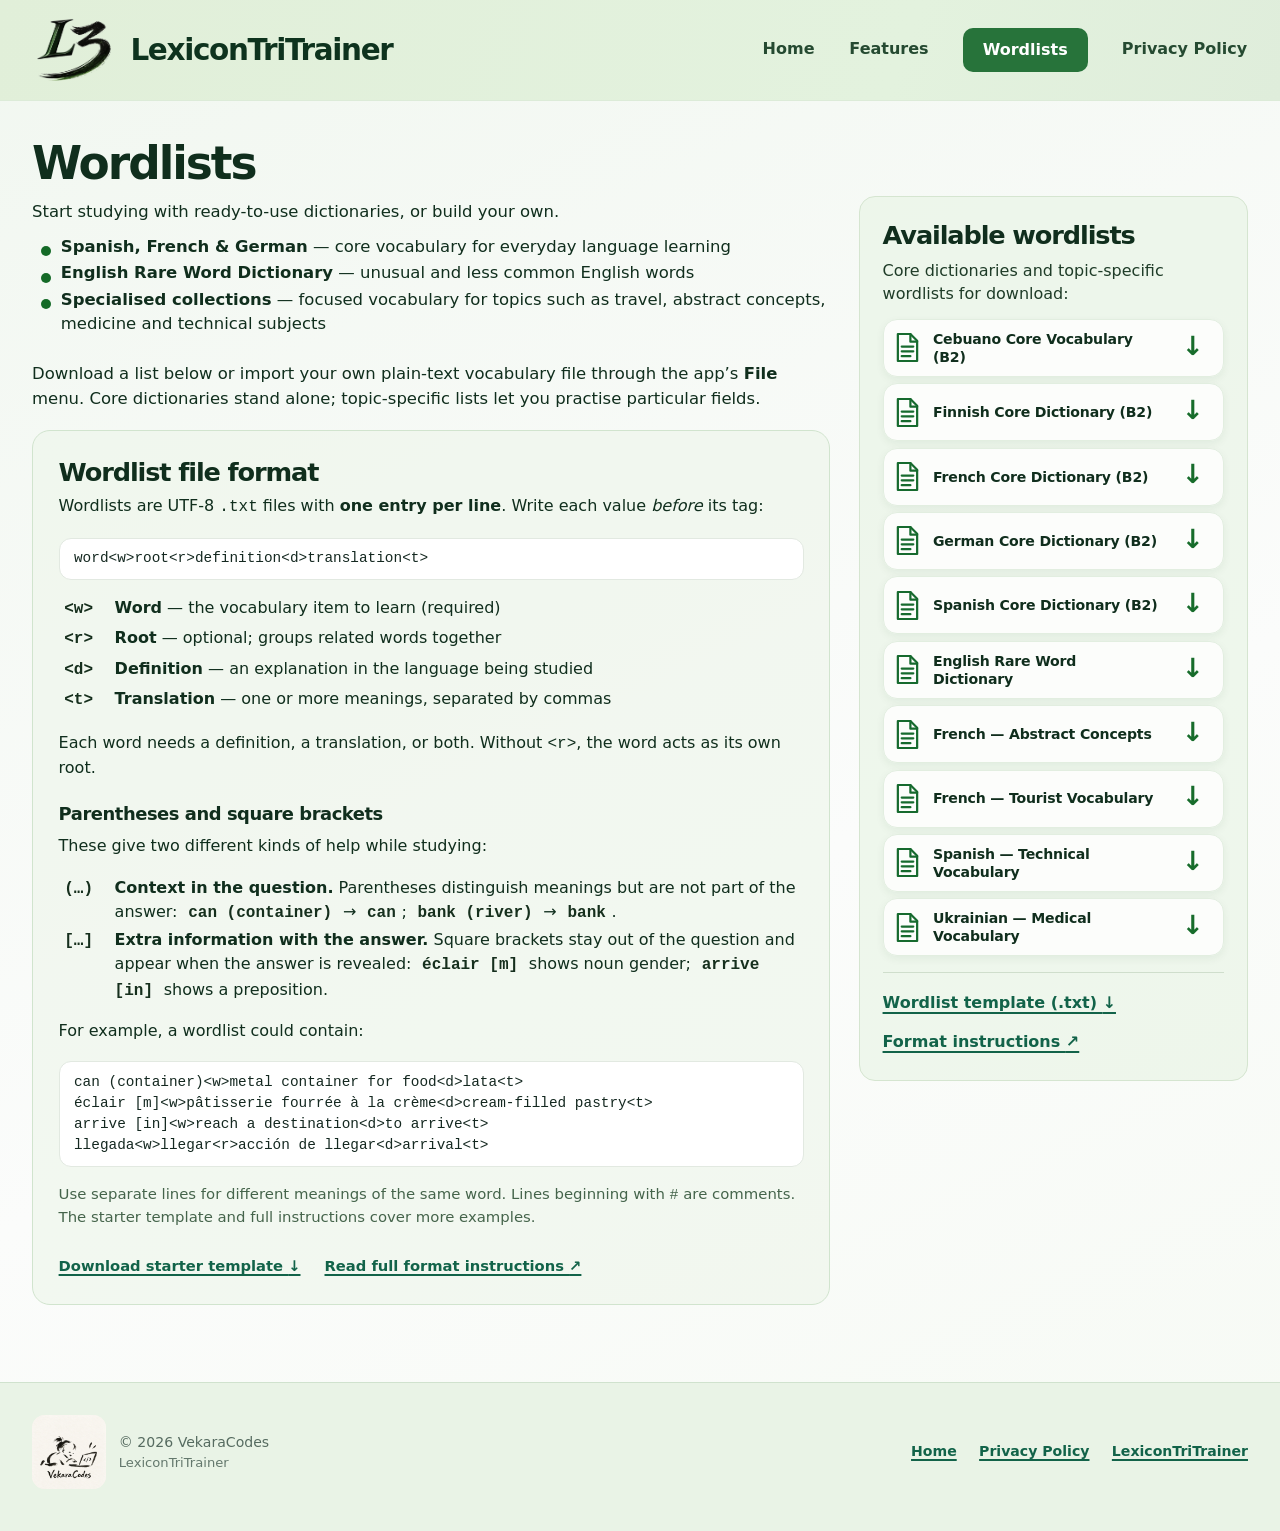
<file: lexicontritrainer/wordlists/lexicontritrainer-wordlists-index-updated.html>
<!DOCTYPE html>

<html lang="en">
<head>
<meta charset="utf-8"/>
<meta content="width=device-width, initial-scale=1" name="viewport"/>
<meta content="Download vocabulary lists and learn the simple LexiconTriTrainer wordlist format." name="description"/>
<meta content="#e1efd9" name="theme-color"/>
<title>Wordlists — LexiconTriTrainer</title>
<link href="../assets/site.css?v=7" rel="stylesheet"/>
<script defer="" src="../assets/wordlists.js"></script>
<style>
/* Wordlist format clarification; inherits the original site theme. */
.wl-format-panel h3 { margin: 1.5rem 0 0.6rem; font-size: 1.12rem; }
.wl-format-panel .wl-code { overflow-x: auto; }
.wl-format-panel .wl-tag-list span { overflow-wrap: anywhere; }
</style>
</head>
<body class="lt-wordlists wl-v5">
<a class="skip-link" href="#main">Skip to main content</a>
<header class="site-header">
<div class="shell header-inner">
<a aria-label="LexiconTriTrainer home" class="brand" href="../">
<img alt="" class="brand-logo" decoding="async" height="70" src="../assets/lexicontritrainer-logo.webp?v=7" width="84"/>
<span>LexiconTriTrainer</span>
</a>
<nav aria-label="Main navigation" class="site-nav">
<a href="../">Home</a>
<a href="../#features">Features</a>
<a aria-current="page" href="./">Wordlists</a>
<a href="../privacy-policy.html">Privacy Policy</a>

</nav>
</div>
</header>
<main class="shell wl-main" id="main">
<div class="wl-layout">
<div class="wl-left">
<section aria-labelledby="wl-title" class="wl-intro">
<h1 id="wl-title">Wordlists</h1>
<p class="wl-lead">Start studying with ready-to-use dictionaries, or build your own.</p>
<ul class="wl-bullets">
<li><strong>Spanish, French &amp; German</strong> — core vocabulary for everyday language learning</li>
<li><strong>English Rare Word Dictionary</strong> — unusual and less common English words</li>
<li><strong>Specialised collections</strong> — focused vocabulary for topics such as travel, abstract concepts, medicine and technical subjects</li>
</ul>
<p>Download a list below or import your own plain-text vocabulary file through the app’s <strong>File</strong> menu. Core dictionaries stand alone; topic-specific lists let you practise particular fields.</p>
</section>
<section aria-labelledby="format-title" class="wl-format-panel" id="format">
<div class="wl-section-top">
<div><h2 id="format-title">Wordlist file format</h2></div>
</div>
<p>Wordlists are UTF-8 <code>.txt</code> files with <strong>one entry per line</strong>. Write each value <em>before</em> its tag:</p>
<pre class="wl-code"><code>word&lt;w&gt;root&lt;r&gt;definition&lt;d&gt;translation&lt;t&gt;</code></pre>
<ul class="wl-tag-list">
<li><code>&lt;w&gt;</code><span><strong>Word</strong> — the vocabulary item to learn (required)</span></li>
<li><code>&lt;r&gt;</code><span><strong>Root</strong> — optional; groups related words together</span></li>
<li><code>&lt;d&gt;</code><span><strong>Definition</strong> — an explanation in the language being studied</span></li>
<li><code>&lt;t&gt;</code><span><strong>Translation</strong> — one or more meanings, separated by commas</span></li>
</ul>
<p>Each word needs a definition, a translation, or both. Without <code>&lt;r&gt;</code>, the word acts as its own root.</p>
<h3>Parentheses and square brackets</h3>
<p>These give two different kinds of help while studying:</p>
<ul class="wl-tag-list">
<li><code>(…)</code><span><strong>Context in the question.</strong> Parentheses distinguish meanings but are not part of the answer: <code>can (container)</code> → <code>can</code>; <code>bank (river)</code> → <code>bank</code>.</span></li>
<li><code>[…]</code><span><strong>Extra information with the answer.</strong> Square brackets stay out of the question and appear when the answer is revealed: <code>éclair [m]</code> shows noun gender; <code>arrive [in]</code> shows a preposition.</span></li>
</ul>
<p>For example, a wordlist could contain:</p>
<pre class="wl-code"><code>can (container)&lt;w&gt;metal container for food&lt;d&gt;lata&lt;t&gt;
éclair [m]&lt;w&gt;pâtisserie fourrée à la crème&lt;d&gt;cream-filled pastry&lt;t&gt;
arrive [in]&lt;w&gt;reach a destination&lt;d&gt;to arrive&lt;t&gt;
llegada&lt;w&gt;llegar&lt;r&gt;acción de llegar&lt;d&gt;arrival&lt;t&gt;</code></pre>
<p class="wl-small">Use separate lines for different meanings of the same word. Lines beginning with <code>#</code> are comments. The starter template and full instructions cover more examples.</p>
<div class="wl-resource-links">
<a download="" href="wordlist-template.txt">Download starter template <span aria-hidden="true">↓</span></a>
<a href="README.md">Read full format instructions <span aria-hidden="true">↗</span></a>
</div>
</section>
</div>
<aside aria-labelledby="wl-library-title" class="wl-library">
<div class="wl-library-header">
<h2 id="wl-library-title">Available wordlists</h2>
<p>Core dictionaries and topic-specific wordlists for download:</p>
</div>
<div aria-live="polite" id="wordlist-catalog">
<div class="file-list">
<article class="file-row">
<div class="wl-file-details"><h3>Cebuano Core Vocabulary (B2)</h3><p>Self-contained B2 core vocabulary for Cebuano.</p></div>
<a aria-label="Download Cebuano Core Vocabulary (B2) as a text file" class="wl-file-download" download="CebuanoCoreVocabularyB2.txt" href="CebuanoCoreVocabularyB2.txt">Download .txt</a>
</article>
<article class="file-row">
<div class="wl-file-details"><h3>Finnish Core Dictionary (B2)</h3><p>Self-contained B2 core vocabulary for Finnish.</p></div>
<a aria-label="Download Finnish Core Dictionary (B2) as a text file" class="wl-file-download" download="FinnishCoreDictionaryB2.txt" href="FinnishCoreDictionaryB2.txt">Download .txt</a>
</article>
<article class="file-row">
<div class="wl-file-details"><h3>French Core Dictionary (B2)</h3><p>Self-contained B2 core vocabulary for French.</p></div>
<a aria-label="Download French Core Dictionary (B2) as a text file" class="wl-file-download" download="FrenchCoreDictionaryB2.txt" href="FrenchCoreDictionaryB2.txt">Download .txt</a>
</article>
<article class="file-row">
<div class="wl-file-details"><h3>German Core Dictionary (B2)</h3><p>Self-contained B2 core vocabulary for German.</p></div>
<a aria-label="Download German Core Dictionary (B2) as a text file" class="wl-file-download" download="GermanCoreDictionaryB2.txt" href="GermanCoreDictionaryB2.txt">Download .txt</a>
</article>
<article class="file-row">
<div class="wl-file-details"><h3>Spanish Core Dictionary (B2)</h3><p>Self-contained B2 core vocabulary for Spanish.</p></div>
<a aria-label="Download Spanish Core Dictionary (B2) as a text file" class="wl-file-download" download="SpanishCoreDictionaryB2.txt" href="SpanishCoreDictionaryB2.txt">Download .txt</a>
</article>
<article class="file-row">
<div class="wl-file-details"><h3>English Rare Word Dictionary</h3><p>Supplementary collection of rare and less common English words.</p></div>
<a aria-label="Download English Rare Word Dictionary as a text file" class="wl-file-download" download="EnglishRareWordDictionary.txt" href="EnglishRareWordDictionary.txt">Download .txt</a>
</article>
<article class="file-row">
<div class="wl-file-details"><h3>French — Abstract Concepts</h3><p>Supplementary French vocabulary focusing on abstract concepts.</p></div>
<a aria-label="Download French — Abstract Concepts as a text file" class="wl-file-download" download="French_AbstractConcepts.txt" href="French_AbstractConcepts.txt">Download .txt</a>
</article>
<article class="file-row">
<div class="wl-file-details"><h3>French — Tourist Vocabulary</h3><p>Supplementary French vocabulary for travel and tourism.</p></div>
<a aria-label="Download French — Tourist Vocabulary as a text file" class="wl-file-download" download="French_TouristVocabulary.txt" href="French_TouristVocabulary.txt">Download .txt</a>
</article>
<article class="file-row">
<div class="wl-file-details"><h3>Russian — Medical Vocabulary</h3><p>Supplementary Russian vocabulary for medical contexts.</p></div>
<a aria-label="Download Russian — Medical Vocabulary as a text file" class="wl-file-download" download="Russian_MedicalVocabulary.txt" href="Russian_MedicalVocabulary.txt">Download .txt</a>
</article>
<article class="file-row">
<div class="wl-file-details"><h3>Spanish — Technical Vocabulary</h3><p>Supplementary Spanish vocabulary covering technical terminology.</p></div>
<a aria-label="Download Spanish — Technical Vocabulary as a text file" class="wl-file-download" download="Spanish_TechnicalVocabulary.txt" href="Spanish_TechnicalVocabulary.txt">Download .txt</a>
</article>
<article class="file-row">
<div class="wl-file-details"><h3>Ukrainian — Medical Vocabulary</h3><p>Supplementary Ukrainian vocabulary for medical contexts.</p></div>
<a aria-label="Download Ukrainian — Medical Vocabulary as a text file" class="wl-file-download" download="Ukrainian_MedicalVocabulary.txt" href="Ukrainian_MedicalVocabulary.txt">Download .txt</a>
</article>
</div>
</div>
<div class="wl-library-footer">
<p>Make your own list?</p>
<a download="" href="wordlist-template.txt">Wordlist template (.txt) <span aria-hidden="true">↓</span></a>
<a href="README.md">Format instructions <span aria-hidden="true">↗</span></a>
</div>
</aside>
</div>
</main>
<footer class="site-footer"><div class="shell footer-inner">
<div class="footer-attribution"><span class="footer-logo-link"><img alt="VekaraCodes brushstroke logo" height="74" loading="lazy" src="../assets/vekaracodes-logo.webp" width="74"/></span><span>© 2026 VekaraCodes<br/><small>LexiconTriTrainer</small></span></div>
<nav aria-label="Footer navigation" class="footer-links"><a href="../">Home</a><a href="../privacy-policy.html">Privacy Policy</a><a href="../">LexiconTriTrainer</a></nav>
</div></footer>
</body>
</html>
</file>
<file: assets/vekaracodes-home.css>
/* VekaraCodes homepage — no external fonts, JavaScript, or third-party requests */
:root {
  color-scheme: light;
  --background: #f7f9f5;
  --background-soft: #eef5ee;
  --surface: #ffffff;
  --ink: #183229;
  --muted: #52665d;
  --forest: #143c30;
  --forest-deep: #102e25;
  --accent: #cff6a3;
  --border: #d8e4db;
  --shadow: 0 24px 70px rgba(20, 61, 41, .075);
  --radius: 25px;
}
*, *::before, *::after { box-sizing: border-box; }
html { scroll-behavior: smooth; }
body {
  margin: 0; min-width: 320px; background: var(--background); color: var(--ink);
  font-family: system-ui, -apple-system, BlinkMacSystemFont, "Segoe UI", sans-serif;
  line-height: 1.68; font-size: 16px; -webkit-font-smoothing: antialiased;
}
::selection { background: var(--accent); color: var(--forest-deep); }
a { color: #0f654a; text-underline-offset: .22em; }
a:hover { text-decoration-thickness: 2px; }
a:focus-visible { outline: 3px solid #197552; outline-offset: 4px; border-radius: 5px; }
img, svg { display: block; max-width: 100%; }
.container { width: min(1120px, calc(100% - 48px)); margin-inline: auto; }
.skip-link {
  position: absolute; top: -100px; left: 16px; z-index: 100;
  border: 2px solid #16684a; border-radius: 10px; background: white;
  padding: 10px 18px; font-weight: 750; color: var(--forest-deep);
}
.skip-link:focus { top: 10px; }
.site-header { background: rgba(247,249,245,.98); border-bottom: 1px solid var(--border); }
.nav-wrap { min-height: 90px; display: flex; align-items: center; justify-content: space-between; gap: 20px; }
.site-brand { display: inline-flex; align-items: center; gap: 11px; color: var(--ink); text-decoration: none; font-size: 1.1rem; font-weight: 830; letter-spacing: -.035em; }
.site-brand:hover { text-decoration: none; }
.brand-symbol { width: 36px; height: 36px; display: grid; place-items: center; background: var(--forest); color: white; border-radius: 12px; font-size: 1.2rem; line-height: 1; letter-spacing: -.06em; }
.brand-dot { color: var(--accent); }
.site-nav { display: flex; align-items: center; justify-content: flex-end; flex-wrap: wrap; gap: clamp(11px, 2.8vw, 30px); }
.site-nav a { padding: 9px 1px; text-decoration: none; font-size: .92rem; font-weight: 700; color: #36584a; border-bottom: 2px solid transparent; }
.site-nav a:hover { color: #0b583e; border-color: currentColor; }
.site-nav .nav-external { color: #11563f; }
.hero { overflow: hidden; padding: clamp(58px, 8vw, 111px) 0 clamp(54px, 8vw, 100px); }
.hero-grid { display: grid; grid-template-columns: minmax(0, 1.06fr) minmax(0, .94fr); gap: clamp(36px, 5vw, 78px); align-items: center; }
.hero-copy { min-width: 0; }
.eyebrow { display: inline-flex; align-items: center; gap: 11px; color: #20674f; margin: 0 0 20px; text-transform: uppercase; font-size: .75rem; line-height: 1.5; letter-spacing: .12em; font-weight: 850; }
.eyebrow-marker { display: block; flex: 0 0 auto; width: 9px; height: 9px; background: #4d9776; border-radius: 50%; box-shadow: 0 0 0 4px #e0f1df; }
h1,h2,h3 { line-height: 1.11; letter-spacing: -.045em; }
h1 { margin: 0 0 25px; font-size: clamp(2.6rem, 5.5vw, 5.25rem); font-weight: 850; }
h1 span { color: #2d7958; }
h2 { font-size: clamp(2rem, 3.8vw, 2.85rem); margin: 0 0 12px; }
h3 { margin: 0 0 16px; font-size: 1.28rem; }
p { margin: 0 0 1rem; }
.hero-description { max-width: 54ch; font-size: clamp(1.06rem,1.55vw,1.22rem); color: #445c51; line-height: 1.8; }
.hero-actions { margin-top: 33px; display: flex; flex-wrap: wrap; align-items: center; gap: 13px; }
.button { display: inline-flex; justify-content: center; align-items: center; gap: 12px; min-height: 51px; padding: 12px 22px; border: 2px solid transparent; border-radius: 50px; text-decoration: none; font-weight: 780; font-size: .95rem; line-height: 1.3; transition: transform .17s ease, background-color .17s ease, border-color .17s ease; }
.button:hover { transform: translateY(-2px); text-decoration: none; }
.button-primary { background: var(--forest); color: white; }
.button-primary:hover { background: #24634b; }
.button-outline { background: white; border-color: #bed8c7; color: var(--forest); }
.button-outline:hover { border-color: #6da58a; background: #f2f8f1; }
.hero-caption { color: #64766d; font-size: .88rem; margin: 23px 0 0; }
.logo-composition { position: relative; padding: 0 15px 15px 0; isolation: isolate; }
.logo-image-wrap { position: relative; z-index: 1; background: #faf6ed; border-radius: 36px; border: 1px solid #e7e6dd; overflow: hidden; box-shadow: 0 28px 65px rgba(42, 43, 28, .11); }
.logo-image-wrap img { width: 100%; height: auto; }
.logo-accent { position: absolute; z-index: 0; inset: auto 0 0 auto; width: 50%; height: 52%; border-radius: 36px; background: #c9eeba; }
.section { padding: clamp(60px, 7vw, 94px) 0; }
.featured { background: #fff; border-top: 1px solid var(--border); border-bottom: 1px solid var(--border); }
.section-intro { max-width: 670px; margin-bottom: 31px; }
.section-intro > p:last-child { color: var(--muted); font-size: 1.075rem; margin: 0; }
.project-panel { border-radius: 30px; background: var(--forest); display: grid; grid-template-columns: minmax(0, 1.08fr) minmax(0, .92fr); gap: clamp(28px, 5vw, 60px); align-items: center; overflow: hidden; padding: clamp(25px, 4.4vw, 58px); color: white; box-shadow: 0 20px 60px rgba(15, 57, 38, .16); }
.project-type { display: inline-block; border: 1px solid rgba(217,248,213,.4); border-radius: 100px; padding: 5px 12px; font-size: .77rem; letter-spacing: .03em; font-weight: 770; color: #d6ffcd; margin-bottom: 23px; }
.project-content h3 { max-width: 17ch; font-size: clamp(1.7rem, 3.15vw, 2.55rem); margin-bottom: 19px; }
.project-content p { max-width: 54ch; color: #d6e8dd; font-size: 1.01rem; line-height: 1.8; }
.project-modes { display: flex; gap: 9px; flex-wrap: wrap; margin: 27px 0 33px; }
.project-modes span { color: #e3f1e4; font-size: .85rem; font-weight: 650; padding: 6px 12px; border-radius: 9px; background: rgba(255,255,255,.095); border: 1px solid rgba(255,255,255,.13); }
.button-light { background: var(--accent); color: #143829; }
.button-light:hover { background: #e6ffc7; }
.project-illustration { min-width: 0; padding: clamp(5px, 2vw, 16px); }
.mini-window { background: #f5fbf3; border: 1px solid #e0eadf; border-radius: 25px; padding: clamp(16px, 3vw, 32px); box-shadow: 0 17px 46px rgba(5, 21, 14, .2); transform: rotate(2deg); }
.mini-window-head { display: flex; justify-content: space-between; gap: 10px; align-items: center; color: #35674e; margin-bottom: 38px; }
.mini-caption { font-size: .74rem; font-weight: 790; letter-spacing: .07em; text-transform: uppercase; }
.mini-dots { display: flex; gap: 5px; }
.mini-dots i { display: block; width: 8px; height: 8px; border-radius: 50%; background: #9dcbb5; }
.letter-tiles { display: grid; grid-template-columns: repeat(5, minmax(0,1fr)); gap: clamp(3px, .6vw, 7px); }
.letter-tiles span { display: grid; place-items: center; aspect-ratio: 1; min-width: 0; background: #d4f4b7; border: 1px solid #b5e49f; border-radius: 10px; color: #1b4633; font-size: clamp(1rem, 2.15vw, 1.75rem); font-weight: 880; box-shadow: inset 0 -3px rgba(63,115,66,.1); }
.letter-tiles span:nth-child(2),.letter-tiles span:nth-child(4) { background: #b0e7cb; }
.mini-divider { height: 1px; background: #d4e6d7; margin: 34px 0 20px; }
.mini-lines { display: grid; gap: 11px; margin-bottom: 29px; }
.mini-lines i { display: block; height: 10px; border-radius: 50px; background: #dce9dc; }
.mini-lines i:nth-child(2) { width: 82%; }.mini-lines i:nth-child(3) { width: 53%; }
.mini-check { color: #1c684d; font-size: .85rem; font-weight: 760; display: flex; align-items: center; gap: 8px; }
.mini-check span { display: grid; place-items: center; border-radius: 50%; background: #c9efc5; width: 23px; height: 23px; font-size: .8rem; }
.resources { background: var(--background); }
.resource-grid { display: grid; grid-template-columns: repeat(2,minmax(0,1fr)); gap: 18px; }
.resource-card { min-width: 0; border: 1px solid var(--border); border-radius: 23px; padding: clamp(24px, 3vw, 35px); background: white; box-shadow: var(--shadow); }
.resource-icon { width: 54px; height: 54px; background: #e8f6e4; border-radius: 17px; display: grid; place-items: center; color: #24694e; margin-bottom: 27px; }
.resource-icon svg { width: 31px; height: 31px; }
.resource-card h3 { font-size: 1.38rem; margin-bottom: 10px; }
.resource-card p { max-width: 43ch; color: var(--muted); margin-bottom: 20px; }
.card-link { display: inline-flex; align-items: center; min-height: 44px; gap: 9px; font-weight: 790; text-decoration-thickness: 1.5px; color: #126347; }
.site-footer { border-top: 1px solid var(--border); background: #edf3ed; padding: 42px 0 22px; }
.footer-content { display: flex; align-items: flex-start; justify-content: space-between; gap: 26px; }
.footer-content strong { font-size: 1.1rem; letter-spacing: -.02em; }
.footer-content p { color: var(--muted); font-size: .93rem; margin: 3px 0 0; }
.footer-links { display: flex; flex-wrap: wrap; justify-content: flex-end; gap: 9px 22px; max-width: 610px; }
.footer-links a { color: #31594a; font-size: .9rem; font-weight: 650; padding: 3px 0; }
.footer-bottom { border-top: 1px solid #d5e2d7; margin-top: 35px; padding-top: 16px; color: #61766a; font-size: .82rem; }
@media (max-width: 900px) {
  .hero-grid { grid-template-columns: 1fr 0.83fr; gap: 24px; }
  .hero h1 { font-size: clamp(2.5rem,5.3vw,4.2rem); }
  .project-panel { gap: 18px; }
  .project-content h3 { font-size: 2rem; }
  .mini-window-head { margin-bottom: 25px; }
}
@media (max-width: 700px) {
  .container { width: min(100% - 36px, 550px); }
  .nav-wrap { min-height: unset; padding: 15px 0; align-items: flex-start; flex-wrap: wrap; }
  .site-brand { font-size: 1rem; }
  .site-nav { width: 100%; justify-content: flex-start; gap: 20px; }
  .site-nav a { padding: 6px 1px; }
  .hero { padding: 57px 0 65px; }
  .hero-grid { grid-template-columns: 1fr; gap: 35px; }
  .hero h1 { font-size: clamp(2.65rem, 10vw, 4.1rem); }
  .hero-description { font-size: 1.07rem; }
  .logo-composition { width: min(100%, 400px); margin: 0 auto; }
  .logo-image-wrap { border-radius: 25px; }
  .project-panel { grid-template-columns: 1fr; }
  .project-content h3 { font-size: clamp(1.75rem, 7vw, 2.2rem); }
  .project-illustration { max-width: 390px; width: 100%; margin: 0 auto; padding: 4px; }
  .mini-window { transform: rotate(0deg); }
  .letter-tiles span { font-size: clamp(1.15rem, 5vw, 1.5rem); }
  .resource-grid { grid-template-columns: 1fr; }
  .footer-content { flex-direction: column; }
  .footer-links { justify-content: flex-start; }
}
@media (max-width: 390px) {
  .container { width: calc(100% - 30px); }
  .site-nav { gap: 15px; }
  .site-nav a { font-size: .89rem; }
  .button { width: 100%; }
  .project-panel { padding: 22px; }
  .project-modes { gap: 6px; }
  .project-modes span { font-size: .8rem; }
}
@media (prefers-reduced-motion: reduce) {
  html { scroll-behavior: auto; }
  *, *::before, *::after { transition: none !important; animation: none !important; }
}
@media (prefers-contrast: more) {
  :root { --muted: #30483c; --border: #899f90; }
  .site-nav a { text-decoration: underline; }
  .button-outline, .resource-card { border-color: #556e59; }
}

/* Original VekaraCodes clinical simulators, preserved and given equal prominence. */
.simulation-section { margin-top: clamp(54px, 6vw, 78px); scroll-margin-top: 28px; }
.simulation-heading { display: flex; align-items: end; justify-content: space-between; gap: 24px; margin-bottom: 23px; }
.simulation-heading .eyebrow { margin-bottom: 12px; }
.simulation-heading h3 { font-size: clamp(1.7rem, 3vw, 2.3rem); line-height: 1.2; margin: 0; letter-spacing: -.035em; }
.simulation-heading > p { color: var(--muted); margin: 0 0 3px; max-width: 38ch; }
.simulation-grid { display: grid; grid-template-columns: repeat(2,minmax(0,1fr)); gap: 20px; }
.simulation-card { display: flex; flex-direction: column; border-radius: 25px; padding: clamp(24px,3.1vw,37px); background: #f6faf6; border: 1px solid #d9e7dd; min-width: 0; }
.simulation-card-top { display: flex; align-items: flex-start; justify-content: space-between; margin-bottom: 27px; }
.simulation-icon { width: 68px; height: 68px; display: grid; place-items: center; border-radius: 19px; background: #def0e4; color: #205f48; }
.simulation-icon svg { width: 38px; height: 38px; }
.simulation-number { color: #5f806d; font-size: .78rem; font-weight: 750; letter-spacing: .1em; }
.simulation-tag { margin: 0 0 8px; color: #27674f; font-size: .76rem; text-transform: uppercase; font-weight: 850; letter-spacing: .09em; }
.simulation-card h4 { font-size: clamp(1.28rem,2vw,1.62rem); line-height: 1.3; letter-spacing: -.025em; margin: 0 0 10px; }
.simulation-card > p:not(.simulation-tag) { color: var(--muted); margin: 0 0 26px; }
.simulation-card .card-link { margin-top: auto; align-self: flex-start; }
@media (max-width: 700px) {
  .simulation-heading { flex-direction: column; align-items: flex-start; gap: 9px; }
  .simulation-grid { grid-template-columns: 1fr; }
  .simulation-card { padding: 25px; }
}
@media (prefers-contrast: more) {
  .simulation-card { border-color: #556e59; }
}
</file>
<file: lexicontritrainer/assets/site.css>
/* LexiconTriTrainer — self-hosted, accessible, responsive GitHub Pages styles */
:root {
  color-scheme: light;
  --ink: #142f2b;
  --muted: #526661;
  --muted-dark: #bfd3ca;
  --paper: #f8fbf7;
  --white: #ffffff;
  --dark: #12352e;
  --darkest: #0c241f;
  --accent: #c5ff93;
  --teal: #176954;
  --line: #d7e5dc;
  --radius: 22px;
  --shadow: 0 18px 50px rgba(24, 52, 39, .08);
}
*, *::before, *::after {box-sizing: border-box}
html {scroll-behavior: smooth; scroll-padding-top: 6rem}
body {margin: 0; min-width: 320px; background: var(--paper); color: var(--ink); font-family: system-ui, -apple-system, BlinkMacSystemFont, "Segoe UI", sans-serif; font-size: 1rem; line-height: 1.65; -webkit-font-smoothing: antialiased}
a {color: #126349; text-underline-offset: .23em; text-decoration-thickness: 1.5px}
a:hover {text-decoration-thickness: 2px}
a:focus-visible, button:focus-visible, summary:focus-visible {outline: 3px solid #0d8261; outline-offset: 4px; border-radius: 4px}
::selection {background: var(--accent); color: var(--darkest)}
.skip-link {position: absolute; top: -100px; left: 16px; z-index: 99; padding: .65rem 1rem; background: #fff; color: var(--darkest); font-weight: 700; border: 2px solid var(--teal); border-radius: 8px}
.skip-link:focus {top: 12px}
.shell {width: min(100% - 40px, 1100px); margin-inline: auto}
.site-header {position: relative; z-index: 10; border-bottom: 1px solid #e3eee6; background: rgba(248,251,247,.98)}
.header-inner {display: flex; align-items: center; justify-content: space-between; min-height: 84px; gap: 1.2rem}
.brand {display: inline-flex; align-items: center; gap: .85rem; color: var(--ink); font-weight: 800; font-size: 1.04rem; letter-spacing: -.04em; text-decoration: none; white-space: nowrap}
.brand:hover {text-decoration: none}
.brand-mark {display: grid; grid-template-columns: repeat(2, 18px); grid-template-rows: repeat(2, 18px); gap: 3px; transform: rotate(-8deg)}
.brand-mark i {display: grid; place-items: center; font-style: normal; font-size: 12px; line-height: 1; font-weight: 850; color: var(--darkest); background: var(--accent); border-radius: 5px}
.brand-mark i:last-child {background: #74c6ac; transform: translate(3px,-2px)}
.brand-logo {width: 40px; height: 40px; object-fit: contain; flex: 0 0 auto; border-radius: 12px; display:block}
.site-nav {display: flex; align-items: center; flex-wrap: wrap; justify-content: flex-end; gap: clamp(.6rem, 2.6vw, 2.2rem)}
.site-nav a {color: #314e44; font-size: .93rem; font-weight: 650; text-decoration: none; padding: .4rem .05rem; border-bottom: 2px solid transparent}
.site-nav a:hover, .site-nav a[aria-current="page"] {color: #0a5c42; border-color: currentColor}
.eyebrow {display: inline-flex; align-items: center; gap: .55rem; font-size: .78rem; letter-spacing: .12em; font-weight: 800; text-transform: uppercase}
.eyebrow::before {content: ""; width: 9px; height: 9px; border-radius: 50%; background: var(--teal)}
h1,h2,h3,p {margin-top: 0}
h1,h2,h3 {line-height: 1.13; letter-spacing: -.044em}
h1 {font-size: clamp(2.7rem, 6.2vw, 5.2rem); max-width: 14ch; margin: 1.1rem 0 1.3rem; font-weight: 850}
h2 {font-size: clamp(1.95rem, 3.6vw, 2.8rem); margin-bottom: 1.1rem}
h3 {font-size: 1.2rem; margin-bottom: .55rem; letter-spacing: -.025em}
p {margin-bottom: 1.15rem}
.lede {font-size: clamp(1.075rem, 1.8vw, 1.25rem); line-height: 1.72; color: #476158; max-width: 55ch}
.hero {overflow: hidden; padding: clamp(4.3rem, 8vw, 7.2rem) 0 clamp(3.8rem, 7vw, 6rem)}
.hero-grid {display: grid; grid-template-columns: 1.08fr .92fr; gap: clamp(2rem, 5vw, 5.5rem); align-items: center}
.hero .eyebrow {color: #126149}
.hero .eyebrow::before {box-shadow: 0 0 0 4px #d6f2df}
.hero-actions {display: flex; gap: .8rem; flex-wrap: wrap; margin-top: 2rem}
.button {display: inline-flex; justify-content: center; align-items: center; gap: .65rem; min-height: 50px; padding: .72rem 1.2rem; border-radius: 999px; border: 2px solid transparent; font-weight: 800; text-decoration: none; line-height: 1.25; transition: transform .15s, background .15s}
.button:hover {transform: translateY(-2px); text-decoration: none}
.button-primary {background: var(--dark); color: white}
.button-primary:hover {background: #20604e}
.button-secondary {border-color: #bfd6c7; background: #fff; color: var(--ink)}
.button-secondary:hover {background: #edf8f0}
.hero-note {margin: 1.6rem 0 0; color: #576e62; font-size: .91rem}
.hero-art {background: radial-gradient(circle at 55% 36%, #317c66, var(--dark) 67%); padding: clamp(1.15rem, 2.5vw, 2rem); border-radius: 36px; min-height: 408px; box-shadow: 0 28px 60px rgba(10, 48, 33, .18); position: relative; isolation: isolate}
.hero-art:after {content: ""; position: absolute; inset: auto -32px -36px auto; width: 160px; height: 160px; background: #d7f8b4; border-radius: 50%; z-index: -1; opacity: .85}
.art-head {display: flex; justify-content: space-between; align-items: center; gap: .7rem; color: #d3f7d7; font-size: .85rem; font-weight: 700; margin-bottom: 1.5rem}
.art-dots {display: flex; gap: 6px}.art-dots i {display: block; width: 8px; height: 8px; background: #b8e6d4; border-radius: 50%; opacity: .8}
.art-grid {display: grid; grid-template-columns: repeat(7, 1fr); gap: min(1vw, 6px); width: min(100%, 352px); margin: .8rem auto 1.3rem}
.cell {display: grid; place-items: center; aspect-ratio: 1; border-radius: 7px; color: var(--darkest); font-size: clamp(.8rem, 1.8vw, 1.4rem); font-weight: 900; background: var(--accent); box-shadow: inset 0 -3px rgba(35, 88, 49, .13)}
.cell.transparent {background: transparent; box-shadow: none}
.cell.soft {background: #7ed2b0}
.cell.outline {background: rgba(255,255,255,.09); border: 1px solid rgba(219,251,220,.25); box-shadow: none}
.art-answer {margin-top: 1.2rem; display: flex; justify-content: center; gap: 8px}
.art-answer span {display: grid; place-items: center; background: #e4f9dd; color: var(--dark); border-radius: 50%; width: 48px; height: 48px; font-weight: 900; font-size: 1.15rem}
.art-caption {text-align: center; color: #d9f2e7; margin: .95rem 0 0; font-size: .84rem}
.section {padding: clamp(3.7rem, 7vw, 6.2rem) 0}
.section-heading {max-width: 640px; margin-bottom: 2rem}
.section-heading p {color: var(--muted); max-width: 53ch}
.features {display: grid; grid-template-columns: repeat(3, 1fr); gap: 1rem}
.feature-card {padding: clamp(1.4rem, 3vw, 2rem); background: white; border: 1px solid var(--line); border-radius: var(--radius); box-shadow: var(--shadow)}
.feature-icon {display: grid; place-items: center; width: 54px; height: 54px; background: #e4f6df; color: #195a43; border-radius: 16px; font-size: 1.38rem; font-weight: 900; margin-bottom: 1.45rem}
.feature-card p {color: var(--muted); margin: 0; font-size: .96rem}
.banner {padding: clamp(2rem, 5.2vw, 3.6rem); border-radius: 30px; background: var(--dark); color: white; display: grid; grid-template-columns: 1fr auto; gap: 1.8rem; align-items: center}
.banner h2 {max-width: 15ch; margin: 0 0 .8rem}.banner p {color: #cfdfd8; max-width: 56ch; margin: 0}
.banner .button {background: var(--accent); color: var(--darkest); white-space: nowrap}.banner .button:hover {background: #ddffbd}
.page-head {padding: 4.8rem 0 2.8rem; border-bottom: 1px solid var(--line)}
.page-head h1 {font-size: clamp(2.8rem, 5.6vw, 4.4rem); max-width: 17ch; margin-bottom: .95rem}
.page-head .lede {margin-bottom: 0}
.breadcrumb {font-size: .88rem; color: #53685f; margin: 0 0 1.4rem}.breadcrumb a {font-weight: 650}
.policy-layout {display: grid; grid-template-columns: 245px minmax(0,1fr); align-items: start; gap: clamp(2rem, 6vw, 5.3rem); padding: 3.3rem 0 6rem}
.policy-nav {position: sticky; top: 2rem; border: 1px solid var(--line); background: #fff; padding: 1.5rem; border-radius: 18px}
.policy-nav strong {display: block; font-size: .86rem; text-transform: uppercase; letter-spacing: .09em; margin-bottom: .75rem}
.policy-nav a {display: block; font-size: .9rem; color: #405d50; text-decoration: none; padding: .4rem 0}.policy-nav a:hover {color: #0a6247; text-decoration: underline}
.policy-article {max-width: 740px; min-width: 0}.policy-article section {padding-bottom: 1.75rem; margin-bottom: 2rem; border-bottom: 1px solid var(--line); scroll-margin-top: 2rem}.policy-article section:last-child {border-bottom: 0}
.policy-article h2 {font-size: clamp(1.35rem, 2.5vw, 1.85rem); margin-bottom: 1rem}.policy-article h3 {margin: 1.5rem 0 .7rem}
.policy-article p, .policy-article li {color: #39534a}.policy-article li {padding-left: .25rem; margin-bottom: .45rem}.policy-article ul {padding-left: 1.2rem; margin-top: 0}
.notice {border: 1px solid #afddc3; border-left: 5px solid #2b8460; border-radius: 12px; padding: 1.3rem 1.5rem; background: #edf9ec; margin-bottom: 2.4rem}.notice p {margin: 0;color:#224639}.notice strong {color:#183d30}
.facts {display: grid; grid-template-columns: repeat(3,1fr); gap: 1rem; margin: 2.3rem 0 0}.fact {padding: 1.15rem; border: 1px solid var(--line); background: #fff; border-radius: 14px}.fact strong {display:block; font-size: .94rem; margin-bottom: .2rem}.fact span {color: var(--muted); font-size: .86rem}
.word-intro {padding: 3.3rem 0 0}.word-grid {display:grid; grid-template-columns: repeat(2,1fr); gap:1rem; margin:2rem 0 1rem}
.word-card {background:#fff; border:1px solid var(--line); border-radius:var(--radius); padding:2rem; min-width:0}.word-card--primary {background:var(--dark); color:white}.word-card--primary p {color:#d2e5db}.word-card h2 {font-size:1.55rem}.word-card p {color:var(--muted)}
.tag {display:inline-block; border:1px solid #c2dbca; color:#3b5b4d; border-radius:99px; padding:.15rem .7rem; font-size:.75rem; font-weight:750; margin-bottom:1rem}.word-card--primary .tag {color:#dcf6dc; border-color:#6a927f}
.file-list {display:grid; gap:.8rem; margin:1.5rem 0}.file-row {display:flex; justify-content:space-between; align-items:center; gap:1rem; padding:1.25rem 1.4rem; border:1px solid var(--line); background:#fff; border-radius:14px}.file-row h3 {font-size:1.05rem; margin:.15rem 0}.file-row p {font-size:.9rem; color:var(--muted); margin:0}.file-row a {white-space:nowrap; font-weight:750}
.empty-state {border:1px dashed #accfb5; border-radius:18px; padding:2rem; background:#f0f8ef}.empty-state h3 {margin-bottom:.4rem}.empty-state p {color:#466251; margin-bottom:0}
.code-example {background:#112f28; color:#e4fee2; border-radius:16px; padding:1.5rem; overflow-x:auto; font: .88rem/1.85 ui-monospace, SFMono-Regular, Consolas, "Liberation Mono", monospace; tab-size: 2; white-space:pre-wrap; overflow-wrap:anywhere}
.steps {counter-reset:steps; display:grid; grid-template-columns:repeat(3,1fr); gap:1rem; margin:2rem 0 0}.step {border:1px solid var(--line); background:#fff; border-radius:16px; padding:1.4rem}.step:before {counter-increment:steps; content:counter(steps, decimal-leading-zero); display:block; color:#127052; font-size:.9rem; font-weight:900; margin-bottom:.65rem}.step h3 {margin-bottom:.35rem}.step p {color:var(--muted); font-size:.94rem; margin:0}
.mini-title {font-size:1.2rem; margin:1.5rem 0 .5rem}
.site-footer {border-top:1px solid var(--line); padding:2rem 0 2.6rem; color:#566b60; font-size:.88rem}.footer-inner {display:flex; justify-content:space-between; align-items:center; gap:1rem; flex-wrap:wrap}.footer-links {display:flex; gap:1.4rem; flex-wrap:wrap}.footer-links a {font-weight:650}
/* VekaraCodes identity: original brush artwork, served locally. */
.maker-section {padding-top: 0}
.maker-panel {display:grid; grid-template-columns: minmax(190px, 280px) minmax(0, 1fr); align-items:center; gap:clamp(1.5rem, 5vw, 5rem); background:#f8f5ee; border:1px solid #e7e3d9; border-radius:28px; padding:clamp(1.25rem, 3.5vw, 2.5rem) clamp(1.5rem, 4vw, 3rem); overflow:hidden}
.maker-logo {display:block; width:100%; height:auto; aspect-ratio:1; object-fit:contain; mix-blend-mode:multiply}
.maker-copy h2 {margin:.85rem 0 1rem}
.maker-copy p {color:#4d5d55; max-width:46ch}
.maker-link {display:inline-flex; align-items:center; gap:.45rem; font-weight:750; text-underline-offset:.3em}
.footer-attribution {display:flex; align-items:center; gap:.8rem; line-height:1.45}
.footer-attribution small {color:#64786d; font-size:.82rem}
.footer-logo-link {display:block; flex:none; width:74px; height:74px; border-radius:13px; overflow:hidden; background:#f8f5ee}
.footer-logo-link img {display:block; width:100%; height:100%; object-fit:contain}
.small {font-size:.9rem; color:var(--muted)}
@media (max-width:900px) {.hero-grid {grid-template-columns:1fr 1fr; gap:1.7rem}.hero-art {min-height:360px}.art-answer span {width:40px;height:40px}.policy-layout {grid-template-columns:180px 1fr;gap:2rem}}
@media (max-width:740px) {.header-inner {min-height:80px; align-items:flex-start; padding-block:1rem; flex-direction:column}.site-nav {justify-content:flex-start;gap:1.45rem}.hero-grid {grid-template-columns:1fr}.hero {padding-top:3.3rem}.hero h1 {max-width:15ch}.hero-art {max-width:540px; width:100%; min-height:380px}.art-grid {gap:5px}.features {grid-template-columns:1fr}.banner {grid-template-columns:1fr}.banner .button {justify-self:start}.policy-layout {grid-template-columns:1fr; padding-top:2rem}.policy-nav {position:static; display:none}.facts {grid-template-columns:1fr}.word-grid {grid-template-columns:1fr}.steps {grid-template-columns:1fr}}
@media (max-width:460px) {.shell {width:min(100% - 32px,1100px)}.site-nav {gap:.95rem}.site-nav a {font-size:.87rem}.hero-art {min-height:300px; border-radius:24px}.art-answer span {width:35px;height:35px;font-size:.95rem}.cell {border-radius:4px}.file-row {align-items:flex-start;flex-direction:column}.word-card {padding:1.4rem}.page-head {padding-top:3rem}.banner {border-radius:22px}}
@media (max-width:740px) {.maker-panel {grid-template-columns:1fr; gap:.15rem; text-align:center; justify-items:center}.maker-logo {max-width:230px}.maker-copy .eyebrow {justify-content:center}.maker-copy p {max-width:50ch}.maker-section {padding-top:0}}
@media (max-width:460px) {.maker-panel {border-radius:22px; padding:1.4rem}.maker-logo {max-width:200px}.footer-attribution {gap:.65rem}.footer-logo-link {width:62px;height:62px}}
@media (prefers-reduced-motion:reduce) {html {scroll-behavior:auto}.button {transition:none}.button:hover {transform:none}}


/* Wordlists — accessible two-column layout, revision 5. Scoped to this page. */
.wl-v5 {background: linear-gradient(155deg, #f1f8ef 0%, #f8fbf7 46%, #f8fbf7 100%); color: #14361f;}
.wl-v5 .site-header {background: linear-gradient(110deg, #e1efda, #eaf5e9); border-bottom: 1px solid #dcebd8;}
.wl-v5 .header-inner {min-height: 82px;}
.wl-v5 .brand {font-size: clamp(1rem, 1.6vw, 1.25rem); color: #0e331e;}
.wl-v5 .brand-logo {width: 40px; height: 40px; border-radius: 0;}
.wl-v5 .site-nav a {color: #254a31;}
.wl-v5 .site-nav a[aria-current="page"] {padding: .55rem .8rem; border: none; border-radius: 12px; background: #267338; color: #fff;}
.wl-v5 .site-nav a:hover:not([aria-current="page"]) {border-color: #267338;}
.wl-main {padding: clamp(2rem, 4.8vw, 4.5rem) 0 clamp(3.2rem, 6vw, 5rem);}
.wl-layout {display: grid; grid-template-columns: minmax(0, 1.3fr) minmax(310px, .82fr); gap: clamp(1.4rem, 3.5vw, 3rem); align-items: start;}
.wl-intro h1 {font-size: clamp(2.4rem, 4.2vw, 3.65rem); margin: .35rem 0 .75rem; max-width: none; line-height: 1.1;}
.wl-v5 h2 {font-size: clamp(1.4rem, 2.2vw, 1.85rem); margin-bottom: .7rem; line-height: 1.22;}
.wl-v5 p, .wl-v5 li {line-height: 1.55;}
.wl-kicker {font-weight: 850; text-transform: uppercase; letter-spacing: .11em; font-size: .7rem; margin-bottom: .4rem; color: #386d42;}
.wl-lead {font-size: 1.075rem; margin-bottom: .55rem;}
.wl-bullets {list-style: none; padding: 0; margin: .55rem 0 1.5rem;}
.wl-bullets li {position: relative; padding-left: 1.55rem; margin-bottom: .18rem;}
.wl-bullets li::before {content: ''; position: absolute; top: .68em; left: .32rem; width: 9px; height: 9px; background: #237e37; border-radius: 50%;}
.wl-format-panel {margin-top: 2rem; background: linear-gradient(125deg, #eff8ea, #f6faf3); border: 1px solid #cce1c5; border-radius: 20px; padding: clamp(1.2rem, 3vw, 2rem);}
.wl-section-top {display: flex; align-items: center; gap: .8rem; margin-bottom: 1rem;}
.wl-section-top h2 {margin: 0;}
.wl-icon {display: grid; place-items: center; flex: 0 0 auto; font-weight: 850; color: #22783b; background: #e3f1e0; border: 1px solid #c2ddc0; width: 42px; height: 42px; border-radius: 12px;}
.wl-code {background: #fff; color: #142820; white-space: pre-wrap; overflow-wrap: anywhere; font-size: .9rem; line-height: 1.55; border: 1px solid #dce9d9; border-radius: 12px; padding: .8rem 1rem; margin: .6rem 0 1rem; overflow-x: auto;}
.wl-code code {font: inherit; font-family: ui-monospace, SFMono-Regular, Consolas, 'Liberation Mono', monospace;}
.wl-tag-list {padding: 0; margin: 0 0 1rem; list-style: none;}
.wl-tag-list li {display: flex; gap: .8rem; align-items: baseline; margin-bottom: .45rem;}
.wl-tag-list li code {min-width: 4.7ch; font-family: ui-monospace, SFMono-Regular, Consolas, 'Liberation Mono', monospace; background: #e0eedf; padding: .12rem .35rem; border-radius: 5px; color: #1c572d; font-weight: 750;}
.wl-small {font-size: .93rem; color: #45644b;}
.wl-resource-links {display: flex; gap: 1rem 1.5rem; flex-wrap: wrap; padding-top: .5rem; font-weight: 750; font-size: .92rem;}
.wl-import {padding-top: 1.8rem;}
.wl-import h2 {font-size: 1.4rem;}
.wl-library {background: #edf6e9; border: 1px solid #d0e2ce; border-radius: 22px; padding: clamp(1.1rem, 2.5vw, 1.6rem); box-shadow: 0 14px 45px rgba(27, 61, 36, .05);}
.wl-library-header p:last-child {color: #375846; margin-bottom: 1.2rem;}
.wl-v5 .file-list {display: grid; gap: .6rem; margin: 0;}
.wl-v5 .file-row {background: rgba(255,255,255,.88); border: 1px solid #e1ebdf; border-radius: 12px; box-shadow: 0 4px 10px rgba(19,73,36,.035); padding: .9rem .95rem; display: flex; flex-direction: column; align-items: stretch; gap: .55rem; min-width: 0;}
.wl-v5 .file-row h3 {font-size: 1.0rem; font-weight: 750; margin: 0 0 .25rem; line-height: 1.32; letter-spacing: -.012em;}
.wl-v5 .file-row p {font-size: .83rem; color: #4d6955; margin: 0; line-height: 1.35;}
.wl-v5 .file-row a {color: #17682f; text-decoration: none; font-size: .83rem; font-weight: 800; background: #eaf6e9; border-radius: 8px; padding: .33rem .62rem; align-self: flex-start; border: 1px solid #d4e6d2;}
.wl-v5 .file-row a:hover {background: #d1eccc; text-decoration: underline;}
.wl-v5 .file-row a::after {content: ' ↓';}
.wl-library-footer {border-top: 1px solid #cfdecc; margin-top: 1.4rem; padding-top: 1.1rem; display: flex; flex-direction: column; gap: .65rem;}
.wl-library-footer p {font-size: .9rem; font-weight: 800; margin: 0;}
.wl-library-footer a {font-size: .91rem; font-weight: 720;}
@media (min-width: 1250px) {.wl-v5 .shell {width: min(100% - 64px, 1250px);}}
@media (max-width: 940px) {.wl-layout {grid-template-columns: minmax(0, 1fr);} .wl-library {max-width: 850px;}}
@media (max-width: 460px) {.wl-main {padding-top: 1.65rem;} .wl-v5 .file-row {flex-direction: column; align-items: flex-start;} .wl-tag-list li {gap: .45rem;}}


/* v6: closer implementation of the Wordlists visual preview, larger L3 mark. */
.brand-logo {width:84px;height:70px;border-radius:0;object-fit:contain;}
.wl-v5 .brand-logo {width:84px;height:70px;border-radius:0;}
.wl-v5 .shell {width:min(100% - 64px, 1450px);}
.wl-v5 .site-header {background:linear-gradient(110deg,#e1efd9,#e3f2de 70%,#dfeddb);}
.wl-v5 .header-inner {min-height:100px;}
.wl-v5 .brand {font-size:clamp(1.35rem,2.3vw,2.2rem);font-weight:820;gap:.9rem;letter-spacing:-.045em;}
.wl-v5 .site-nav a {font-size:clamp(.94rem,1.25vw,1.25rem);font-weight:550;}
.wl-v5 .site-nav a[aria-current="page"] {background:#27733a;padding:.55rem 1.25rem;border-radius:10px;}
.wl-v5 {background:linear-gradient(155deg,#f1f7f0 0%,#fbfcfb 58%,#f6faf4 100%);color:#102e1d;}
.wl-main {padding-top:2.15rem;}
.wl-layout {grid-template-columns:minmax(0,2.05fr) minmax(350px,1fr);gap:clamp(1.5rem,2.2vw,2.2rem);}
.wl-v5 h2 {font-size:clamp(1.5rem,2vw,2rem);line-height:1.22;}
.wl-intro h1 {font-size:clamp(2.7rem,3.55vw,3.7rem);margin:.2rem 0 .72rem;font-weight:800;}
.wl-v5 p,.wl-v5 li {line-height:1.48;}
.wl-intro {font-size:clamp(1.03rem,1.24vw,1.22rem);}
.wl-lead {font-size:inherit;margin-bottom:.45rem;}
.wl-bullets {margin:.65rem 0 1.6rem;}
.wl-bullets li {padding-left:1.8rem;margin-bottom:.14rem;}
.wl-bullets li::before {width:10px;height:10px;top:.67em;left:.55rem;background:#146a27;}
.wl-format-panel {margin-top:1.2rem;background:rgba(239,247,236,.68);border:1px solid #d1e4ce;padding:clamp(1.3rem,2vw,2rem);border-radius:18px;box-shadow:none;}
.wl-format-panel h2 {font-size:clamp(1.45rem,2vw,2rem);margin:0;}
.wl-section-top {margin-bottom:.35rem;}
.wl-code {background:#fff;border-color:#e2e9e1;padding:.58rem .9rem;white-space:pre-wrap;overflow-wrap:anywhere;line-height:1.48;}
.wl-tag-list li {margin-bottom:.18rem;}
.wl-tag-list li code {background:transparent;color:#162f1d;min-width:4.5ch;}
.wl-library {margin-top:3.8rem;background:rgba(233,245,229,.66);border:1px solid #d5e5d0;border-radius:16px;padding:clamp(1.15rem,1.8vw,1.65rem);box-shadow:none;}
.wl-library h2 {margin:0 0 .45rem;}
.wl-library-header p:last-child {margin-bottom:.8rem;color:#1f3c28;}
.wl-v5 .file-list {gap:.4rem;}
.wl-v5 .file-row {display:flex;flex-direction:row;align-items:center;gap:.75rem;min-height:58px;padding:.43rem .65rem;border:1px solid #e2eee0;background:rgba(255,255,255,.82);box-shadow:0 3px 9px rgba(20,60,28,.06);border-radius:14px;}
.wl-v5 .file-row::before {content:"";display:block;flex:0 0 27px;width:27px;height:32px;background-repeat:no-repeat;background-position:center;background-size:contain;background-image:url("data:image/svg+xml,%3Csvg xmlns='http://www.w3.org/2000/svg' width='28' height='32' viewBox='0 0 28 32' fill='none' stroke='%23166a2e' stroke-width='2.3' stroke-linejoin='round' stroke-linecap='round'%3E%3Cpath d='M4 2h13l7 7v21H4z'/%3E%3Cpath d='M17 2v8h7M8 15h12M8 20h12M8 25h9'/%3E%3C/svg%3E");}
.wl-v5 .file-row > div {flex:1;min-width:0;}
.wl-v5 .file-row h3 {font-size:clamp(.88rem,1.1vw,1.03rem);font-weight:620;line-height:1.28;margin:0;}
.wl-v5 .file-row p {position:absolute;width:1px;height:1px;padding:0;margin:-1px;overflow:hidden;clip:rect(0,0,0,0);white-space:nowrap;border:0;}
.wl-v5 .file-row a {font-size:0;display:flex;justify-content:center;align-items:center;text-indent:-9999px;white-space:nowrap;min-width:40px;height:40px;margin:0;padding:0;background:transparent;border:1px solid transparent;border-radius:9px;color:#176c2b;flex:0 0 40px;position:relative;}
.wl-v5 .file-row a::after {content:"↓";display:block;font-size:1.65rem;line-height:1;text-indent:0;position:absolute;left:0;right:0;top:5px;text-align:center;}
.wl-v5 .file-row a:hover,.wl-v5 .file-row a:focus-visible {background:#e1f1df;border-color:#b6d8b5;text-decoration:none;}
.wl-library-footer {margin-top:1rem;padding-top:1rem;}
.wl-library-footer p {display:none;}
.wl-library-footer a {font-size:1rem;font-weight:580;line-height:1.8;}
@media(max-width:1060px){.wl-layout{grid-template-columns:1fr;}.wl-library{margin-top:1rem;max-width:none;}}
@media(max-width:740px){.brand-logo,.wl-v5 .brand-logo{width:66px;height:55px;}.wl-v5 .shell{width:min(100% - 34px,1450px);}.wl-v5 .header-inner{min-height:88px;}.wl-v5 .brand{font-size:1.5rem;}.wl-v5 .site-nav a{font-size:.93rem;}.wl-main{padding-top:1.55rem;}.wl-v5 .file-row{flex-direction:row;align-items:center;}}
@media(max-width:460px){.brand-logo,.wl-v5 .brand-logo{width:59px;height:50px;}.wl-v5 .brand{font-size:1.2rem;gap:.4rem;}.wl-v5 .file-row h3{font-size:.91rem;}}


/* v7: shared visual language for all pages; Wordlists v6 remains the reference. */
.wl-v5 .site-header {background:linear-gradient(110deg,#e1efd9,#e3f2de 70%,#dfeddb);}
.wl-v5 .site-header .header-inner {min-height:100px;}
.wl-v5 .brand-logo {height:70px;width:84px;object-fit:contain;}
.wl-v5 .site-nav a[aria-current="page"] {color:#fff;background:#27733a;border:0;border-radius:10px;padding:.55rem 1.25rem;}
.wl-v5 .site-nav a:hover:not([aria-current="page"]) {border-color:#27733a;}
.wl-v5 .site-footer {background:#e9f3e6;border-top:1px solid #d0e2ce;}
.wl-v5 .footer-inner {max-width:1450px;}
/* LexiconTriTrainer introduction: more light green panels, not a dark visual theme. */
.lt-home .hero {padding:clamp(2.4rem,5vw,4.3rem) 0 clamp(2rem,4vw,3.4rem);}
.lt-home .hero-grid {gap:clamp(1.5rem,4vw,4rem);}
.lt-home .hero h1 {max-width:13ch;font-size:clamp(2.9rem,5vw,4.8rem);color:#153820;}
.lt-home .hero h1 em {color:#23713b;}
.lt-home .hero .lede {color:#354e3d;}
.lt-home .hero-art {background:linear-gradient(140deg,#e4f2df,#cce5d0);border:1px solid #c6dfc1;box-shadow:none;min-height:400px;}
.lt-home .art-head {color:#265438;}
.lt-home .art-dots i {background:#488b57;}
.lt-home .art-grid .cell {box-shadow:inset 0 -3px rgba(24,91,45,.10);background:#fff;color:#193b26;border:1px solid #adcdaa;}
.lt-home .art-grid .cell.soft {background:#a8ddb0;}
.lt-home .art-grid .cell.transparent {background:transparent;border:0;box-shadow:none;}
.lt-home .art-grid .cell.outline {border:1px dashed #a4caa9;background:#eef7ed;}
.lt-home .art-answer span {background:#2c8144;color:#fff;}
.lt-home .art-caption {color:#3a6846;}
.lt-home .section {padding:clamp(2.5rem,5vw,4rem) 0;}
.lt-home .section-heading {max-width:880px;}
.lt-home .section-heading h2 {font-size:clamp(1.7rem,3vw,2.5rem);}
.lt-home .feature-card {background:linear-gradient(145deg,#edf7e9,#fff);border-color:#d0e4cd;box-shadow:0 12px 28px rgba(31,80,44,.045);}
.lt-home .feature-icon {background:#daecda;color:#216e39;}
.lt-home .banner {background:linear-gradient(115deg,#e7f3e4,#eff8ea);border:1px solid #cadec9;color:#173b24;box-shadow:none;}
.lt-home .banner p {color:#41644b;}
.lt-home .banner .eyebrow {color:#27733a!important;}
.lt-home .banner .button {background:#267439;color:#fff;}
.lt-home .banner .button:hover {background:#195829;}
.lt-home .maker-panel {border-color:#d0e4cd;box-shadow:none;background:linear-gradient(145deg,#f2f8ed,#fff);}
.lt-policy .page-head {background:linear-gradient(135deg,#edf6e9,#f8fbf6);padding:clamp(2rem,4vw,3.5rem) 0;}
.lt-policy .page-head h1 {font-size:clamp(2.6rem,4vw,3.6rem);max-width:none;color:#183b26;}
.lt-policy .page-head .lede {color:#4a6851;}
.lt-policy .policy-layout {max-width:1250px;gap:clamp(1.5rem,4vw,4rem);}
.lt-policy .policy-nav {border-color:#d2e4d0;background:#edf6e9;}
.lt-policy .policy-article {max-width:820px;}
.lt-policy .policy-article section {border-color:#d4e4d1;}
.lt-policy .notice {background:#edf6e9;border:1px solid #c7dfc6;border-left:4px solid #2a7d3d;}
.lt-policy .facts .fact {border-color:#d6e8d1;background:#f5faf1;}
@media (max-width:1030px) {
 .wl-v5 .header-inner {flex-wrap:wrap;justify-content:center;gap:.1rem 1rem;padding:9px 0 12px;}
 .wl-v5 .site-nav {justify-content:center;gap:.4rem 1rem;}
 .wl-v5 .site-nav a {font-size:1rem;padding:.32rem .45rem;}
 .wl-v5 .site-nav a[aria-current="page"] {padding:.32rem .7rem;}
}
@media(max-width:740px) {
 .wl-v5 .brand-logo {height:55px;width:66px;}
 .wl-v5 .header-inner {min-height:unset!important;}
 .lt-home .hero-grid {grid-template-columns:1fr;}
 .lt-home .hero-art {min-height:310px;max-width:530px;width:100%;margin:auto;}
 .lt-home .features {grid-template-columns:1fr;}
 .lt-home .banner {grid-template-columns:1fr;}
 .lt-policy .policy-layout {display:block;}
 .lt-policy .policy-nav {position:static;margin-bottom:1.8rem;}
}
@media(max-width:470px) {
 .wl-v5 .brand {font-size:1.25rem;}
 .wl-v5 .brand-logo {height:50px;width:59px;}
 .wl-v5 .site-nav {gap:.2rem .6rem;}
 .wl-v5 .site-nav a {font-size:.89rem;}
}
</file>
